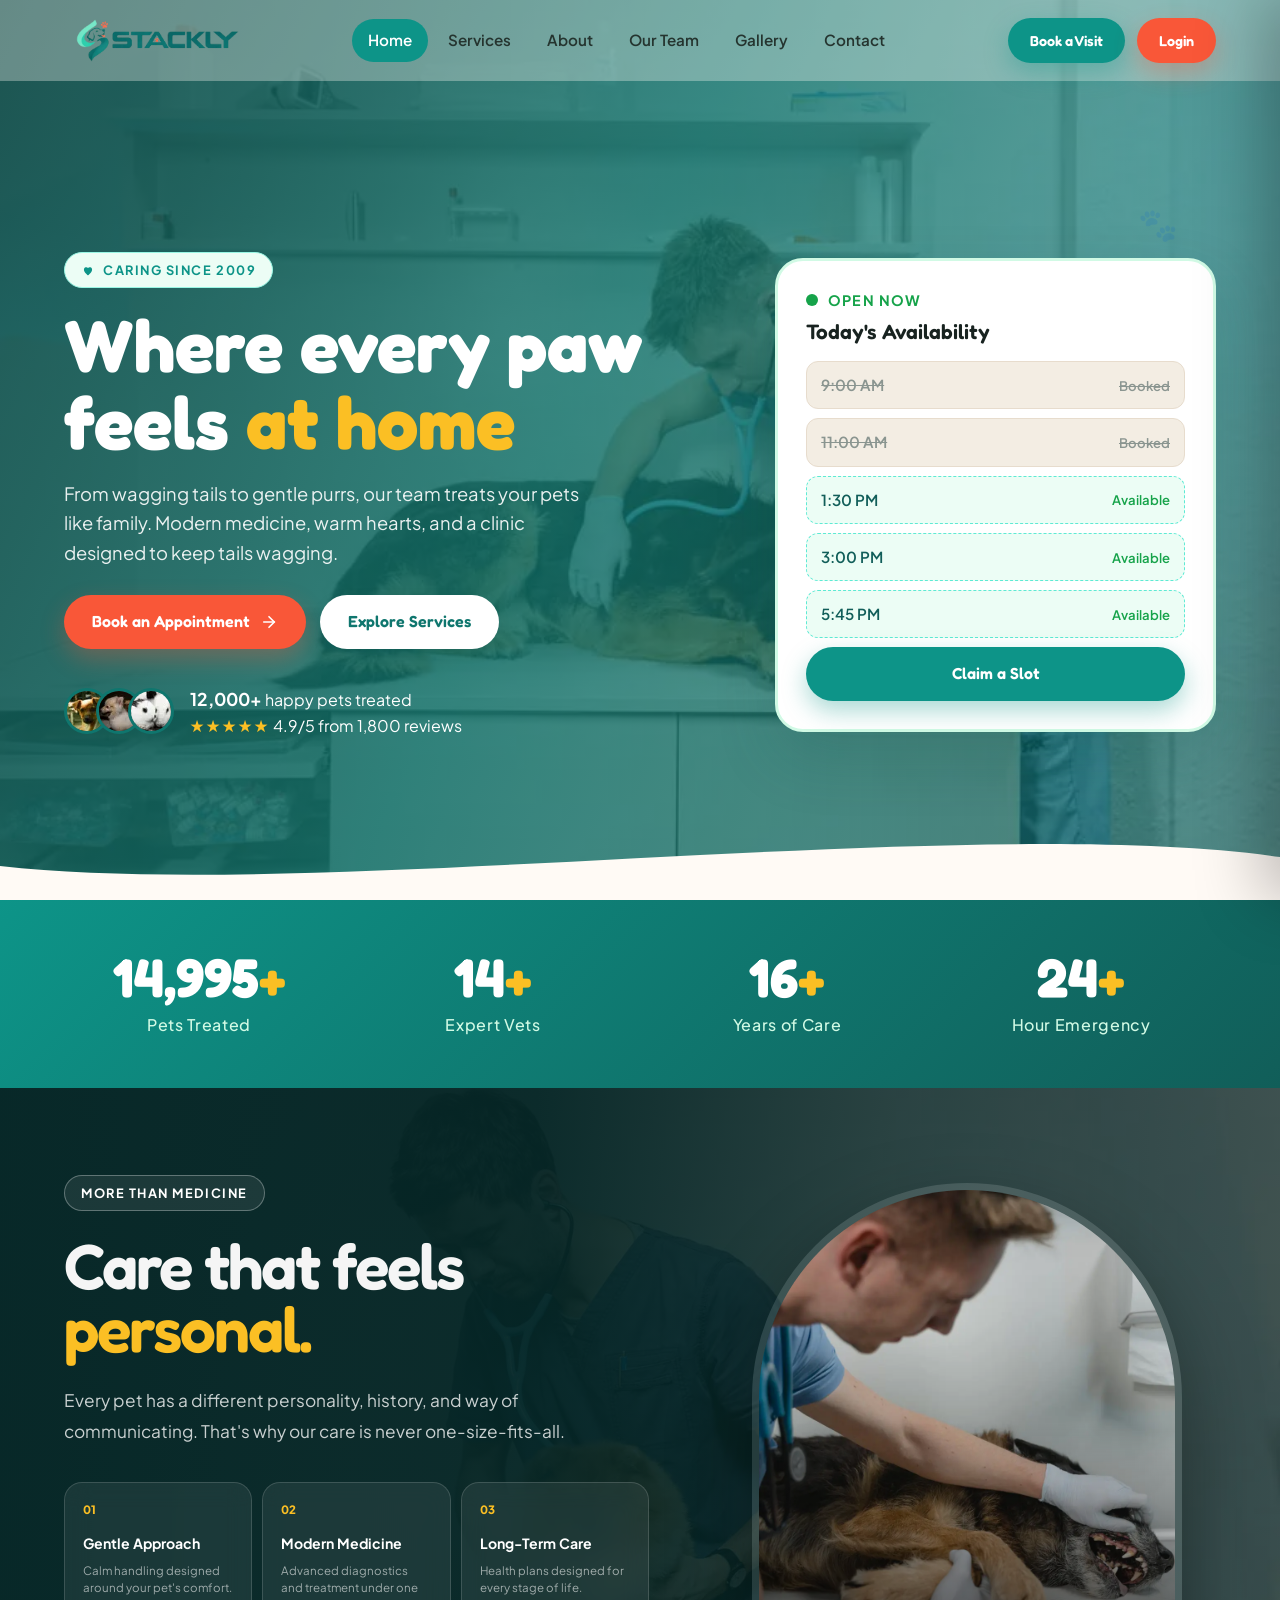
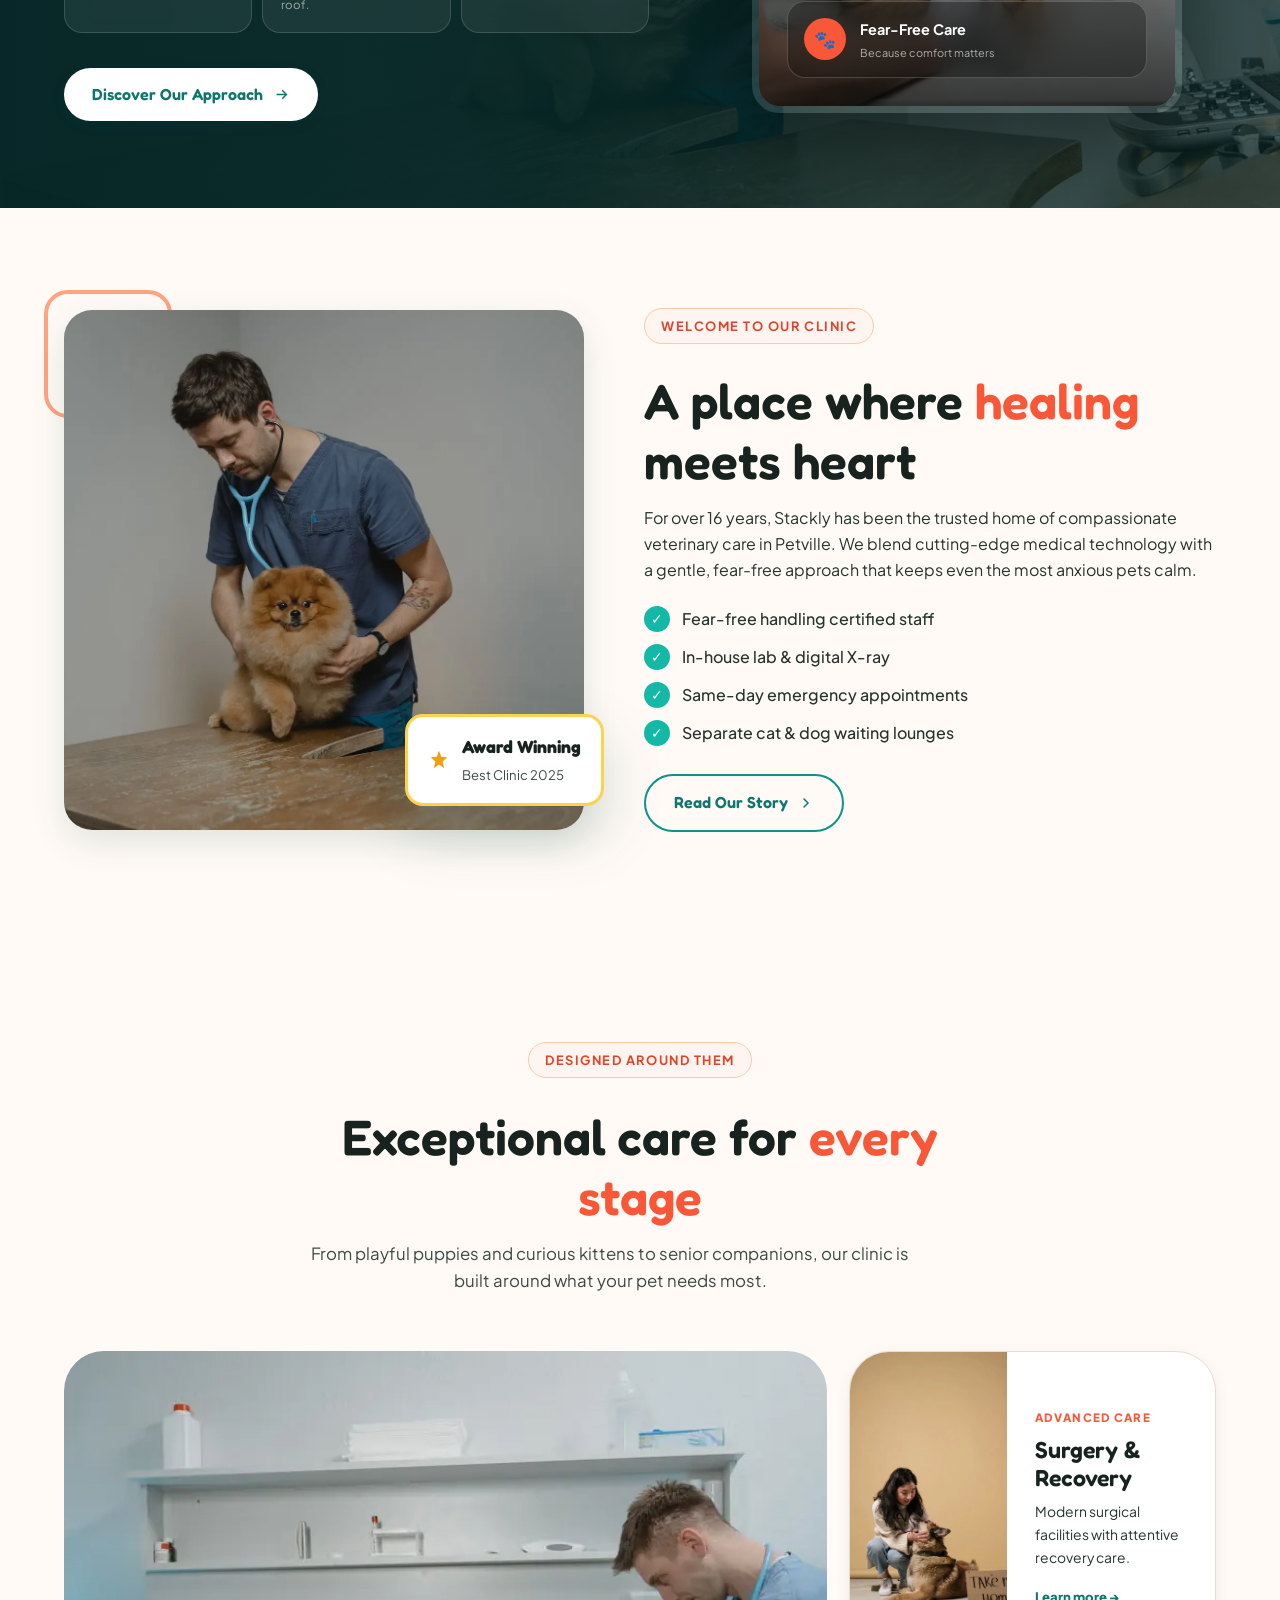
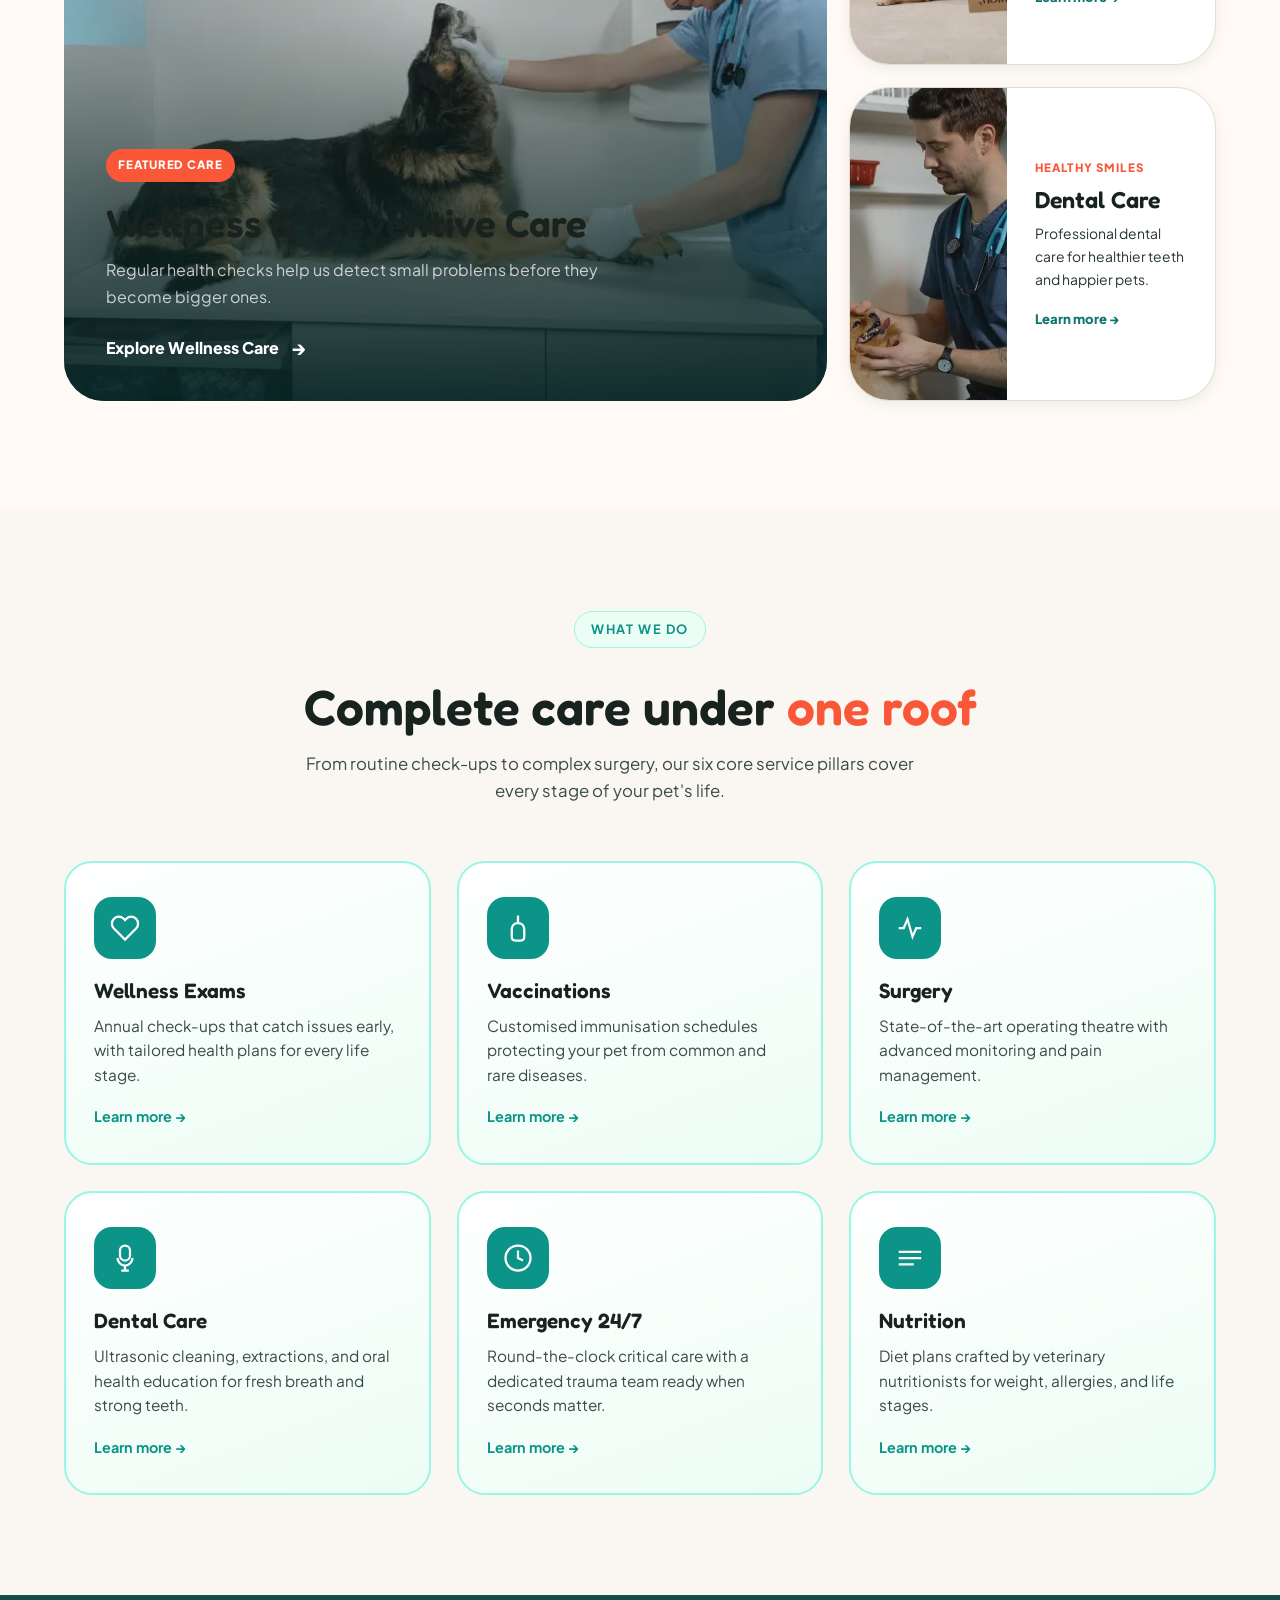
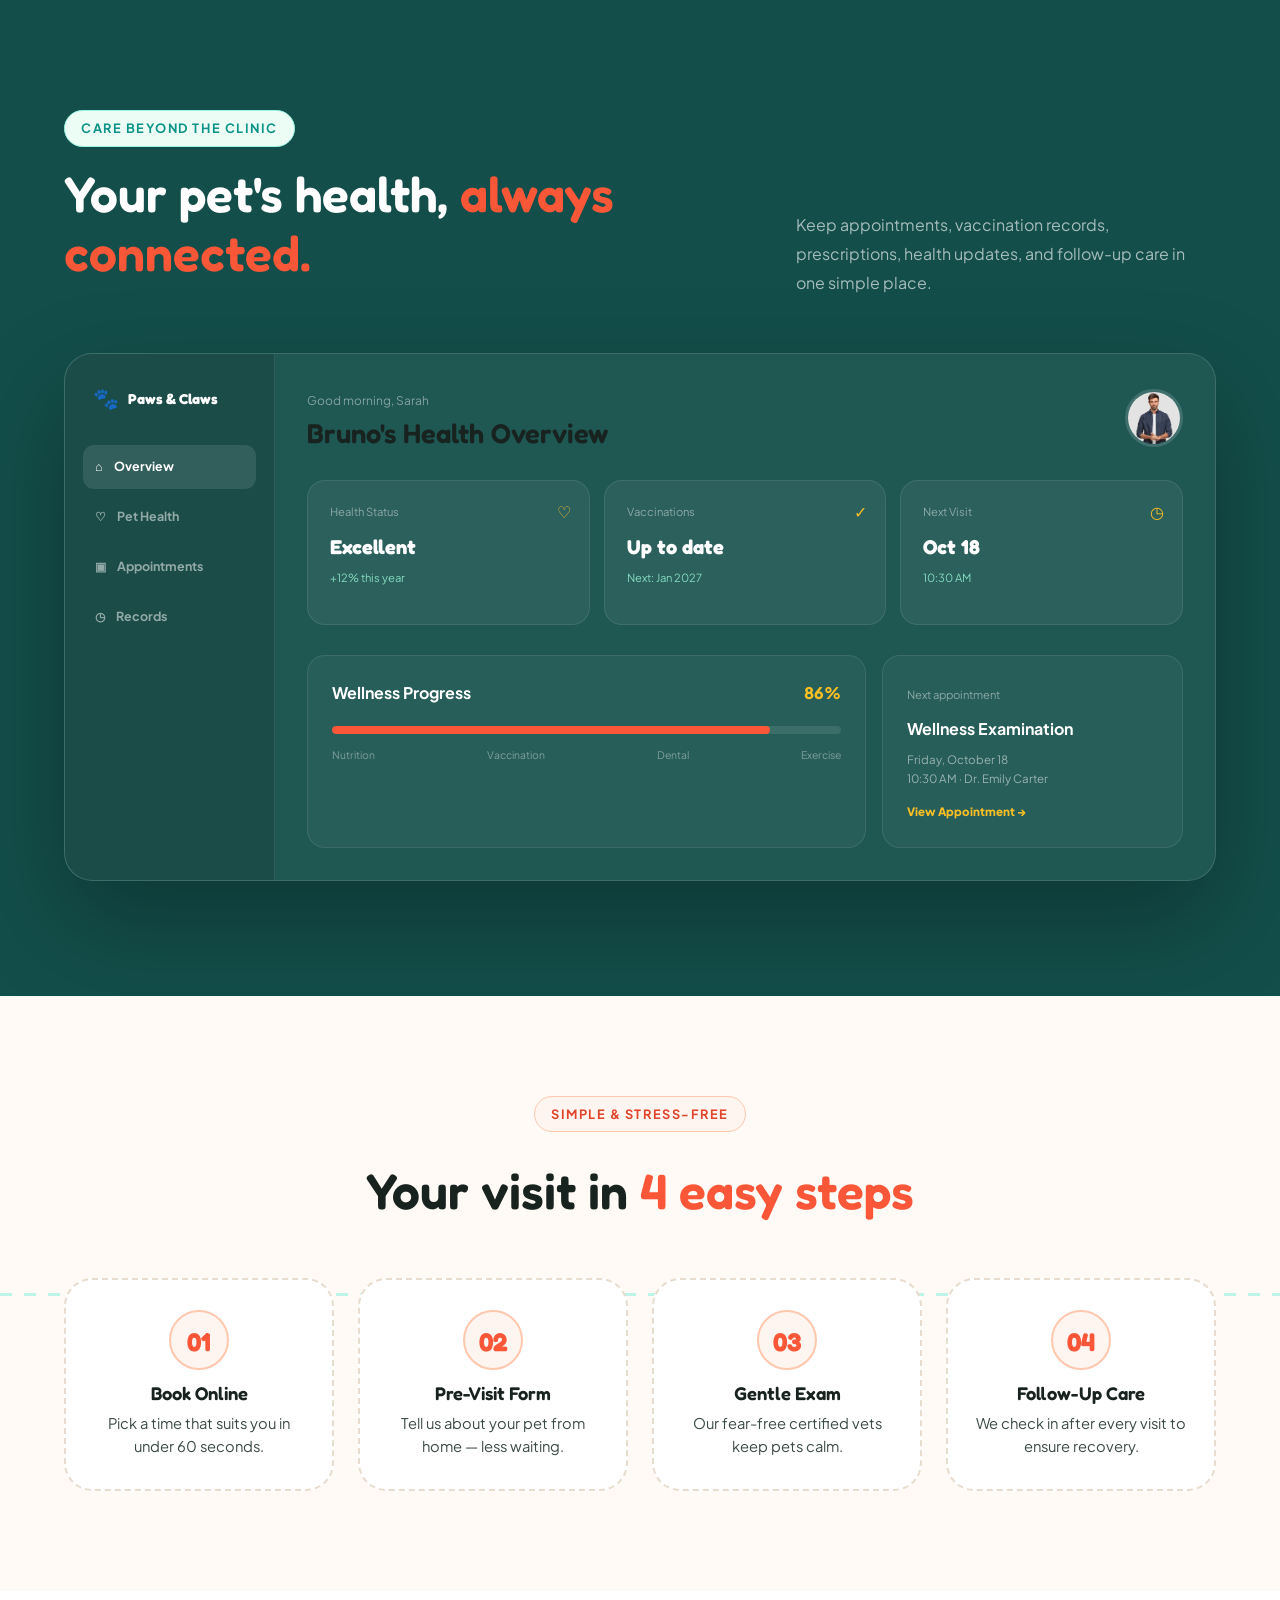
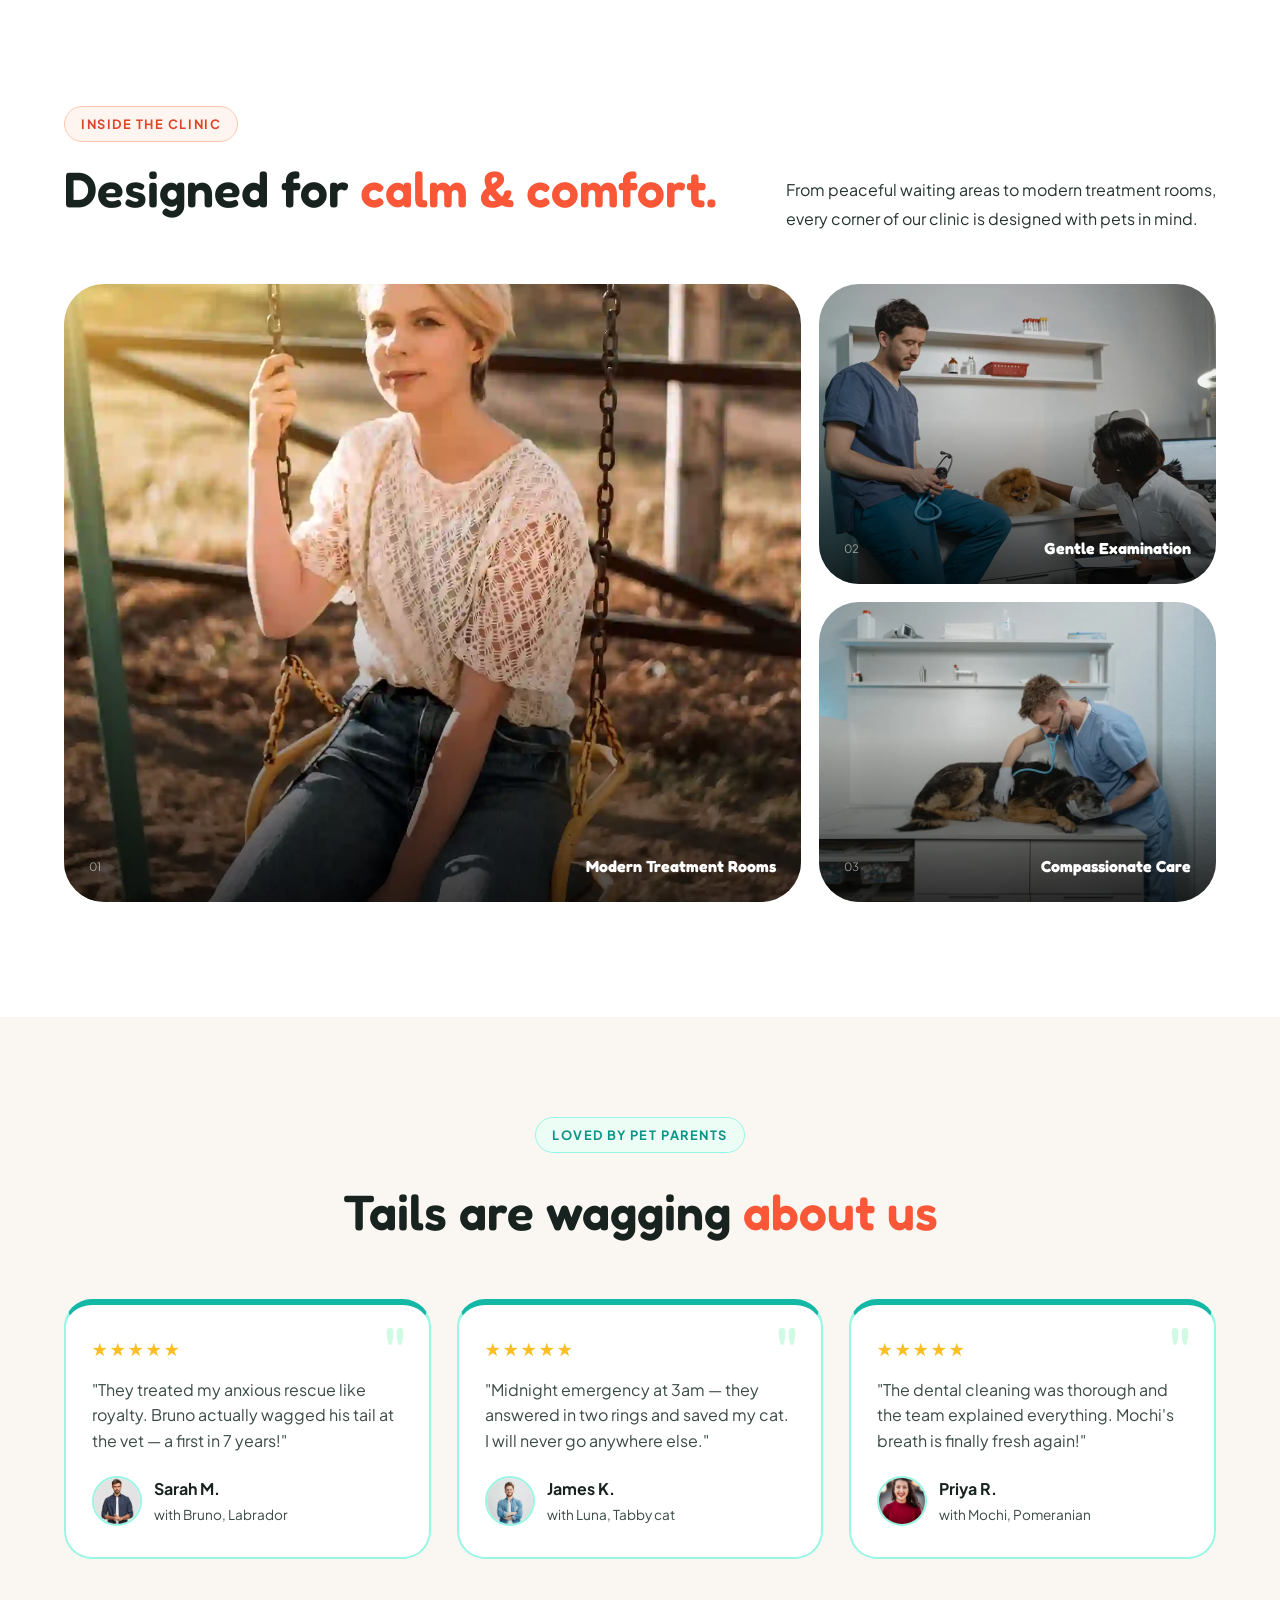
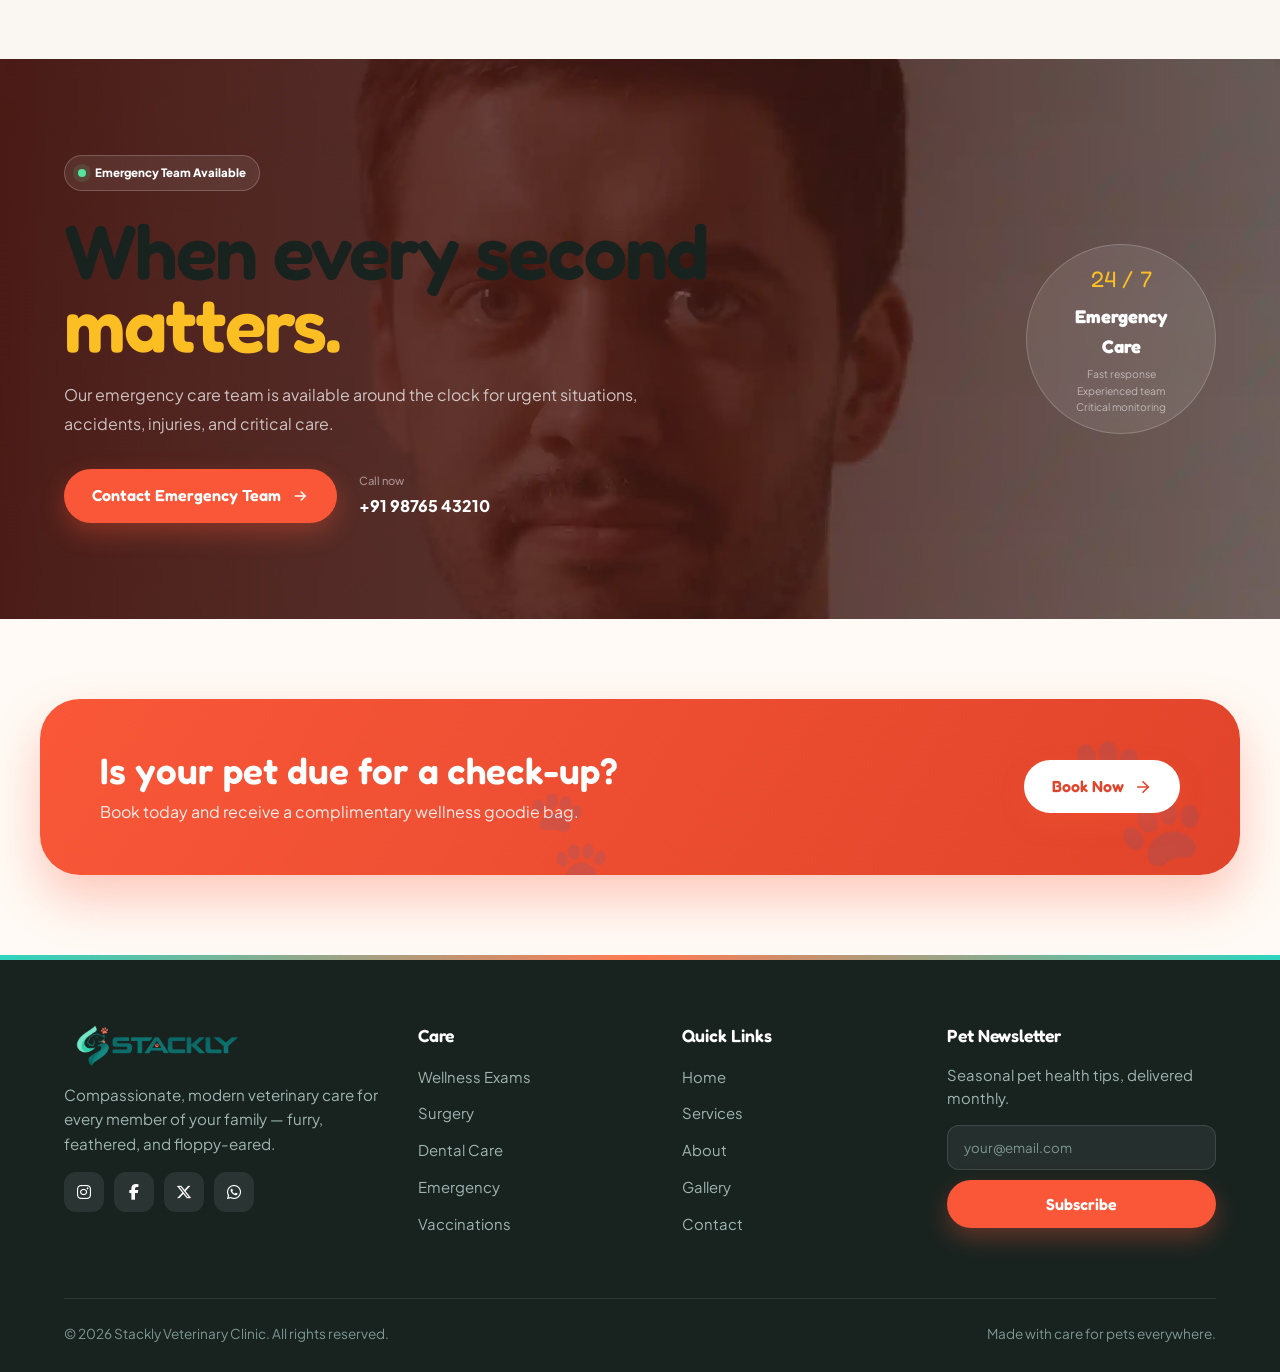
<file: index.html>
<!DOCTYPE html>
<html lang="en">
<head>
<meta charset="UTF-8">
<meta name="viewport" content="width=device-width, initial-scale=1.0">
<title>Stackly Veterinary Clinic — Compassionate Care for Every Pet</title>
<link
  rel="stylesheet"
  href="https://cdnjs.cloudflare.com/ajax/libs/font-awesome/6.5.2/css/all.min.css"
/>
<link rel="stylesheet" href="css/theme.css">
<link rel="stylesheet" href="css/home.css">
</head>
<body>

<!-- ============ HERO ============ -->
<section class="hero" id="home">
  <div class="hero-bg">
    <img src="images/doctor1.webp" alt="Veterinarian examining a dog">
    <div class="hero-overlay"></div>
  </div>
  <div class="container hero-content">
    <div class="hero-text reveal">
      <span class="eyebrow"><svg width="14" height="14" viewBox="0 0 24 24" fill="currentColor"><path d="M12 21s-7-4.5-7-10a4 4 0 0 1 7-2.5A4 4 0 0 1 19 11c0 5.5-7 10-7 10z"/></svg> Caring since 2009</span>
      <h1>Where every paw<br>feels <span class="hl">at home</span></h1>
      <p>From wagging tails to gentle purrs, our team treats your pets like family. Modern medicine, warm hearts, and a clinic designed to keep tails wagging.</p>
      <div class="hero-btns">
        <a href="error.html" class="btn btn-coral">Book an Appointment
          <svg width="18" height="18" viewBox="0 0 24 24" fill="none" stroke="currentColor" stroke-width="2.2" stroke-linecap="round"><line x1="5" y1="12" x2="19" y2="12"/><polyline points="12 5 19 12 12 19"/></svg>
        </a>
        <a href="error.html" class="btn btn-light">Explore Services</a>
      </div>
      <div class="hero-trust">
        <div class="avatars">
          <img src="images/pet1.webp" alt="">
          <img src="images/pet2.webp" alt="">
          <img src="images/pet3.webp" alt="">
        </div>
        <div><strong>12,000+</strong> happy pets treated<br><span class="stars">★★★★★</span> 4.9/5 from 1,800 reviews</div>
      </div>
    </div>
    <div class="hero-card reveal delay-2">
      <div class="hero-card-top">
        <div class="hc-pulse"></div>
        <span>Open Now</span>
      </div>
      <h3>Today's Availability</h3>
      <div class="hc-slot booked"><span>9:00 AM</span><em>Booked</em></div>
      <div class="hc-slot booked"><span>11:00 AM</span><em>Booked</em></div>
      <div class="hc-slot open"><span>1:30 PM</span><em>Available</em></div>
      <div class="hc-slot open"><span>3:00 PM</span><em>Available</em></div>
      <div class="hc-slot open"><span>5:45 PM</span><em>Available</em></div>
      <a href="error.html" class="btn btn-primary btn-block">Claim a Slot</a>
    </div>
  </div>
  <div class="hero-wave"><svg viewBox="0 0 1440 100" preserveAspectRatio="none"><path d="M0,60 C360,100 1080,0 1440,50 L1440,100 L0,100 Z" fill="var(--cream)"/></svg></div>
</section>

<!-- ============ STATS BAND ============ -->
<section class="stats-band">
  <div class="container stats-grid">
    <div class="stat reveal"><div class="stat-num" data-count="15000">0</div><div class="stat-label">Pets Treated</div></div>
    <div class="stat reveal delay-1"><div class="stat-num" data-count="14">0</div><div class="stat-label">Expert Vets</div></div>
    <div class="stat reveal delay-2"><div class="stat-num" data-count="16">0</div><div class="stat-label">Years of Care</div></div>
    <div class="stat reveal delay-3"><div class="stat-num" data-count="24">0</div><div class="stat-label">Hour Emergency</div></div>
  </div>
</section>

<!-- ============ CARE THAT FEELS PERSONAL ============ -->
<section class="personal-care">
  <div class="personal-care-bg">
    <img
      src="images/doctor2.webp"
      alt="Veterinarian caring for a pet"
    >
    <div class="personal-care-overlay"></div>
  </div>

  <div class="container personal-care-inner">

    <!-- LEFT CONTENT -->
    <div class="personal-care-content reveal">

      <span class="eyebrow light-eyebrow">
        More than medicine
      </span>

      <h2>
        Care that feels
        <span>personal.</span>
      </h2>

      <p>
        Every pet has a different personality, history, and way of
        communicating. That's why our care is never one-size-fits-all.
      </p>

      <div class="personal-points">

        <div>
          <span>01</span>
          <strong>Gentle Approach</strong>
          <p>Calm handling designed around your pet's comfort.</p>
        </div>

        <div>
          <span>02</span>
          <strong>Modern Medicine</strong>
          <p>Advanced diagnostics and treatment under one roof.</p>
        </div>

        <div>
          <span>03</span>
          <strong>Long-Term Care</strong>
          <p>Health plans designed for every stage of life.</p>
        </div>

      </div>

      <a href="error.html" class="btn btn-light">
        Discover Our Approach

        <svg width="17" height="17" viewBox="0 0 24 24"
          fill="none" stroke="currentColor" stroke-width="2">
          <path d="M5 12h14"></path>
          <path d="m13 6 6 6-6 6"></path>
        </svg>
      </a>

    </div>


    <!-- RIGHT IMAGE -->
    <div class="personal-care-visual reveal delay-2">

      <div class="personal-image-frame">

        <img
          src="images/doctor3.webp"
          alt="Veterinarian gently examining a dog"
        >

        <div class="personal-image-overlay"></div>

        <div class="personal-image-content">
          <span>🐾</span>
          <div>
            <strong>Fear-Free Care</strong>
            <small>Because comfort matters</small>
          </div>
        </div>

      </div>

      <!-- FLOATING CARD -->
      <!-- <div class="personal-floating-card">
        <div class="floating-icon">✓</div>
        <div>
          <strong>12,000+</strong>
          <span>Happy pets cared for</span>
        </div>
      </div> -->

    </div>

  </div>
</section>

<!-- ============ WELCOME / INTRO ============ -->
<section class="welcome">
  <div class="container welcome-grid">
    <div class="welcome-img reveal left">
      <img src="images/doctor2.webp" alt="Vet checking a Pomeranian">
      <div class="welcome-badge">
        <svg width="22" height="22" viewBox="0 0 24 24" fill="currentColor"><path d="M12 2l2.5 6.5L21 9l-5 4.5L17.5 21 12 17l-5.5 4L8 13.5 3 9l6.5-.5z"/></svg>
        <div><strong>Award Winning</strong><span>Best Clinic 2025</span></div>
      </div>
    </div>
    <div class="welcome-text reveal right">
      <span class="eyebrow coral">Welcome to our clinic</span>
      <h2 class="section-title">A place where <span class="hl">healing</span><br>meets heart</h2>
      <p>For over 16 years, Stackly has been the trusted home of compassionate veterinary care in Petville. We blend cutting-edge medical technology with a gentle, fear-free approach that keeps even the most anxious pets calm.</p>
      <ul class="welcome-list">
        <li><span class="tick">✓</span> Fear-free handling certified staff</li>
        <li><span class="tick">✓</span> In-house lab &amp; digital X-ray</li>
        <li><span class="tick">✓</span> Same-day emergency appointments</li>
        <li><span class="tick">✓</span> Separate cat &amp; dog waiting lounges</li>
      </ul>
      <a href="error.html" class="btn btn-ghost">Read Our Story
        <svg width="16" height="16" viewBox="0 0 24 24" fill="none" stroke="currentColor" stroke-width="2.2" stroke-linecap="round"><polyline points="9 18 15 12 9 6"/></svg>
      </a>
    </div>
  </div>
</section>

<!-- ============ FEATURED PET CARE ============ -->
<section class="featured-care">
  <div class="container">

    <div class="section-head reveal">
      <span class="eyebrow coral">Designed around them</span>

      <h2 class="section-title">
        Exceptional care for
        <span class="hl">every stage</span>
      </h2>

      <p class="section-sub">
        From playful puppies and curious kittens to senior companions,
        our clinic is built around what your pet needs most.
      </p>
    </div>

    <div class="featured-care-grid">

      <!-- LARGE FEATURE -->
      <article class="care-feature reveal">

        <img
          src="images/doctor6.webp"
          alt="Veterinarian examining a dog"
        >

        <div class="care-feature-overlay"></div>

        <div class="care-feature-content">
          <span class="care-tag">Featured Care</span>

          <h3>Wellness & Preventive Care</h3>

          <p>
            Regular health checks help us detect small problems
            before they become bigger ones.
          </p>

          <a href="error.html">
            Explore Wellness Care
            <span>→</span>
          </a>
        </div>
      </article>

      <!-- SMALL CARD -->
      <article class="care-small reveal delay-1">
        <div class="care-small-img">
          <img
            src="images/pet4.webp"
            alt="Pet surgery care"
          >
        </div>

        <div class="care-small-content">
          <span>Advanced Care</span>
          <h3>Surgery & Recovery</h3>
          <p>
            Modern surgical facilities with attentive recovery care.
          </p>

          <a href="error.html">Learn more →</a>
        </div>
      </article>

      <!-- SMALL CARD -->
      <article class="care-small reveal delay-2">
        <div class="care-small-img">
          <img
            src="images/doctor4.webp"
            alt="Pet dental care"
          >
        </div>

        <div class="care-small-content">
          <span>Healthy Smiles</span>
          <h3>Dental Care</h3>
          <p>
            Professional dental care for healthier teeth and happier pets.
          </p>

          <a href="error.html">Learn more →</a>
        </div>
      </article>

    </div>
  </div>
</section>

<!-- ============ SERVICES PREVIEW (cards) ============ -->
<section class="home-services">
  <div class="container">
    <div class="section-head reveal">
      <span class="eyebrow">What we do</span>
      <h2 class="section-title">Complete care under <span class="hl">one roof</span></h2>
      <p class="section-sub">From routine check-ups to complex surgery, our six core service pillars cover every stage of your pet's life.</p>
    </div>
    <div class="svc-grid">
      <article class="svc-card reveal">
        <div class="svc-icon"><svg viewBox="0 0 24 24" fill="none" stroke="currentColor" stroke-width="1.8"><path d="M20.84 4.61a5.5 5.5 0 0 0-7.78 0L12 5.67l-1.06-1.06a5.5 5.5 0 0 0-7.78 7.78L12 21.23l8.84-8.84a5.5 5.5 0 0 0 0-7.78z"/></svg></div>
        <h3>Wellness Exams</h3>
        <p>Annual check-ups that catch issues early, with tailored health plans for every life stage.</p>
        <a href="error.html">Learn more →</a>
      </article>
      <article class="svc-card reveal delay-1">
        <div class="svc-icon"><svg viewBox="0 0 24 24" fill="none" stroke="currentColor" stroke-width="1.8"><path d="M12 2v6m0 0c-3 0-5 2-5 5v6c0 2 1 3 3 3h4c2 0 3-1 3-3v-6c0-3-2-5-5-5z"/></svg></div>
        <h3>Vaccinations</h3>
        <p>Customised immunisation schedules protecting your pet from common and rare diseases.</p>
        <a href="error.html">Learn more →</a>
      </article>
      <article class="svc-card reveal delay-2">
        <div class="svc-icon"><svg viewBox="0 0 24 24" fill="none" stroke="currentColor" stroke-width="1.8"><path d="M3 12h4l3-7 4 14 3-7h4"/></svg></div>
        <h3>Surgery</h3>
        <p>State-of-the-art operating theatre with advanced monitoring and pain management.</p>
        <a href="error.html">Learn more →</a>
      </article>
      <article class="svc-card reveal delay-3">
        <div class="svc-icon"><svg viewBox="0 0 24 24" fill="none" stroke="currentColor" stroke-width="1.8"><path d="M12 2a4 4 0 0 0-4 4v4a4 4 0 0 0 8 0V6a4 4 0 0 0-4-4zM6 12a6 6 0 0 0 12 0M12 18v4M9 22h6"/></svg></div>
        <h3>Dental Care</h3>
        <p>Ultrasonic cleaning, extractions, and oral health education for fresh breath and strong teeth.</p>
        <a href="error.html">Learn more →</a>
      </article>
      <article class="svc-card reveal delay-4">
        <div class="svc-icon"><svg viewBox="0 0 24 24" fill="none" stroke="currentColor" stroke-width="1.8"><circle cx="12" cy="12" r="10"/><path d="M12 6v6l4 2"/></svg></div>
        <h3>Emergency 24/7</h3>
        <p>Round-the-clock critical care with a dedicated trauma team ready when seconds matter.</p>
        <a href="error.html">Learn more →</a>
      </article>
      <article class="svc-card reveal">
        <div class="svc-icon"><svg viewBox="0 0 24 24" fill="none" stroke="currentColor" stroke-width="1.8"><path d="M3 7h18M3 12h18M3 17h12"/></svg></div>
        <h3>Nutrition</h3>
        <p>Diet plans crafted by veterinary nutritionists for weight, allergies, and life stages.</p>
        <a href="error.html">Learn more →</a>
      </article>
    </div>
  </div>
</section>

<!-- ============ CARE TEAM ============ -->
<!-- <section class="care-team">
  <div class="care-team-bg">
    <img
      src="https://images.pexels.com/photos/5452293/pexels-photo-5452293.jpeg?auto=compress&cs=tinysrgb&w=1600"
      alt="Veterinary team"
    >
    <div class="care-team-overlay"></div>
  </div>

  <div class="container care-team-inner">

    <div class="team-panel reveal">

      <span class="eyebrow coral">
        The people behind the paws
      </span>

      <h2>
        Meet the team
        <span>who cares.</span>
      </h2>

      <p>
        Our veterinarians, nurses, and care specialists bring together
        experience, empathy, and a genuine love for animals.
      </p>

      <div class="team-mini-grid">

        <div class="team-mini">
          <div class="team-mini-icon">14+</div>
          <div>
            <strong>Expert Vets</strong>
            <span>Experienced professionals</span>
          </div>
        </div>

        <div class="team-mini">
          <div class="team-mini-icon">16</div>
          <div>
            <strong>Years Experience</strong>
            <span>Trusted veterinary care</span>
          </div>
        </div>

        <div class="team-mini">
          <div class="team-mini-icon">24/7</div>
          <div>
            <strong>Emergency Care</strong>
            <span>Here when you need us</span>
          </div>
        </div>

        <div class="team-mini">
          <div class="team-mini-icon">4.9</div>
          <div>
            <strong>Pet Parent Rating</strong>
            <span>Loved by families</span>
          </div>
        </div>

      </div>

      <a href="about.html" class="btn btn-primary">
        Meet Our Team
        <svg width="17" height="17" viewBox="0 0 24 24"
          fill="none" stroke="currentColor" stroke-width="2">
          <path d="M5 12h14"></path>
          <path d="m13 6 6 6-6 6"></path>
        </svg>
      </a>

    </div>

  </div>
</section> -->

<!-- ============ PET HEALTH DASHBOARD ============ -->
<section class="health-dashboard">

  <div class="container">

    <div class="health-dashboard-head reveal">

      <div>
        <span class="eyebrow">Care beyond the clinic</span>

        <h2 class="section-title">
          Your pet's health,
          <span class="hl">always connected.</span>
        </h2>
      </div>

      <p>
        Keep appointments, vaccination records, prescriptions,
        health updates, and follow-up care in one simple place.
      </p>

    </div>

    <div class="dashboard-window reveal">

      <!-- SIDEBAR -->
      <aside class="dashboard-sidebar">

        <div class="dash-logo">
          <span>🐾</span>
          <strong>Paws & Claws</strong>
        </div>

        <nav>
          <a class="active" href="#">
            <span>⌂</span>
            Overview
          </a>

          <a href="#">
            <span>♡</span>
            Pet Health
          </a>

          <a href="#">
            <span>▣</span>
            Appointments
          </a>

          <a href="#">
            <span>◷</span>
            Records
          </a>
        </nav>

      </aside>

      <!-- DASHBOARD MAIN -->
      <div class="dashboard-main">

        <div class="dashboard-top">

          <div>
            <span>Good morning, Sarah</span>
            <h3>Bruno's Health Overview</h3>
          </div>

          <div class="pet-avatar">
            <img
              src="images/team1.webp"
              alt="Bruno"
            >
          </div>

        </div>

        <div class="dashboard-cards">

          <div class="health-card">
            <span class="health-icon">♡</span>
            <small>Health Status</small>
            <strong>Excellent</strong>
            <em>+12% this year</em>
          </div>

          <div class="health-card">
            <span class="health-icon">✓</span>
            <small>Vaccinations</small>
            <strong>Up to date</strong>
            <em>Next: Jan 2027</em>
          </div>

          <div class="health-card">
            <span class="health-icon">◷</span>
            <small>Next Visit</small>
            <strong>Oct 18</strong>
            <em>10:30 AM</em>
          </div>

        </div>

        <div class="dashboard-bottom">

          <div class="health-progress">

            <div class="health-progress-head">
              <strong>Wellness Progress</strong>
              <span>86%</span>
            </div>

            <div class="progress-track">
              <span></span>
            </div>

            <div class="progress-labels">
              <span>Nutrition</span>
              <span>Vaccination</span>
              <span>Dental</span>
              <span>Exercise</span>
            </div>

          </div>

          <div class="next-appointment">

            <span>Next appointment</span>

            <strong>Wellness Examination</strong>

            <p>
              Friday, October 18<br>
              10:30 AM · Dr. Emily Carter
            </p>

            <a href="error.html">
              View Appointment →
            </a>

          </div>

        </div>

      </div>

    </div>
  </div>
</section>

<!-- ============ HOW IT WORKS ============ -->
<section class="howitworks">
  <div class="container">
    <div class="section-head reveal">
      <span class="eyebrow coral">Simple &amp; stress-free</span>
      <h2 class="section-title">Your visit in <span class="hl">4 easy steps</span></h2>
    </div>
    <div class="steps-track">
      <div class="step reveal"><span class="step-num">01</span><h4>Book Online</h4><p>Pick a time that suits you in under 60 seconds.</p></div>
      <div class="step reveal delay-1"><span class="step-num">02</span><h4>Pre-Visit Form</h4><p>Tell us about your pet from home — less waiting.</p></div>
      <div class="step reveal delay-2"><span class="step-num">03</span><h4>Gentle Exam</h4><p>Our fear-free certified vets keep pets calm.</p></div>
      <div class="step reveal delay-3"><span class="step-num">04</span><h4>Follow-Up Care</h4><p>We check in after every visit to ensure recovery.</p></div>
    </div>
  </div>
</section>

<!-- ============ INSIDE PAWS & CLAWS ============ -->
<section class="clinic-gallery">

  <div class="container">

    <div class="gallery-head reveal">

      <div>
        <span class="eyebrow coral">Inside the clinic</span>

        <h2 class="section-title">
          Designed for
          <span class="hl">calm & comfort.</span>
        </h2>
      </div>

      <p>
        From peaceful waiting areas to modern treatment rooms,
        every corner of our clinic is designed with pets in mind.
      </p>

    </div>

    <div class="gallery-grid">

      <div class="gallery-item gallery-large reveal">
        <img
          src="images/person1.webp"
          alt="Veterinary clinic"
        >

        <div class="gallery-caption">
          <span>01</span>
          <strong>Modern Treatment Rooms</strong>
        </div>
      </div>

      <div class="gallery-item reveal delay-1">
        <img
          src="images/person2.webp"
          alt="Veterinarian with dog"
        >

        <div class="gallery-caption">
          <span>02</span>
          <strong>Gentle Examination</strong>
        </div>
      </div>

      <div class="gallery-item reveal delay-2">
        <img
          src="images/doctor1.webp"
          alt="Veterinary care"
        >

        <div class="gallery-caption">
          <span>03</span>
          <strong>Compassionate Care</strong>
        </div>
      </div>

    </div>

  </div>
</section>

<!-- ============ TESTIMONIALS ============ -->
<section class="home-testi">
  <div class="container">
    <div class="section-head reveal">
      <span class="eyebrow">Loved by pet parents</span>
      <h2 class="section-title">Tails are wagging <span class="hl">about us</span></h2>
    </div>
    <div class="testi-grid">
      <article class="testi-card reveal">
        <div class="testi-stars">★★★★★</div>
        <p>"They treated my anxious rescue like royalty. Bruno actually wagged his tail at the vet — a first in 7 years!"</p>
        <div class="testi-by"><img src="images/team1.webp" alt=""><div><strong>Sarah M.</strong><span>with Bruno, Labrador</span></div></div>
      </article>
      <article class="testi-card reveal delay-1">
        <div class="testi-stars">★★★★★</div>
        <p>"Midnight emergency at 3am — they answered in two rings and saved my cat. I will never go anywhere else."</p>
        <div class="testi-by"><img src="images/team2.webp" alt=""><div><strong>James K.</strong><span>with Luna, Tabby cat</span></div></div>
      </article>
      <article class="testi-card reveal delay-2">
        <div class="testi-stars">★★★★★</div>
        <p>"The dental cleaning was thorough and the team explained everything. Mochi's breath is finally fresh again!"</p>
        <div class="testi-by"><img src="images/person4.webp" alt=""><div><strong>Priya R.</strong><span>with Mochi, Pomeranian</span></div></div>
      </article>
    </div>
  </div>
</section>

<!-- ============ EMERGENCY BANNER ============ -->
<section class="emergency-section">

  <div class="emergency-bg">
    <img
      src="images/doctor5.webp"
      alt="Emergency veterinary care"
     
    >
    <div class="emergency-overlay"></div>
  </div>

  <div class="container emergency-inner reveal">

    <div class="emergency-content">

      <div class="emergency-status">
        <span></span>
        Emergency Team Available
      </div>

      <h2>
        When every second
        <span>matters.</span>
      </h2>

      <p>
        Our emergency care team is available around the clock
        for urgent situations, accidents, injuries, and critical care.
      </p>

      <div class="emergency-actions">

        <a href="error.html" class="btn btn-coral">
          Contact Emergency Team
          <svg width="18" height="18" viewBox="0 0 24 24"
            fill="none" stroke="currentColor" stroke-width="2">
            <path d="M5 12h14"></path>
            <path d="m13 6 6 6-6 6"></path>
          </svg>
        </a>

        <a href="tel:+919876543210" class="emergency-phone">
          <span>Call now</span>
          +91 98765 43210
        </a>

      </div>

    </div>

    <div class="emergency-card">

      <span>24 / 7</span>

      <strong>Emergency<br>Care</strong>

      <p>
        Fast response<br>
        Experienced team<br>
        Critical monitoring
      </p>

    </div>

  </div>
</section>

<!-- ============ CTA BANNER ============ -->
<section class="cta-banner">
  <div class="container cta-inner reveal">
    <div class="cta-text">
      <h2>Is your pet due for a check-up?</h2>
      <p>Book today and receive a complimentary wellness goodie bag.</p>
    </div>
    <a href="error.html" class="btn btn-coral">Book Now
      <svg width="18" height="18" viewBox="0 0 24 24" fill="none" stroke="currentColor" stroke-width="2.2" stroke-linecap="round"><line x1="5" y1="12" x2="19" y2="12"/><polyline points="12 5 19 12 12 19"/></svg>
    </a>
  </div>
</section>

<script src="js/shared.js"></script>
<script src="js/home.js"></script>
</body>
</html>
</file>
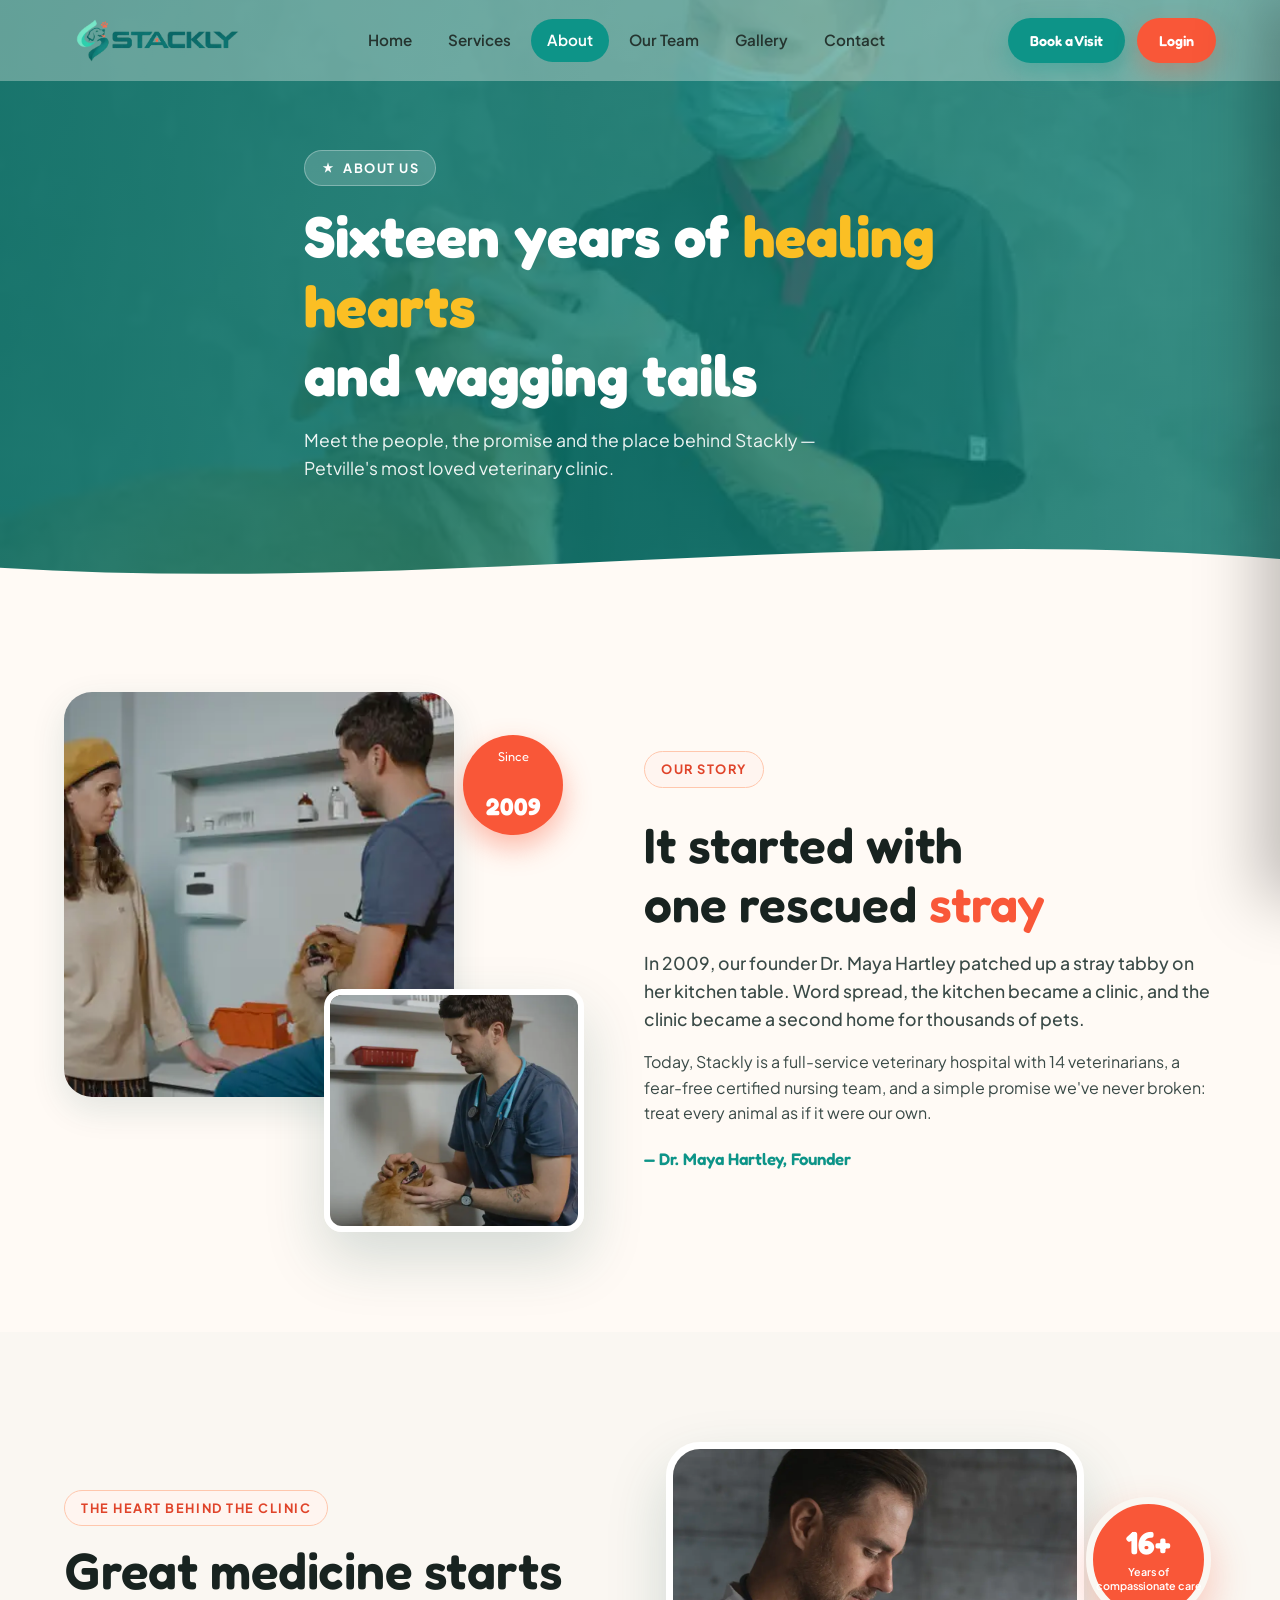
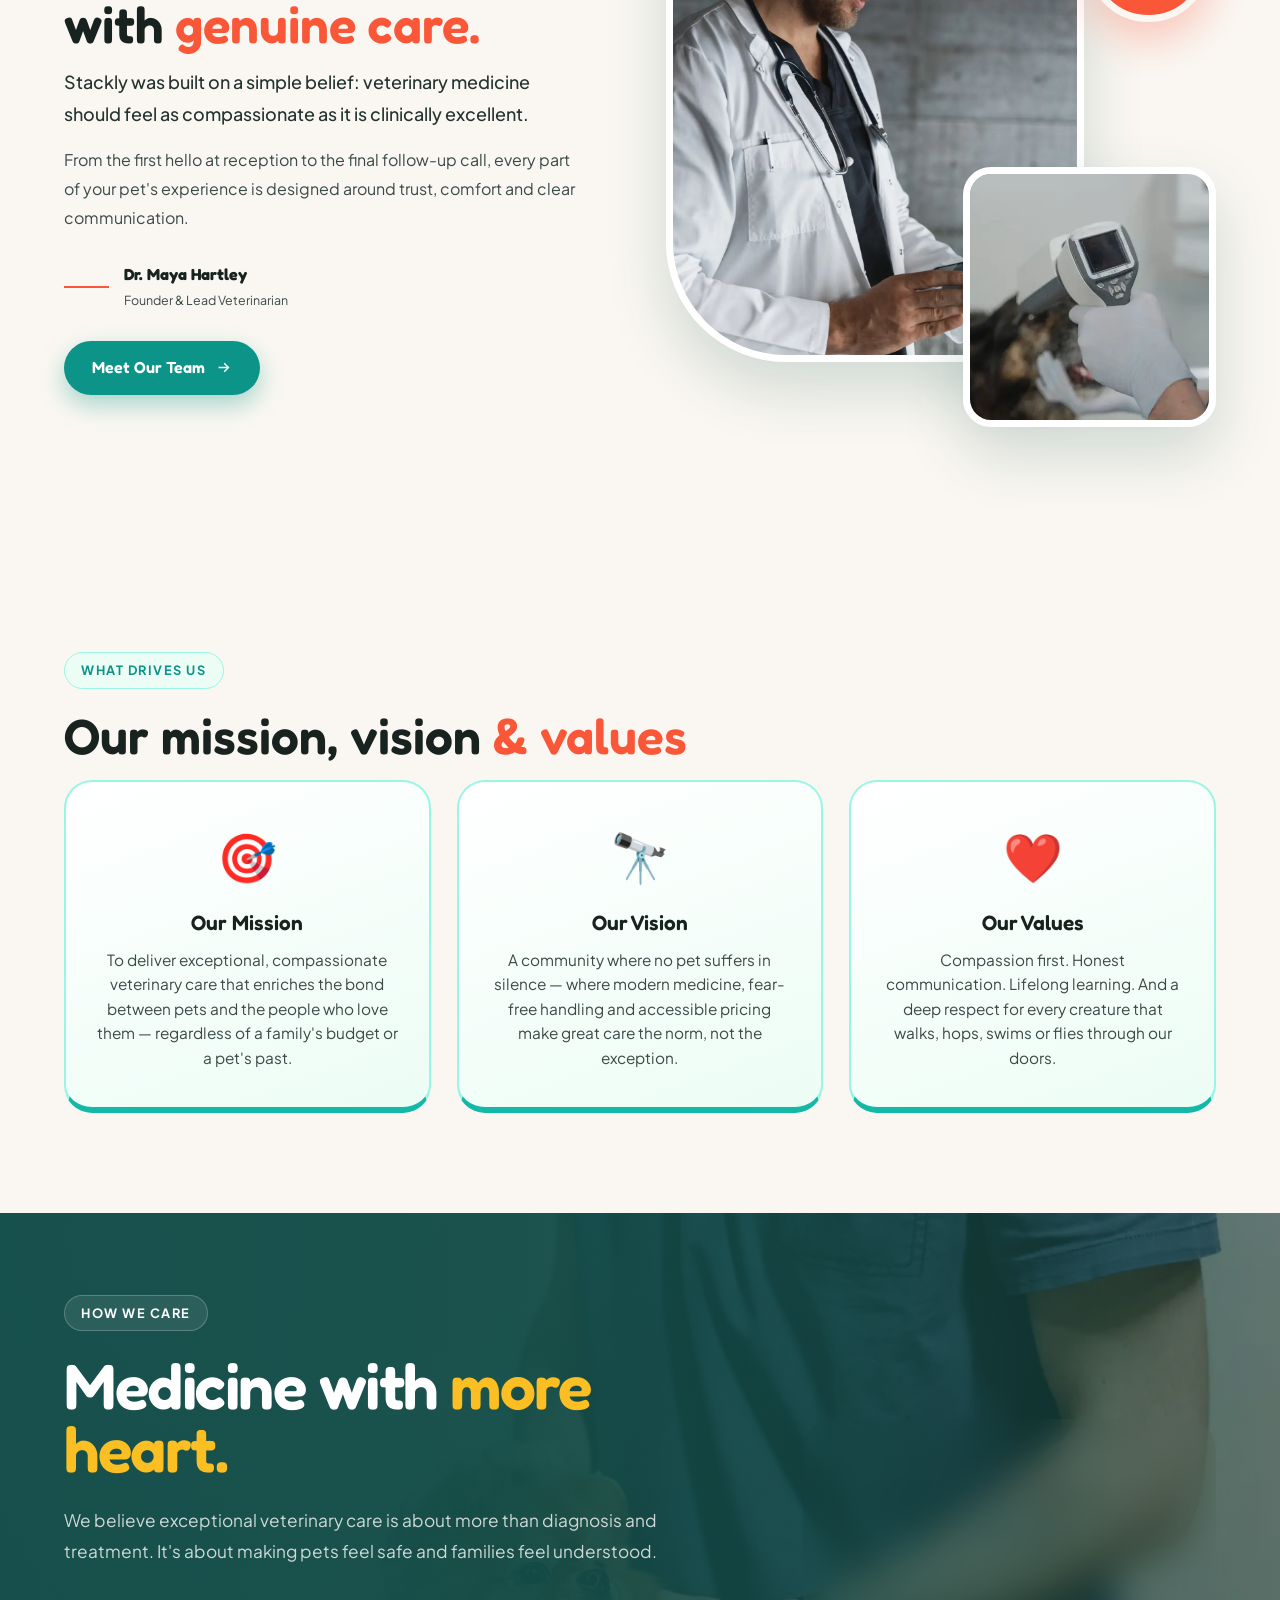
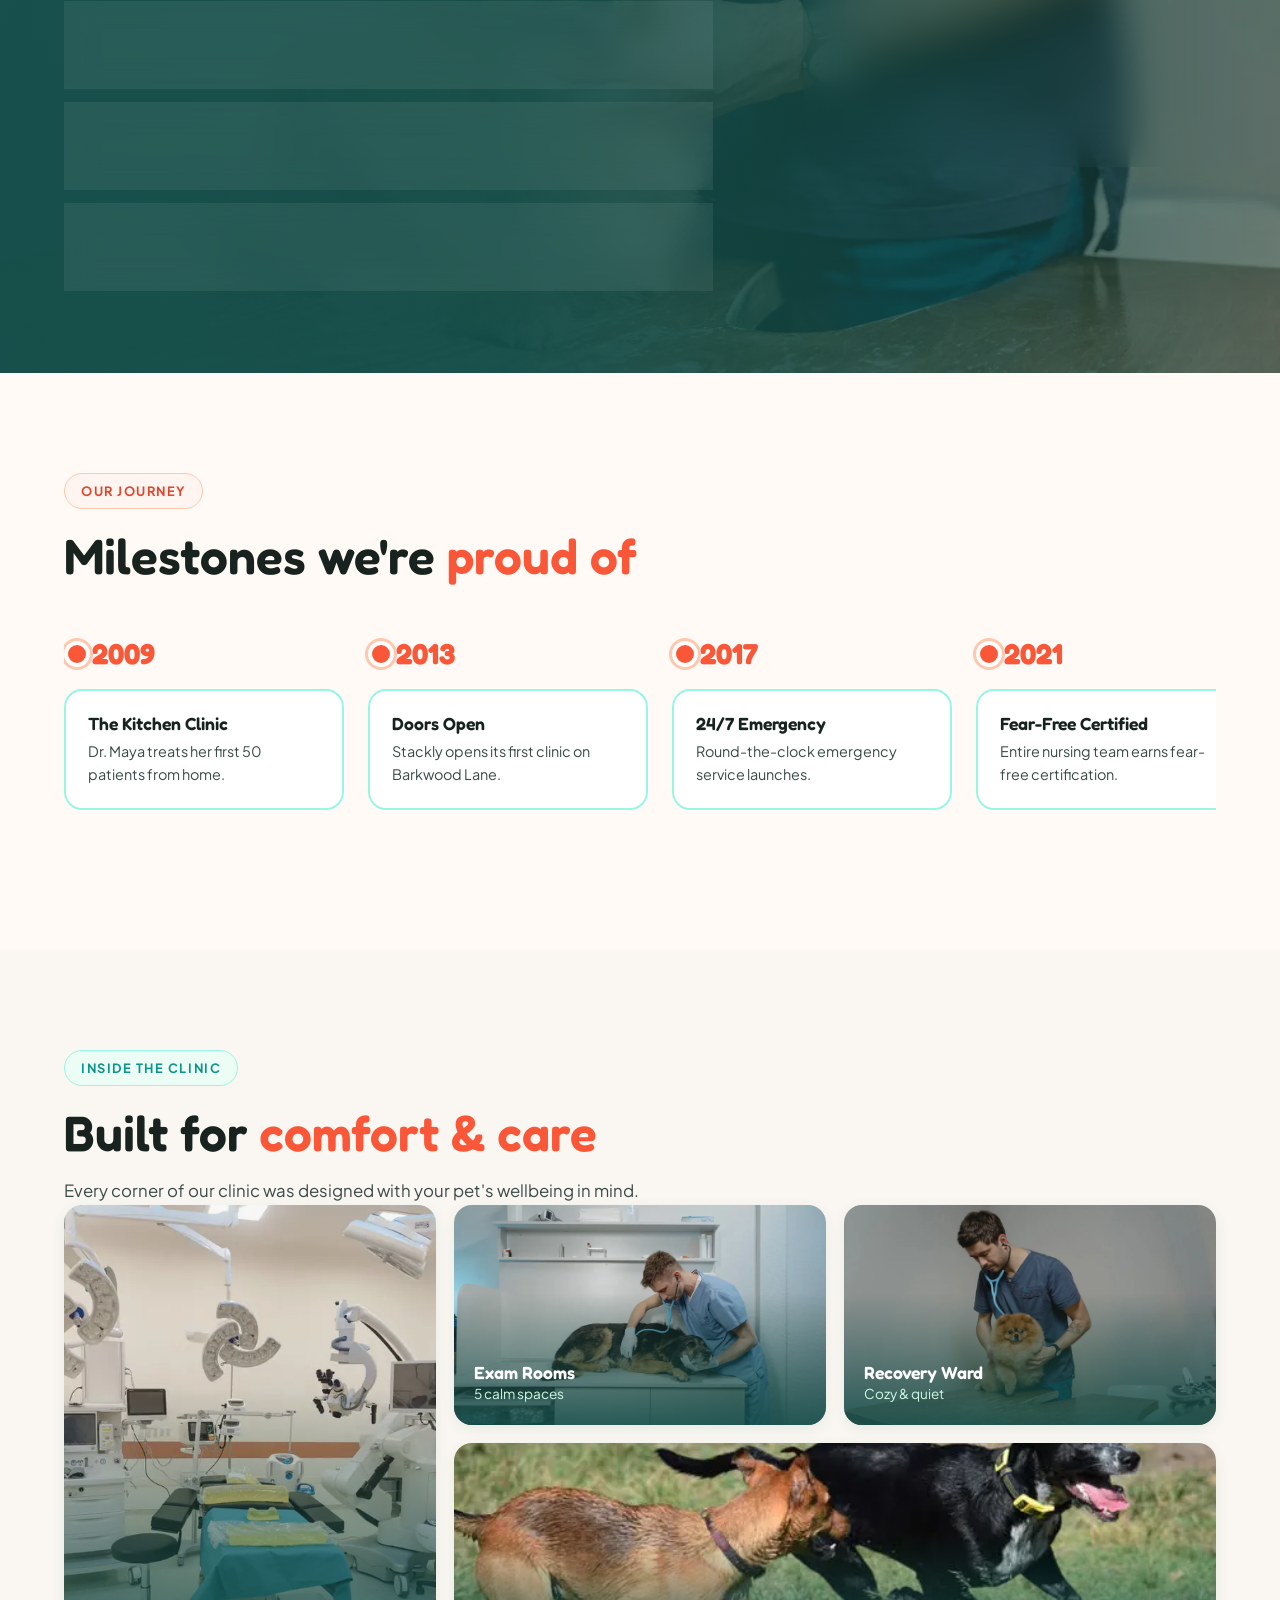
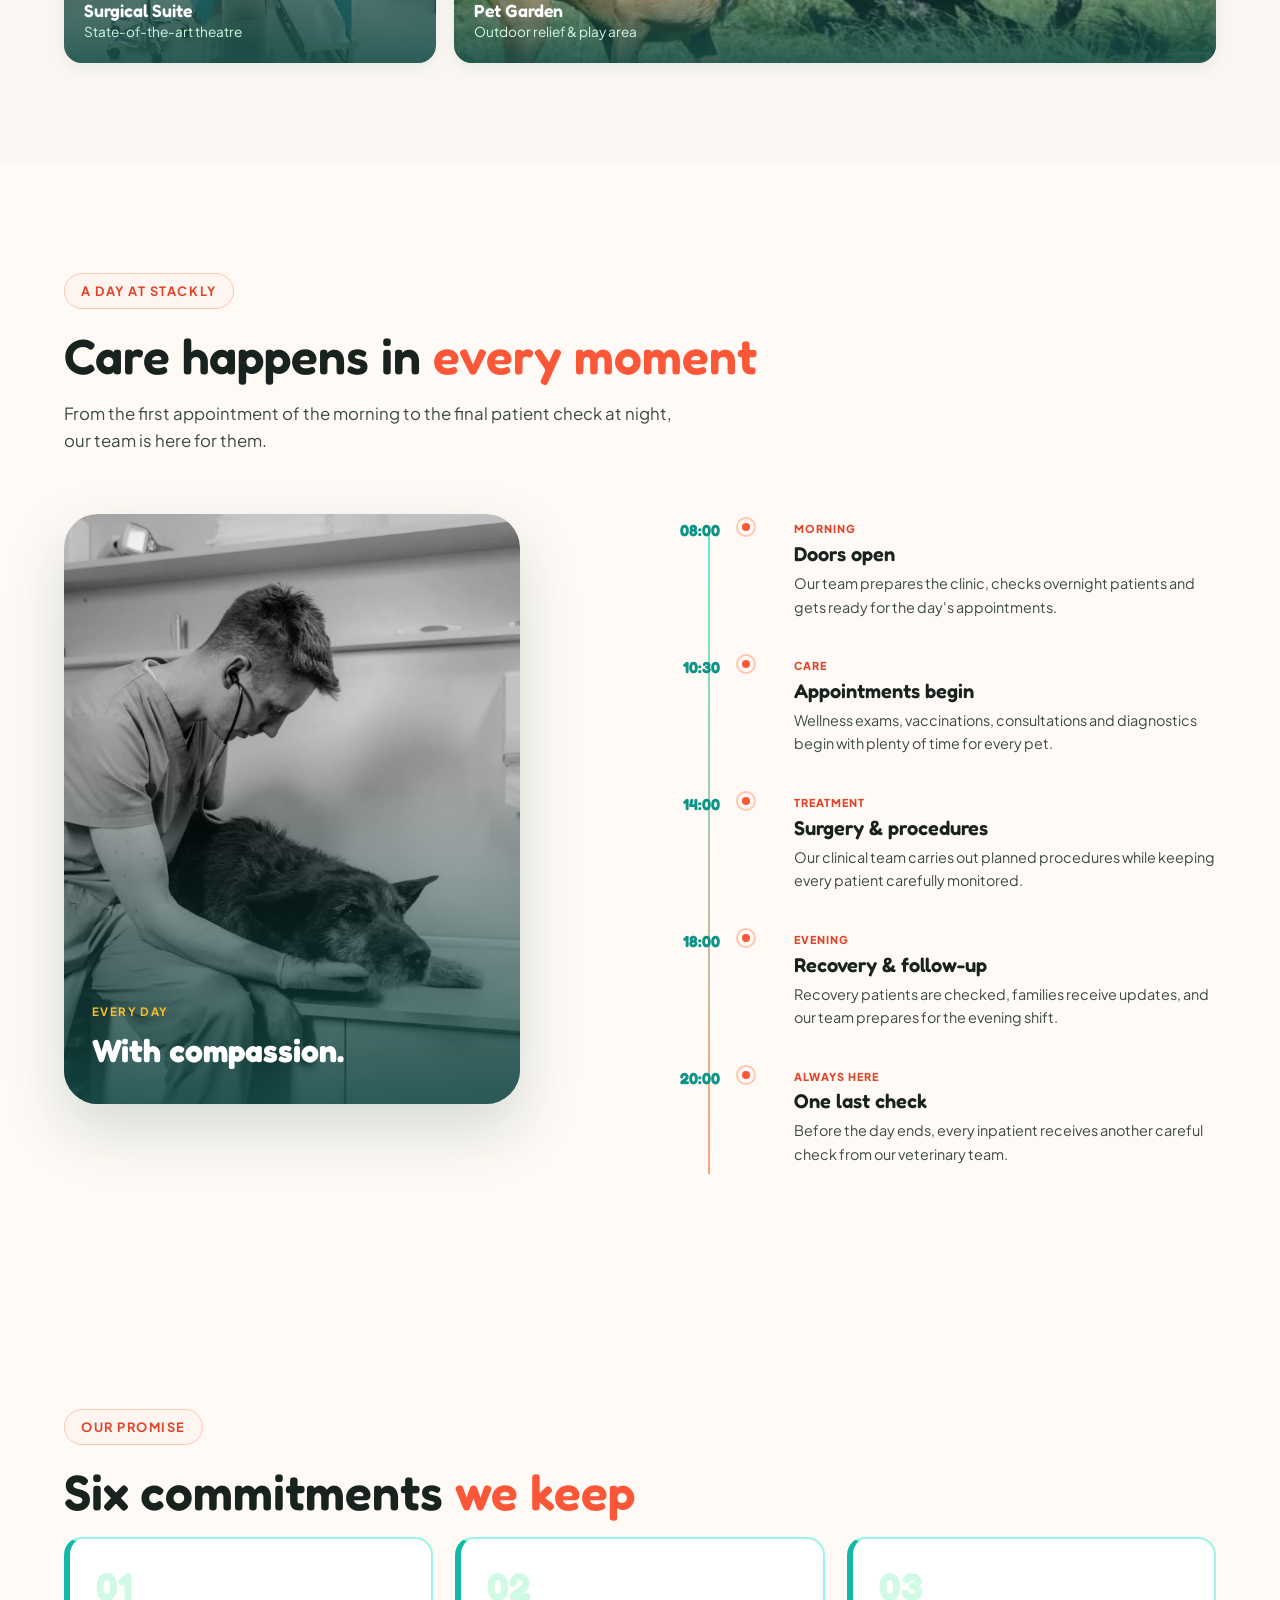
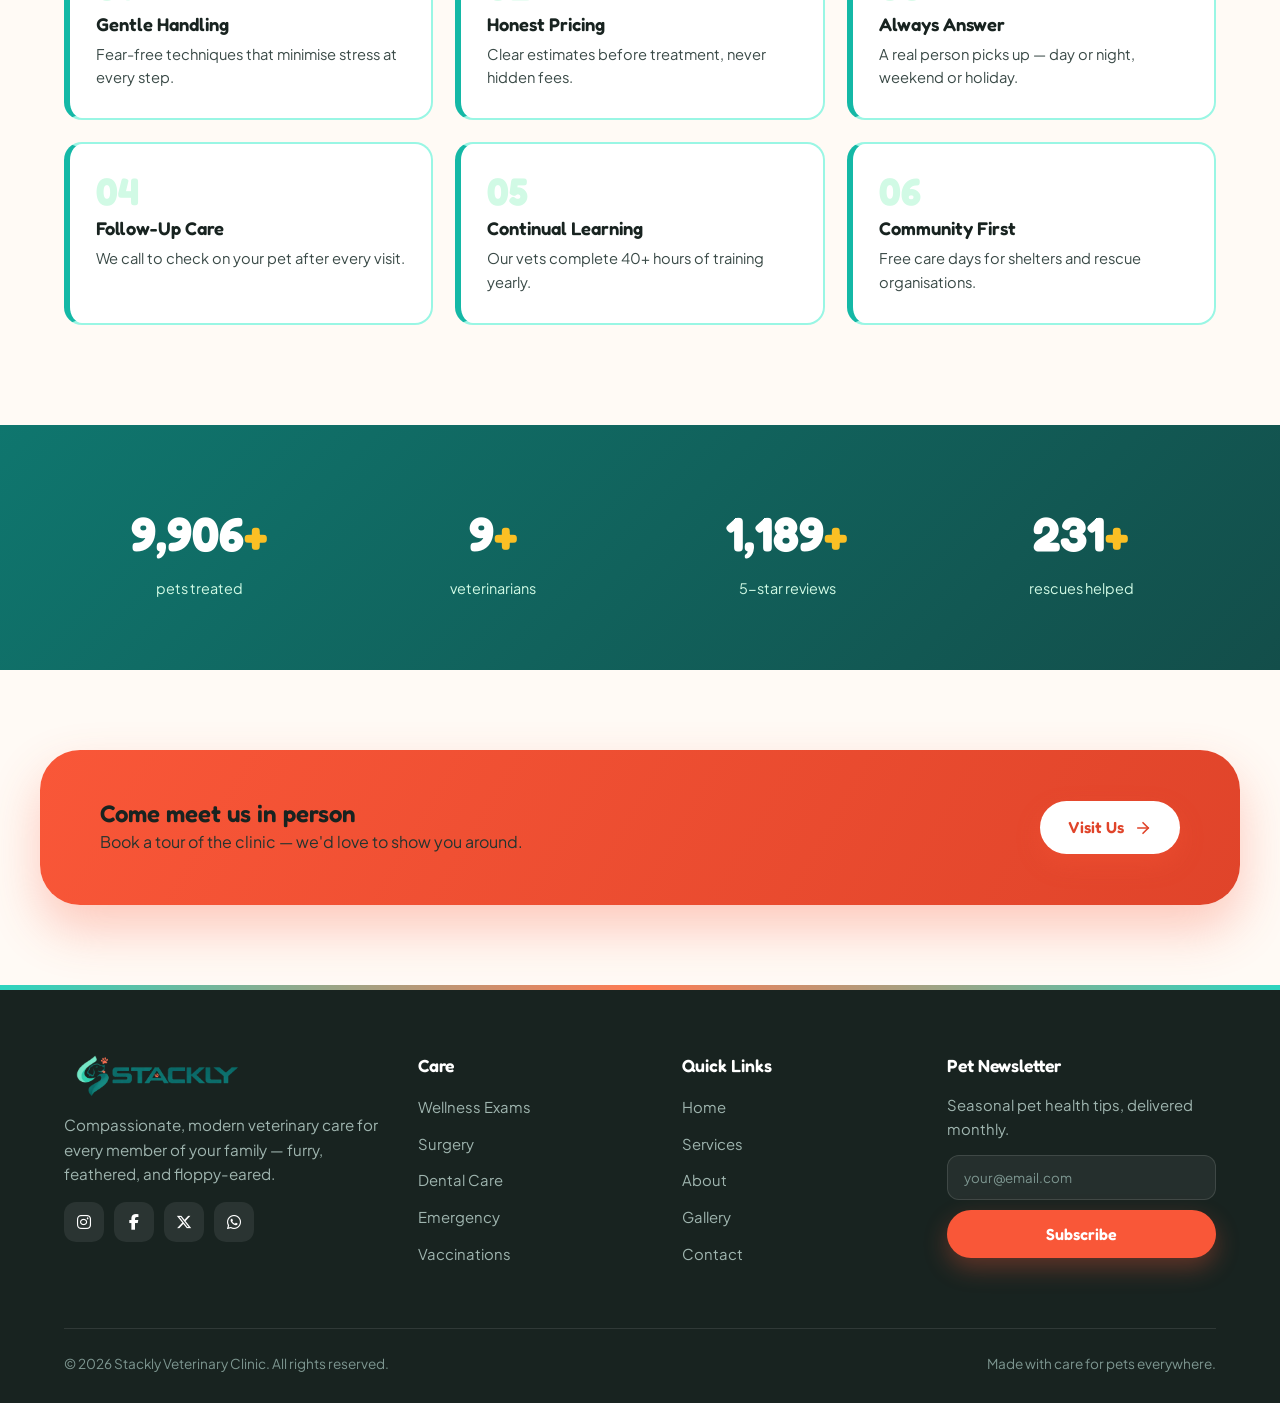
<file: about.html>
<!DOCTYPE html>
<html lang="en">
<head>
<meta charset="UTF-8">
<meta name="viewport" content="width=device-width, initial-scale=1.0">
<title>About Us — Stackly Veterinary Clinic</title>
<link
  rel="stylesheet"
  href="https://cdnjs.cloudflare.com/ajax/libs/font-awesome/6.5.2/css/all.min.css"
/>
<link rel="stylesheet" href="css/theme.css">
<link rel="stylesheet" href="css/about.css">
</head>
<body>

<!-- ============ PAGE HERO ============ -->
<section class="page-hero">
  <div class="ph-bg"><img src="images/doctor7.webp" alt="Vet team"></div>
  <div class="ph-overlay"></div>
  <div class="container ph-content reveal">
    <span class="eyebrow"><svg width="14" height="14" viewBox="0 0 24 24" fill="currentColor"><path d="M12 2l2 7h7l-5.5 4 2 7L12 16l-5.5 4 2-7L3 9h7z"/></svg> About Us</span>
    <h1>Sixteen years of <span class="hl">healing hearts</span><br>and wagging tails</h1>
    <p>Meet the people, the promise and the place behind Stackly — Petville's most loved veterinary clinic.</p>
  </div>
  <div class="ph-wave"><svg viewBox="0 0 1440 80" preserveAspectRatio="none"><path d="M0,50 C480,80 960,0 1440,40 L1440,80 L0,80 Z" fill="var(--cream)"/></svg></div>
</section>

<!-- ============ OUR STORY (asymmetric) ============ -->
<section class="story">
  <div class="container story-grid">
    <div class="story-images reveal left">
      <img class="si-main" src="images/doctor13.webp" alt="Vet with pet owner">
      <img class="si-sub" src="images/doctor4.webp" alt="Pomeranian">
      <div class="si-badge">Since<br><strong>2009</strong></div>
    </div>
    <div class="story-text reveal right">
      <span class="eyebrow coral">Our Story</span>
      <h2 class="section-title">It started with<br>one rescued <span class="hl">stray</span></h2>
      <p class="story-lead">In 2009, our founder Dr. Maya Hartley patched up a stray tabby on her kitchen table. Word spread, the kitchen became a clinic, and the clinic became a second home for thousands of pets.</p>
      <p>Today, Stackly is a full-service veterinary hospital with 14 veterinarians, a fear-free certified nursing team, and a simple promise we've never broken: treat every animal as if it were our own.</p>
      <div class="story-sign">— Dr. Maya Hartley, Founder</div>
    </div>
  </div>
</section>

<!-- ============ THE HEART BEHIND THE CLINIC ============ -->
<section class="heart-clinic">
  <div class="container heart-grid">

    

    <div class="heart-content reveal right">
      <span class="eyebrow coral">The heart behind the clinic</span>

      <h2 class="section-title">
        Great medicine starts with
        <span class="hl">genuine care.</span>
      </h2>

      <p class="heart-lead">
        Stackly was built on a simple belief:
        veterinary medicine should feel as compassionate as it is
        clinically excellent.
      </p>

      <p>
        From the first hello at reception to the final follow-up call,
        every part of your pet's experience is designed around trust,
        comfort and clear communication.
      </p>

      <div class="heart-signature">
        <div class="signature-line"></div>
        <div>
          <strong>Dr. Maya Hartley</strong>
          <span>Founder &amp; Lead Veterinarian</span>
        </div>
      </div>

      <a href="team.html" class="btn btn-primary">
        Meet Our Team
        <svg width="17" height="17" viewBox="0 0 24 24"
          fill="none" stroke="currentColor" stroke-width="2">
          <path d="M5 12h14"></path>
          <path d="m13 6 6 6-6 6"></path>
        </svg>
      </a>
    </div>

    <div class="heart-visual reveal left">
      <div class="heart-main-image">
        <img
          src="images/doctor14.webp"
          alt="Veterinarian caring for a dog"
        >
      </div>

      <div class="heart-small-image">
        <img
          src="images/equipment.webp"
          alt="Veterinary care"
        >
      </div>

      <div class="heart-experience">
        <strong>16+</strong>
        <span>Years of<br>compassionate care</span>
      </div>
    </div>

  </div>
</section>

<!-- ============ MISSION / VISION / VALUES (teal cards) ============ -->
<section class="mvv">
  <div class="container">
    <div class="section-head reveal">
      <span class="eyebrow">What drives us</span>
      <h2 class="section-title">Our mission, vision <span class="hl">&amp; values</span></h2>
    </div>
    <div class="mvv-grid">
      <article class="mvv-card reveal">
        <div class="mvv-ic">🎯</div>
        <h3>Our Mission</h3>
        <p>To deliver exceptional, compassionate veterinary care that enriches the bond between pets and the people who love them — regardless of a family's budget or a pet's past.</p>
      </article>
      <article class="mvv-card reveal delay-1">
        <div class="mvv-ic">🔭</div>
        <h3>Our Vision</h3>
        <p>A community where no pet suffers in silence — where modern medicine, fear-free handling and accessible pricing make great care the norm, not the exception.</p>
      </article>
      <article class="mvv-card reveal delay-2">
        <div class="mvv-ic">❤️</div>
        <h3>Our Values</h3>
        <p>Compassion first. Honest communication. Lifelong learning. And a deep respect for every creature that walks, hops, swims or flies through our doors.</p>
      </article>
    </div>
  </div>
</section>

<!-- ============ CARE PHILOSOPHY ============ -->
<section class="care-philosophy">

  <div class="care-philosophy-bg">
    <img
      src="images/pet14.webp"
      alt="Veterinarian caring for a pet"
    >
    <div class="care-philosophy-overlay"></div>
  </div>

  <div class="container care-philosophy-inner">

    <div class="care-philosophy-content reveal">

      <span class="eyebrow philosophy-eyebrow">
        How we care
      </span>

      <h2>
        Medicine with
        <span>more heart.</span>
      </h2>

      <p class="philosophy-intro">
        We believe exceptional veterinary care is about more than
        diagnosis and treatment. It's about making pets feel safe
        and families feel understood.
      </p>

      <div class="philosophy-list">

        <div class="philosophy-item">
          <span class="philosophy-number">01</span>
          <div>
            <strong>Listen First</strong>
            <p>
              We take time to understand your pet's behaviour,
              history and everyday life.
            </p>
          </div>
        </div>

        <div class="philosophy-item">
          <span class="philosophy-number">02</span>
          <div>
            <strong>Explain Clearly</strong>
            <p>
              No confusing medical language. We make every
              diagnosis and treatment easy to understand.
            </p>
          </div>
        </div>

        <div class="philosophy-item">
          <span class="philosophy-number">03</span>
          <div>
            <strong>Treat Gently</strong>
            <p>
              Every examination and procedure begins with
              patience, calm handling and respect.
            </p>
          </div>
        </div>

      </div>

    </div>

    <div class="philosophy-quote reveal delay-2">
      <span class="quote-mark">“</span>
      <p>
        Every pet deserves to feel safe,
        every family deserves to feel heard.
      </p>
      <span class="quote-label">The Stackly promise</span>
    </div>

  </div>
</section>

<!-- ============ JOURNEY TIMELINE ============ -->
<section class="journey">
  <div class="container">
    <div class="section-head reveal">
      <span class="eyebrow coral">Our journey</span>
      <h2 class="section-title">Milestones we're <span class="hl">proud of</span></h2>
    </div>
    <div class="journey-track reveal">
      <div class="j-item"><span class="j-year">2009</span><div class="j-card"><h4>The Kitchen Clinic</h4><p>Dr. Maya treats her first 50 patients from home.</p></div></div>
      <div class="j-item"><span class="j-year">2013</span><div class="j-card"><h4>Doors Open</h4><p>Stackly opens its first clinic on Barkwood Lane.</p></div></div>
      <div class="j-item"><span class="j-year">2017</span><div class="j-card"><h4>24/7 Emergency</h4><p>Round-the-clock emergency service launches.</p></div></div>
      <div class="j-item"><span class="j-year">2021</span><div class="j-card"><h4>Fear-Free Certified</h4><p>Entire nursing team earns fear-free certification.</p></div></div>
      <div class="j-item"><span class="j-year">2025</span><div class="j-card"><h4>15,000 Pets</h4><p>We celebrate 15,000 pets treated and counting.</p></div></div>
    </div>
  </div>
</section>

<!-- ============ FACILITIES SHOWCASE ============ -->
<section class="facilities">
  <div class="container">
    <div class="section-head reveal">
      <span class="eyebrow">Inside the clinic</span>
      <h2 class="section-title">Built for <span class="hl">comfort &amp; care</span></h2>
      <p class="section-sub">Every corner of our clinic was designed with your pet's wellbeing in mind.</p>
    </div>
    <div class="fac-grid">
      <div class="fac-item fac-large reveal"><img src="images/technology2.webp" alt="Operating room"><div class="fac-cap"><h4>Surgical Suite</h4><p>State-of-the-art theatre</p></div></div>
      <div class="fac-item reveal delay-1"><img src="images/doctor1.webp" alt="Exam room"><div class="fac-cap"><h4>Exam Rooms</h4><p>5 calm spaces</p></div></div>
      <div class="fac-item reveal delay-2"><img src="images/doctor2.webp" alt="Recovery"><div class="fac-cap"><h4>Recovery Ward</h4><p>Cozy &amp; quiet</p></div></div>
      <div class="fac-item fac-wide reveal delay-3"><img src="images/pet15.webp" alt="Garden"><div class="fac-cap"><h4>Pet Garden</h4><p>Outdoor relief &amp; play area</p></div></div>
    </div>
  </div>
</section>

<!-- ============ A DAY AT PAWS & CLAWS ============ -->
<section class="clinic-day">
  <div class="container">

    <div class="section-head reveal">
      <span class="eyebrow coral">A day at Stackly</span>
      <h2 class="section-title">
        Care happens in
        <span class="hl">every moment</span>
      </h2>
      <p class="section-sub">
        From the first appointment of the morning to the final
        patient check at night, our team is here for them.
      </p>
    </div>

    <div class="clinic-day-grid">

      <div class="day-image reveal left">
        <img
          src="images/doctor15.webp"
          alt="Veterinarian examining a pet"
        >

        <div class="day-image-label">
          <span>Every day</span>
          <strong>With compassion.</strong>
        </div>
      </div>

      <div class="day-timeline">

        <div class="day-item reveal">
          <div class="day-time">08:00</div>
          <div class="day-dot"></div>
          <div class="day-info">
            <span>Morning</span>
            <h3>Doors open</h3>
            <p>
              Our team prepares the clinic, checks overnight patients
              and gets ready for the day's appointments.
            </p>
          </div>
        </div>

        <div class="day-item reveal delay-1">
          <div class="day-time">10:30</div>
          <div class="day-dot"></div>
          <div class="day-info">
            <span>Care</span>
            <h3>Appointments begin</h3>
            <p>
              Wellness exams, vaccinations, consultations and
              diagnostics begin with plenty of time for every pet.
            </p>
          </div>
        </div>

        <div class="day-item reveal delay-2">
          <div class="day-time">14:00</div>
          <div class="day-dot"></div>
          <div class="day-info">
            <span>Treatment</span>
            <h3>Surgery &amp; procedures</h3>
            <p>
              Our clinical team carries out planned procedures while
              keeping every patient carefully monitored.
            </p>
          </div>
        </div>

        <div class="day-item reveal delay-3">
          <div class="day-time">18:00</div>
          <div class="day-dot"></div>
          <div class="day-info">
            <span>Evening</span>
            <h3>Recovery &amp; follow-up</h3>
            <p>
              Recovery patients are checked, families receive updates,
              and our team prepares for the evening shift.
            </p>
          </div>
        </div>

        <div class="day-item reveal delay-4">
          <div class="day-time">20:00</div>
          <div class="day-dot"></div>
          <div class="day-info">
            <span>Always here</span>
            <h3>One last check</h3>
            <p>
              Before the day ends, every inpatient receives another
              careful check from our veterinary team.
            </p>
          </div>
        </div>

      </div>

    </div>
  </div>
</section>

<!-- ============ COMMITMENTS (teal cards) ============ -->
<section class="commitments">
  <div class="container">
    <div class="section-head reveal">
      <span class="eyebrow coral">Our promise</span>
      <h2 class="section-title">Six commitments <span class="hl">we keep</span></h2>
    </div>
    <div class="commit-grid">
      <article class="commit-card reveal"><span class="cc-num">01</span><h4>Gentle Handling</h4><p>Fear-free techniques that minimise stress at every step.</p></article>
      <article class="commit-card reveal delay-1"><span class="cc-num">02</span><h4>Honest Pricing</h4><p>Clear estimates before treatment, never hidden fees.</p></article>
      <article class="commit-card reveal delay-2"><span class="cc-num">03</span><h4>Always Answer</h4><p>A real person picks up — day or night, weekend or holiday.</p></article>
      <article class="commit-card reveal delay-3"><span class="cc-num">04</span><h4>Follow-Up Care</h4><p>We call to check on your pet after every visit.</p></article>
      <article class="commit-card reveal"><span class="cc-num">05</span><h4>Continual Learning</h4><p>Our vets complete 40+ hours of training yearly.</p></article>
      <article class="commit-card reveal delay-1"><span class="cc-num">06</span><h4>Community First</h4><p>Free care days for shelters and rescue organisations.</p></article>
    </div>
  </div>
</section>

<!-- ============ STATS BAND ============ -->
<section class="about-stats">
  <div class="container stats-row">
    <div class="as reveal"><div class="as-num" data-count="15000">0</div><span>pets treated</span></div>
    <div class="as reveal delay-1"><div class="as-num" data-count="14">0</div><span>veterinarians</span></div>
    <div class="as reveal delay-2"><div class="as-num" data-count="1800">0</div><span>5-star reviews</span></div>
    <div class="as reveal delay-3"><div class="as-num" data-count="350">0</div><span>rescues helped</span></div>
  </div>
</section>

<!-- ============ CTA ============ -->
<section class="cta-banner">
  <div class="container cta-inner reveal">
    <div class="cta-text"><h2>Come meet us in person</h2><p>Book a tour of the clinic — we'd love to show you around.</p></div>
    <a href="error.html" class="btn btn-coral">Visit Us
      <svg width="18" height="18" viewBox="0 0 24 24" fill="none" stroke="currentColor" stroke-width="2.2" stroke-linecap="round"><line x1="5" y1="12" x2="19" y2="12"/><polyline points="12 5 19 12 12 19"/></svg>
    </a>
  </div>
</section>

<script src="js/shared.js"></script>
<script src="js/about.js"></script>
</body>
</html>
</file>
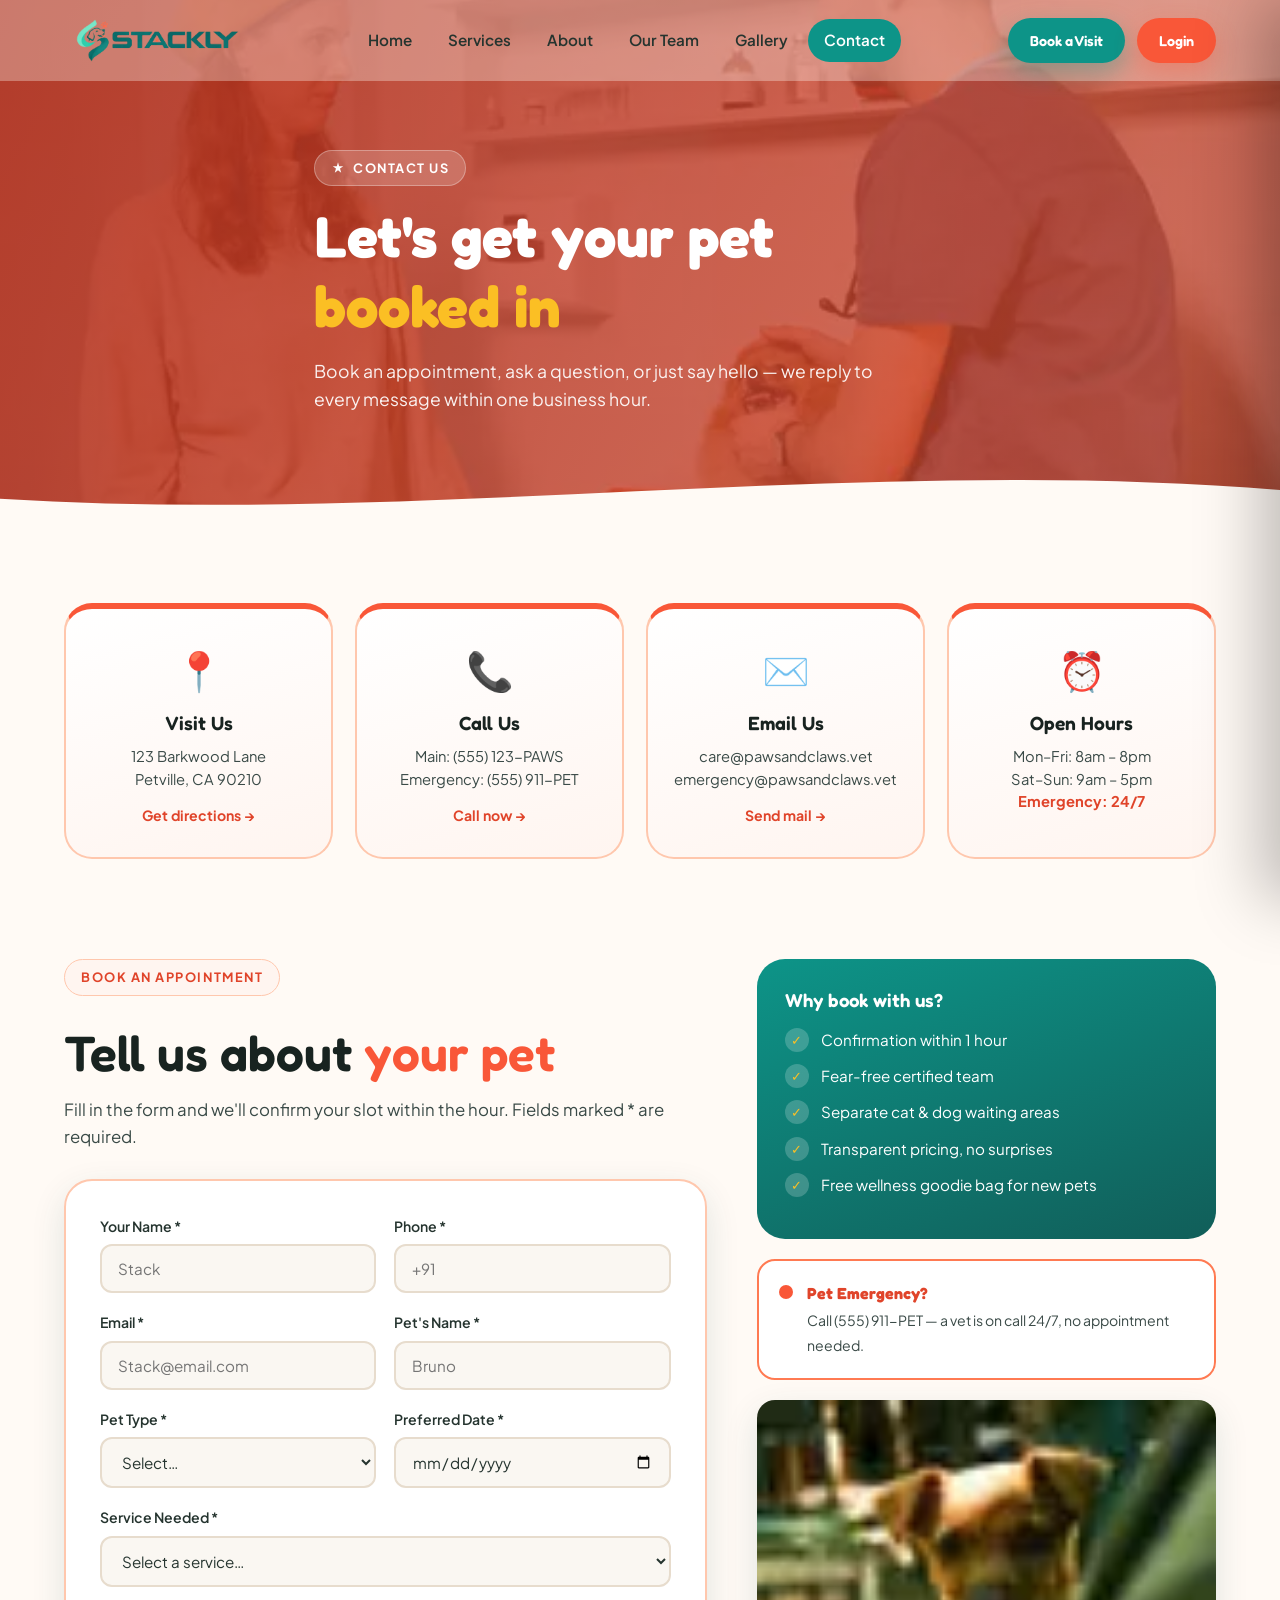
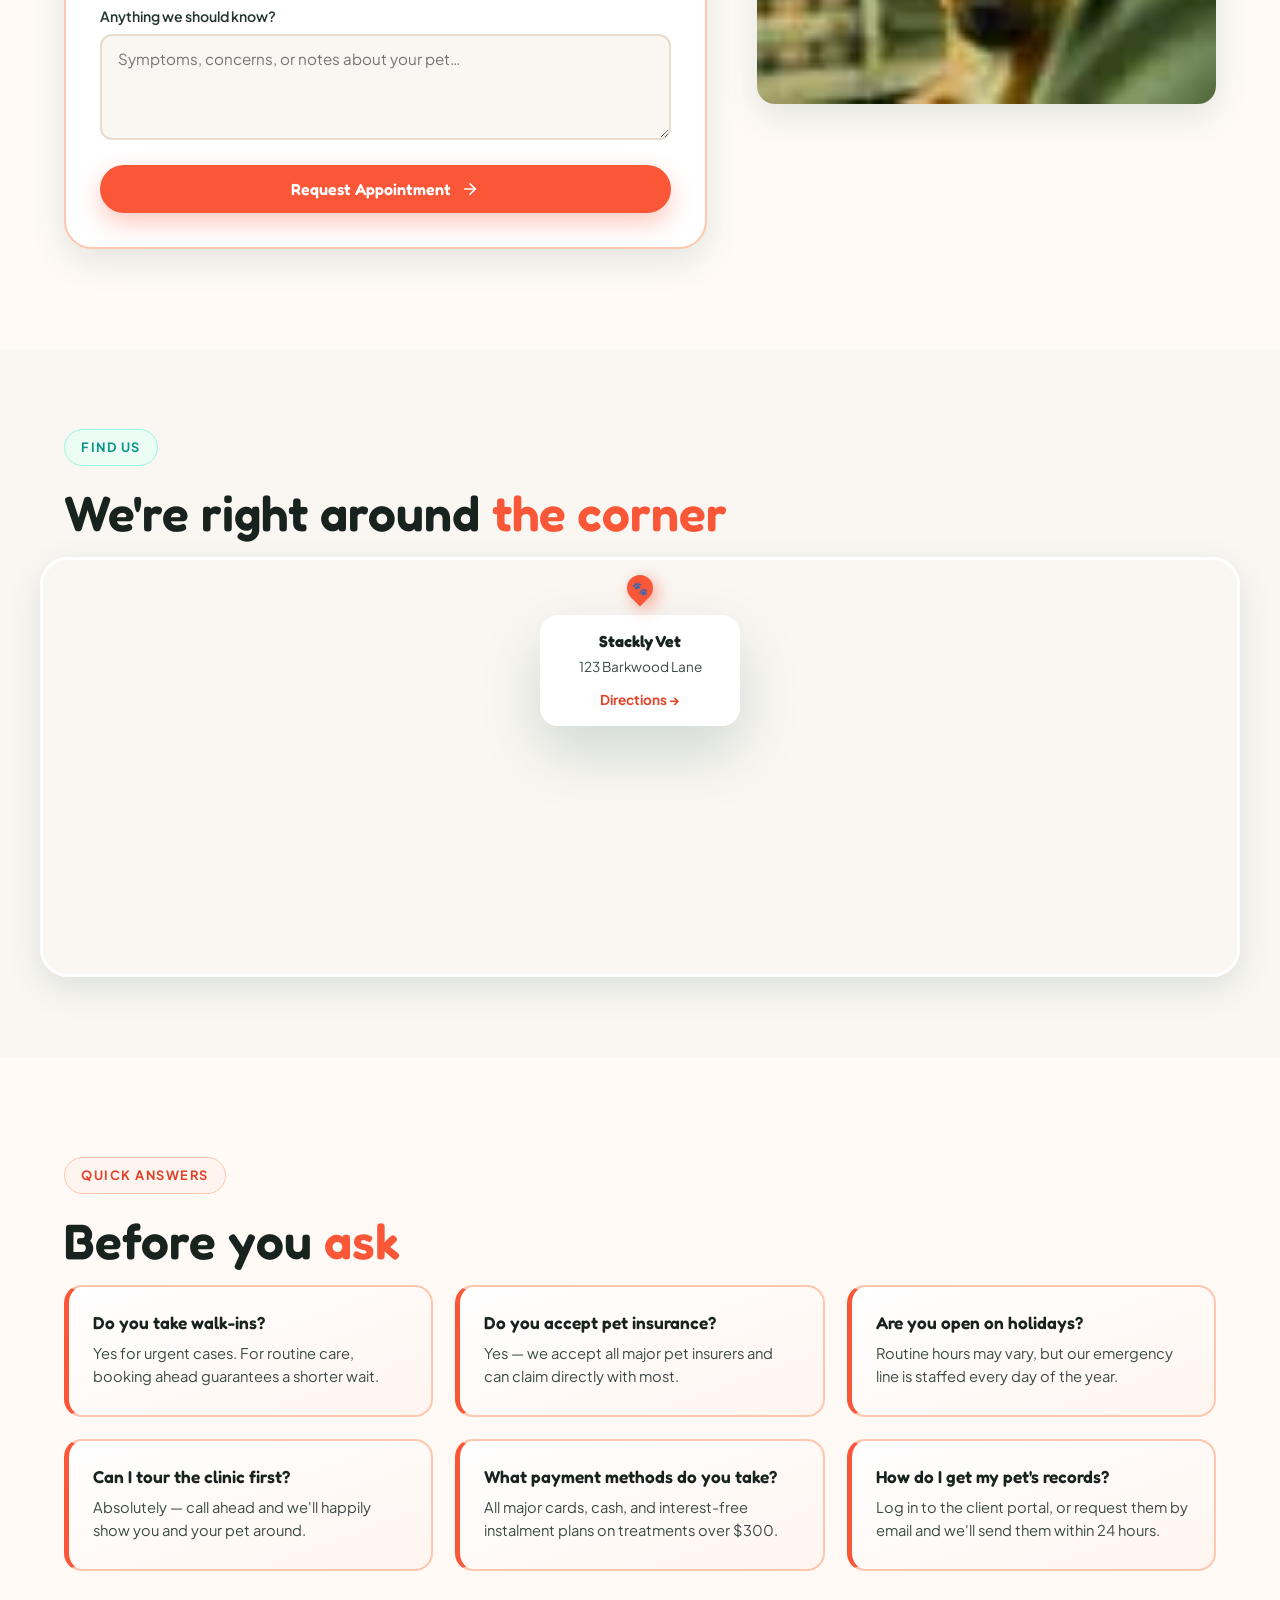
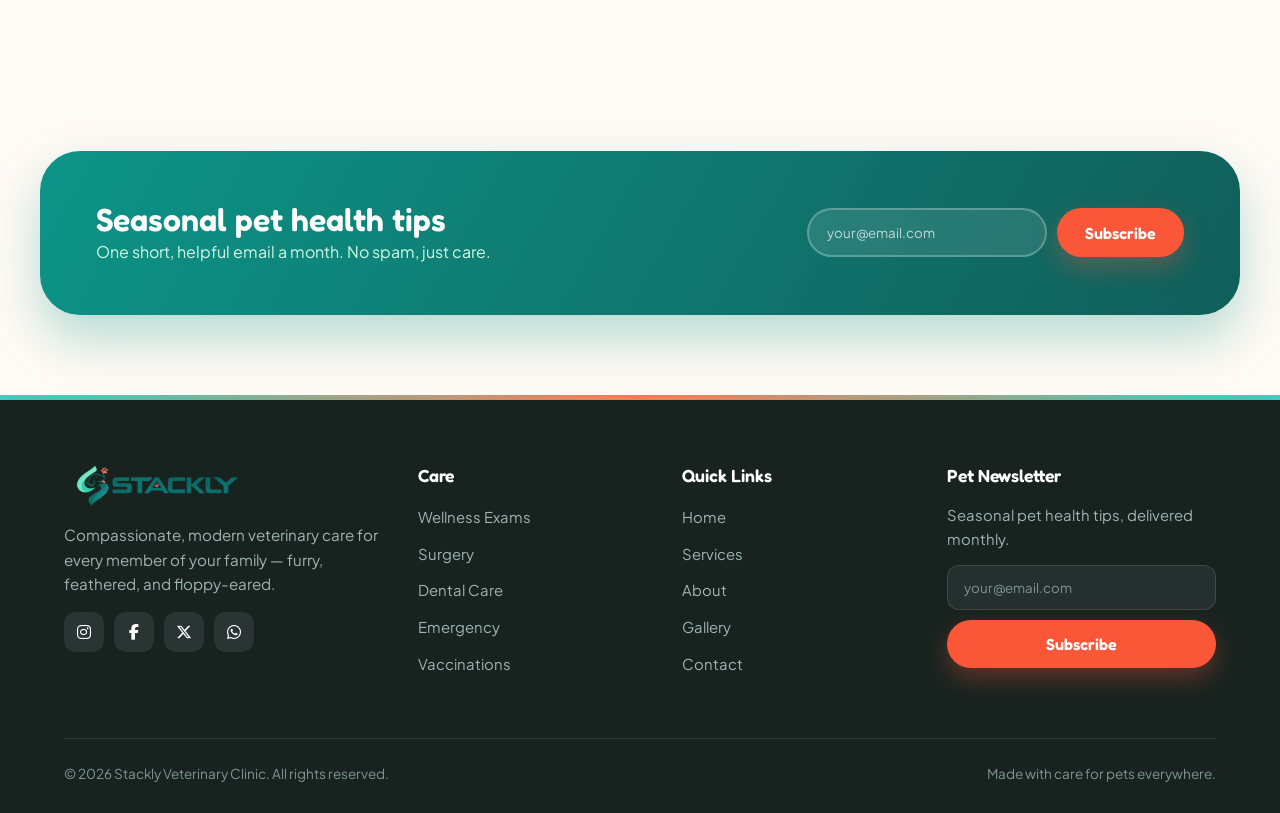
<file: contact.html>
<!DOCTYPE html>
<html lang="en">
<head>
<meta charset="UTF-8">
<meta name="viewport" content="width=device-width, initial-scale=1.0">
<title>Contact — Stackly Veterinary Clinic</title>
<link
  rel="stylesheet"
  href="https://cdnjs.cloudflare.com/ajax/libs/font-awesome/6.5.2/css/all.min.css"
/>
<link rel="stylesheet" href="css/theme.css">
<link rel="stylesheet" href="css/contact.css">
</head>
<body>

<!-- ============ PAGE HERO ============ -->
<section class="page-hero">
  <div class="ph-bg"><img src="images/doctor13.webp" alt="Vet with owner"></div>
  <div class="ph-overlay"></div>
  <div class="container ph-content reveal">
    <span class="eyebrow"><svg width="14" height="14" viewBox="0 0 24 24" fill="currentColor"><path d="M12 2l2 7h7l-5.5 4 2 7L12 16l-5.5 4 2-7L3 9h7z"/></svg> Contact Us</span>
    <h1>Let's get your pet<br><span class="hl">booked in</span></h1>
    <p>Book an appointment, ask a question, or just say hello — we reply to every message within one business hour.</p>
  </div>
  <div class="ph-wave"><svg viewBox="0 0 1440 80" preserveAspectRatio="none"><path d="M0,50 C480,80 960,0 1440,40 L1440,80 L0,80 Z" fill="var(--cream)"/></svg></div>
</section>

<!-- ============ QUICK INFO CARDS (coral) ============ -->
<section class="quick-info">
  <div class="container qi-grid">
    <article class="qi-card reveal">
      <div class="qi-ic">📍</div>
      <h3>Visit Us</h3>
      <p>123 Barkwood Lane<br>Petville, CA 90210</p>
      <a href="#">Get directions →</a>
    </article>
    <article class="qi-card reveal delay-1">
      <div class="qi-ic">📞</div>
      <h3>Call Us</h3>
      <p>Main: (555) 123-PAWS<br>Emergency: (555) 911-PET</p>
      <a href="tel:5551237297">Call now →</a>
    </article>
    <article class="qi-card reveal delay-2">
      <div class="qi-ic">✉️</div>
      <h3>Email Us</h3>
      <p>care@pawsandclaws.vet<br>emergency@pawsandclaws.vet</p>
      <a href="mailto:care@pawsandclaws.vet">Send mail →</a>
    </article>
    <article class="qi-card reveal delay-3">
      <div class="qi-ic">⏰</div>
      <h3>Open Hours</h3>
      <p>Mon–Fri: 8am – 8pm<br>Sat–Sun: 9am – 5pm<br><em style="color:var(--coral-600);font-style:normal;font-weight:700;">Emergency: 24/7</em></p>
    </article>
  </div>
</section>

<!-- ============ BOOKING FORM + INFO ============ -->
<section class="booking">
  <div class="container booking-grid">
    <div class="booking-form-wrap reveal left">
      <span class="eyebrow coral">Book an appointment</span>
      <h2 class="section-title">Tell us about <span class="hl">your pet</span></h2>
      <p class="section-sub">Fill in the form and we'll confirm your slot within the hour. Fields marked * are required.</p>
      <form class="booking-form" id="bookingForm">
        <div class="form-row">
          <div class="field"><label>Your Name *</label><input type="text" name="owner" required placeholder="Stack" oninput="this.value=this.value.replace(/[^a-zA-Z\s]/g,'')"></div>
          <div class="field"><label>Phone *</label><input type="tel" name="phone" required placeholder="+91 " oninput="this.value=this.value.replace(/[^0-9]/g,'')"></div>
        </div>
        <div class="form-row">
          <div class="field"><label>Email *</label><input type="email" name="email" required placeholder="Stack@email.com"></div>
          <div class="field"><label>Pet's Name *</label><input type="text" name="pet" required placeholder="Bruno"></div>
        </div>
        <div class="form-row">
          <div class="field"><label>Pet Type *</label>
            <select name="type" required>
              <option value="">Select…</option><option>Dog</option><option>Cat</option><option>Rabbit</option><option>Bird</option><option>Other</option>
            </select>
          </div>
          <div class="field"><label>Preferred Date *</label><input type="date" name="date" required></div>
        </div>
        <div class="field"><label>Service Needed *</label>
          <select name="service" required>
            <option value="">Select a service…</option>
            <option>Wellness Exam</option><option>Vaccination</option><option>Surgery</option><option>Dental Care</option><option>Emergency</option><option>Nutrition</option><option>Other</option>
          </select>
        </div>
        <div class="field"><label>Anything we should know?</label><textarea name="notes" rows="4" placeholder="Symptoms, concerns, or notes about your pet…"></textarea></div>
        <button type="submit" class="btn btn-coral btn-block" onclick="window.location.href = 'error.html'">Request Appointment
          <svg width="18" height="18" viewBox="0 0 24 24" fill="none" stroke="currentColor" stroke-width="2.2" stroke-linecap="round"><line x1="5" y1="12" x2="19" y2="12"/><polyline points="12 5 19 12 12 19"/></svg>
        </button>
        <div class="form-success" id="formSuccess">✓ Thank you! We've received your request and will call you within the hour to confirm.</div>
      </form>
    </div>
    <div class="booking-side reveal right">
      <div class="bs-card">
        <h3>Why book with us?</h3>
        <ul>
          <li><span>✓</span> Confirmation within 1 hour</li>
          <li><span>✓</span> Fear-free certified team</li>
          <li><span>✓</span> Separate cat &amp; dog waiting areas</li>
          <li><span>✓</span> Transparent pricing, no surprises</li>
          <li><span>✓</span> Free wellness goodie bag for new pets</li>
        </ul>
      </div>
      <div class="bs-emergency">
        <div class="bs-ec-pulse"></div>
        <div><strong>Pet Emergency?</strong><span>Call (555) 911-PET — a vet is on call 24/7, no appointment needed.</span></div>
      </div>
      <img src="images/pet1.webp" alt="Happy puppy" class="bs-img">
    </div>
  </div>
</section>

<!-- ============ MAP SECTION ============ -->
<section class="map-section">
  <div class="container">
    <div class="section-head reveal">
      <span class="eyebrow">Find us</span>
      <h2 class="section-title">We're right around <span class="hl">the corner</span></h2>
    </div>
  </div>
  <div class="map-wrap reveal">
    <iframe src="https://www.openstreetmap.org/export/embed.html?bbox=-118.4912%2C34.0195%2C-118.4412%2C34.0395&layer=mapnik" loading="lazy" title="Clinic location map"></iframe>
    <div class="map-pin">
      <div class="mp-dot"></div>
      <div class="mp-card"><strong>Stackly Vet</strong><span>123 Barkwood Lane</span><a href="contact.html">Directions →</a></div>
    </div>
  </div>
</section>

<!-- ============ FAQ MINI ============ -->
<section class="contact-faq">
  <div class="container">
    <div class="section-head reveal">
      <span class="eyebrow coral">Quick answers</span>
      <h2 class="section-title">Before you <span class="hl">ask</span></h2>
    </div>
    <div class="cf-grid">
      <article class="cf-card reveal"><h4>Do you take walk-ins?</h4><p>Yes for urgent cases. For routine care, booking ahead guarantees a shorter wait.</p></article>
      <article class="cf-card reveal delay-1"><h4>Do you accept pet insurance?</h4><p>Yes — we accept all major pet insurers and can claim directly with most.</p></article>
      <article class="cf-card reveal delay-2"><h4>Are you open on holidays?</h4><p>Routine hours may vary, but our emergency line is staffed every day of the year.</p></article>
      <article class="cf-card reveal delay-3"><h4>Can I tour the clinic first?</h4><p>Absolutely — call ahead and we'll happily show you and your pet around.</p></article>
      <article class="cf-card reveal"><h4>What payment methods do you take?</h4><p>All major cards, cash, and interest-free instalment plans on treatments over $300.</p></article>
      <article class="cf-card reveal delay-1"><h4>How do I get my pet's records?</h4><p>Log in to the client portal, or request them by email and we'll send them within 24 hours.</p></article>
    </div>
  </div>
</section>

<!-- ============ NEWSLETTER ============ -->
<section class="newsletter">
  <div class="container nl-inner reveal">
    <div class="nl-text"><h2>Seasonal pet health tips</h2><p>One short, helpful email a month. No spam, just care.</p></div>
    <form class="nl-form" id="nlForm">
      <input type="email" placeholder="your@email.com" required>
      <button type="submit" class="btn btn-coral">Subscribe</button>
    </form>
    <div class="nl-ok" id="nlOk">✓ You're subscribed! Welcome to the pack.</div>
  </div>
</section>

<script src="js/shared.js"></script>
<script src="js/contact.js"></script>
</body>
</html>
</file>
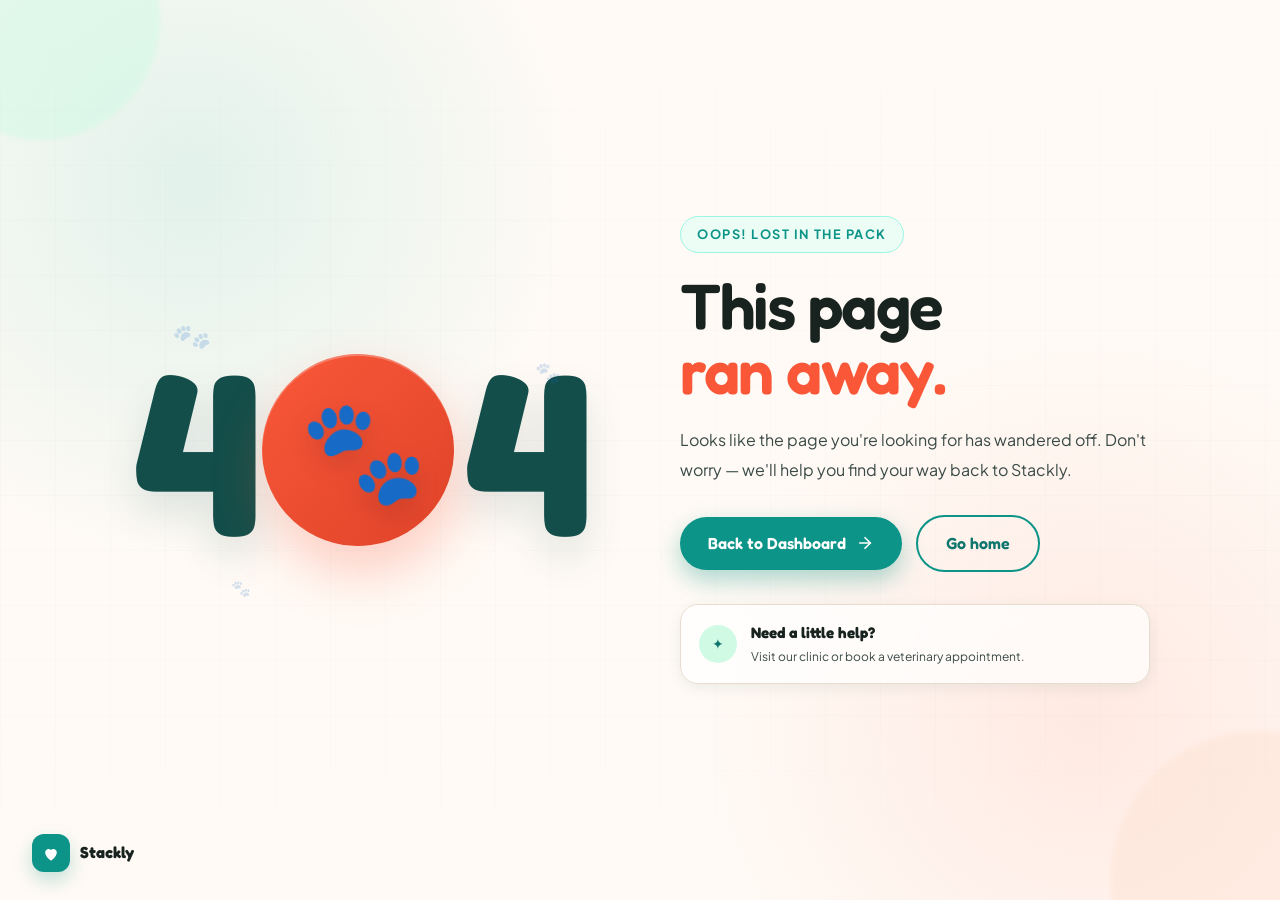
<file: dashboardError.html>
<!DOCTYPE html>
<html lang="en">
<head>
  <meta charset="UTF-8">
  <meta name="viewport" content="width=device-width, initial-scale=1.0">

  <title>Page Not Found — Paws & Claws Veterinary Clinic</title>

  <link rel="stylesheet" href="css/theme.css">
  <link rel="stylesheet" href="css/error.css">
</head>

<body>

  <main class="error-page">

    <!-- Decorative Background -->
    <div class="error-orb orb-one"></div>
    <div class="error-orb orb-two"></div>
    <div class="error-grid"></div>

    <div class="error-container">

      <!-- Illustration -->
      <div class="error-visual">

        <div class="error-number">
          <span>4</span>

          <div class="paw-zero">
            <div class="paw-main">🐾</div>
          </div>

          <span>4</span>
        </div>

        <div class="floating-paw paw-one">🐾</div>
        <div class="floating-paw paw-two">🐾</div>
        <div class="floating-paw paw-three">🐾</div>

      </div>


      <!-- Content -->
      <div class="error-content">

        <span class="eyebrow">Oops! Lost in the pack</span>

        <h1>
          This page
          <span>ran away.</span>
        </h1>

        <p>
          Looks like the page you're looking for has wandered off.
          Don't worry — we'll help you find your way back to
          Stackly.
        </p>

        <div class="error-actions">

          <a onclick="history.back()" class="btn btn-primary">
            Back to Dashboard

            <svg
              width="18"
              height="18"
              viewBox="0 0 24 24"
              fill="none"
              stroke="currentColor"
              stroke-width="2.2"
              stroke-linecap="round"
            >
              <line x1="5" y1="12" x2="19" y2="12"/>
              <polyline points="12 5 19 12 12 19"/>
            </svg>
          </a>

          <a href="index.html" class="btn btn-ghost">
            Go home
          </a>

        </div>

        <div class="error-help">

          <span class="help-icon">✦</span>

          <div>
            <strong>Need a little help?</strong>
            <span>Visit our clinic or book a veterinary appointment.</span>
          </div>

        </div>

      </div>

    </div>


    <!-- Bottom Brand -->
    <a href="index.html" class="error-brand">

      <span class="brand-mark">
        <svg
          viewBox="0 0 24 24"
          fill="currentColor"
        >
          <path d="M12 21s-7-4.5-7-10a4 4 0 0 1 7-2.5A4 4 0 0 1 19 11c0 5.5-7 10-7 10z"/>
        </svg>
      </span>

      <span>
        Stackly
      </span>

    </a>

  </main>

</body>
</html>
</file>
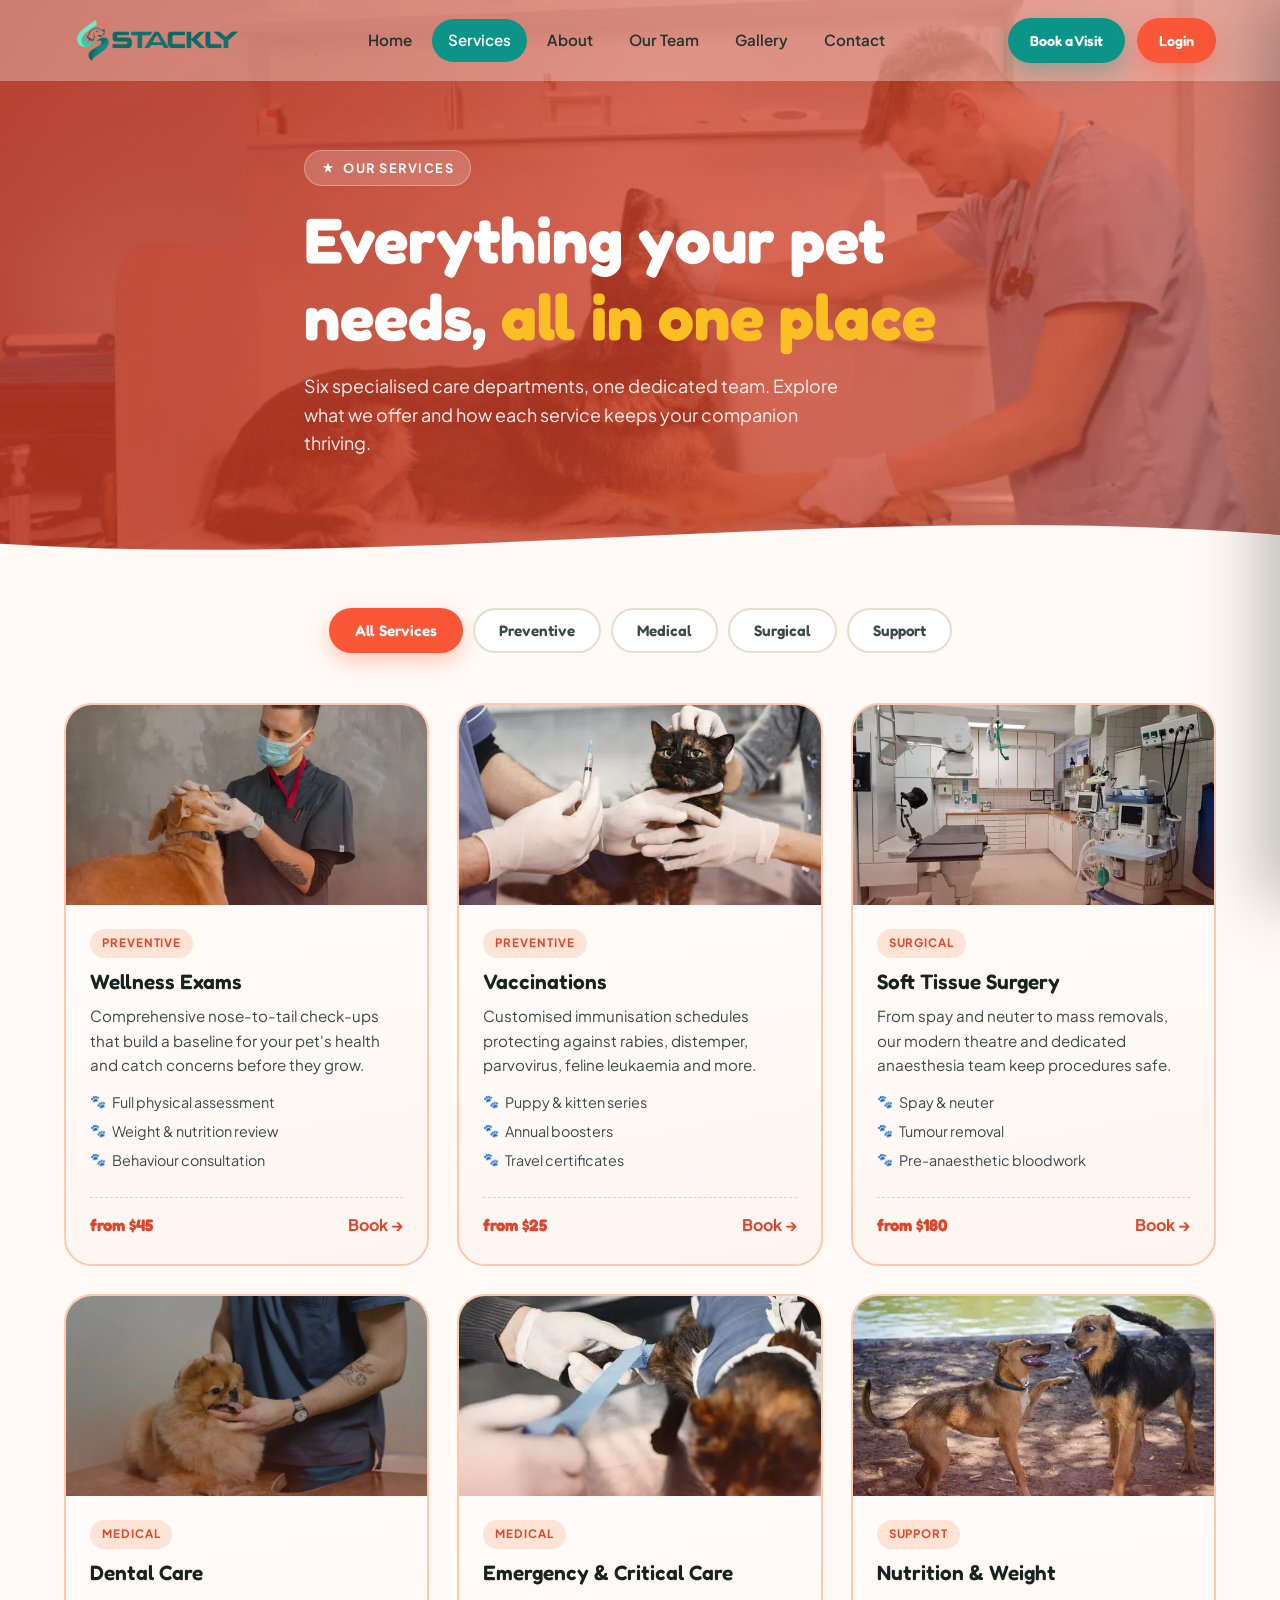
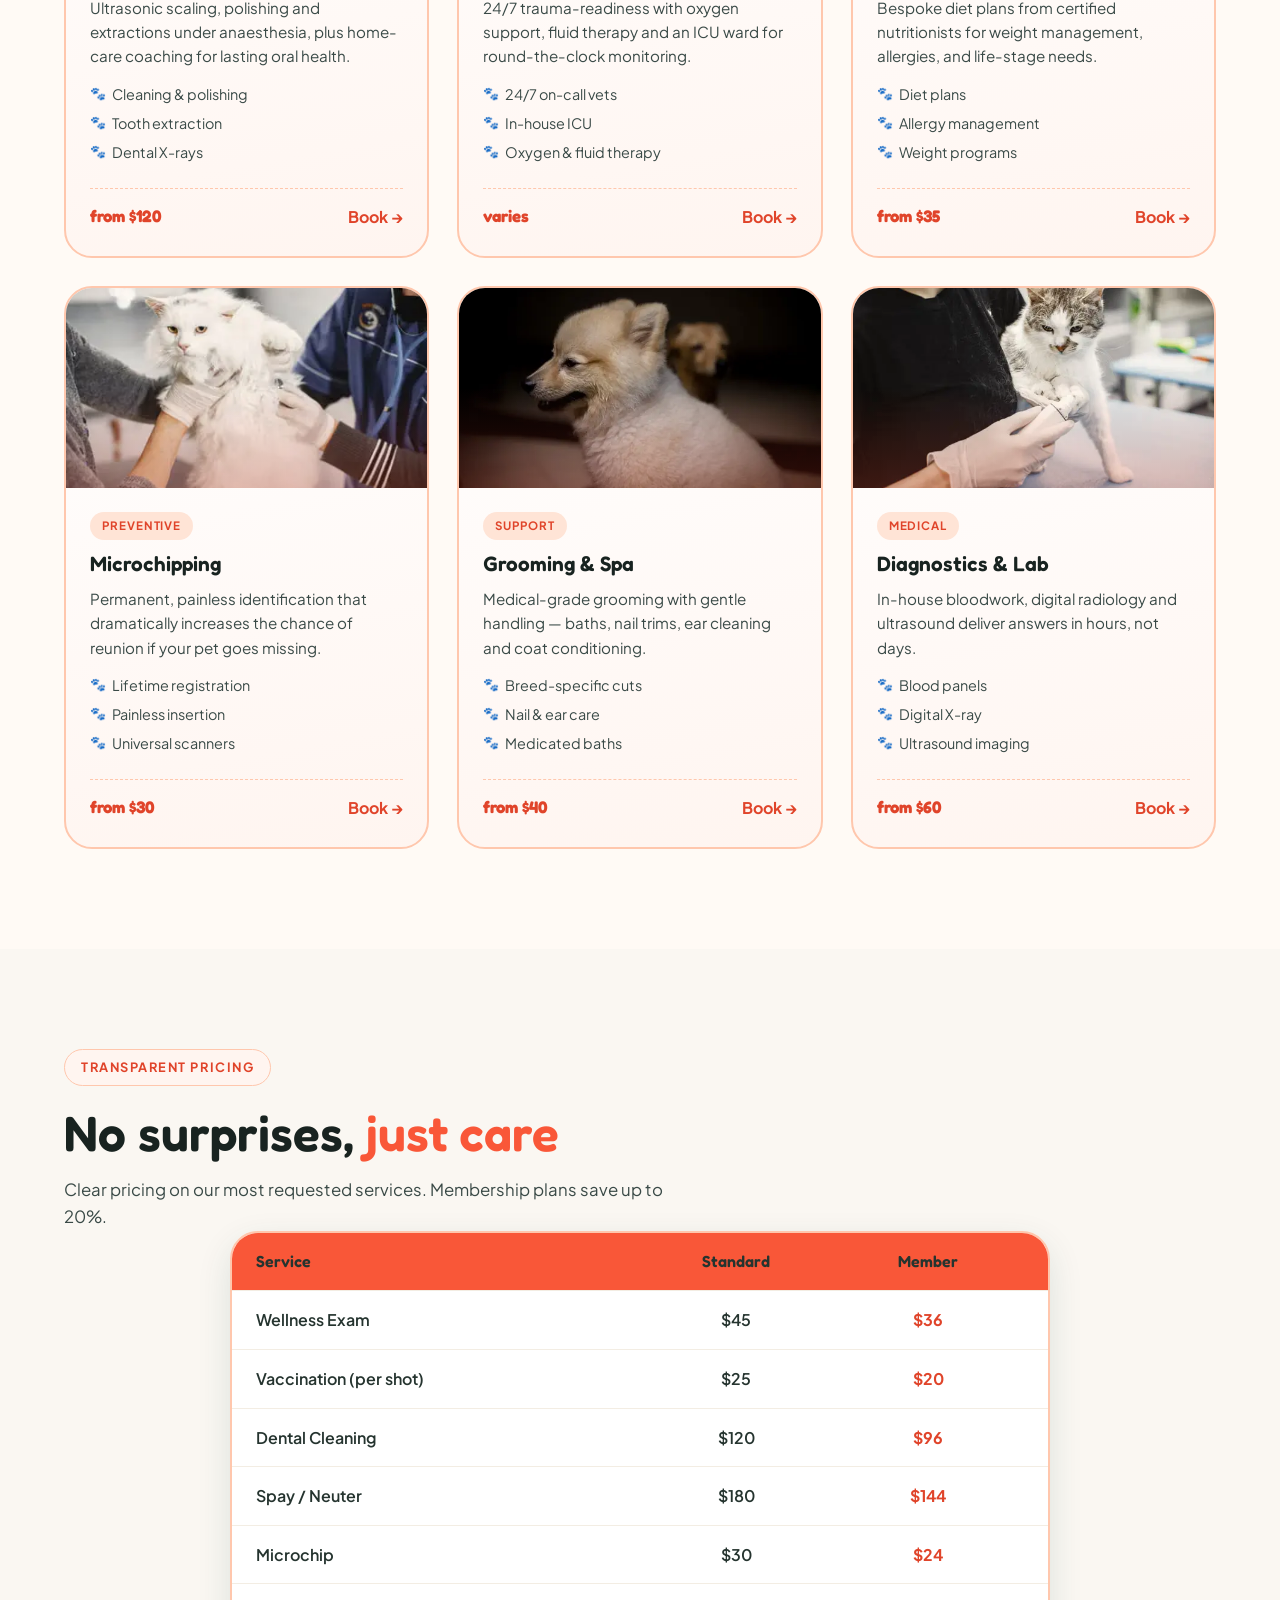
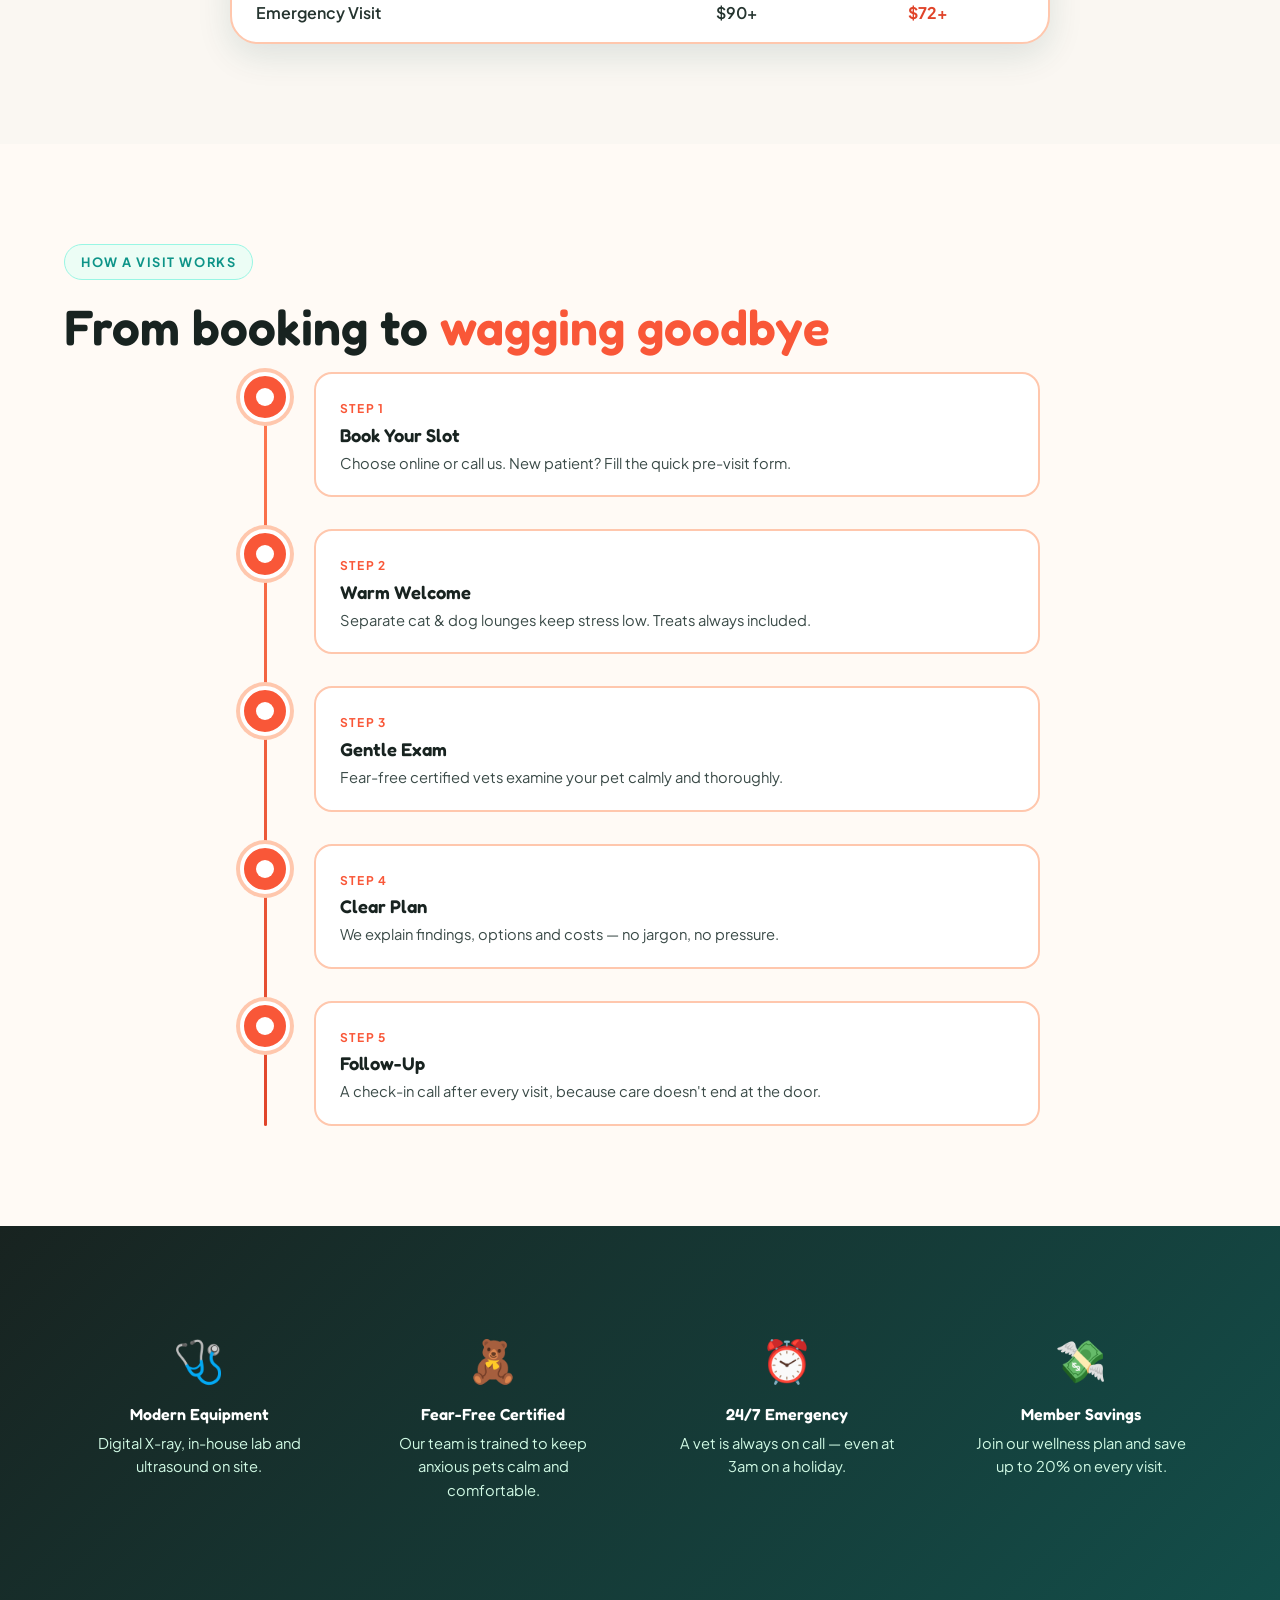
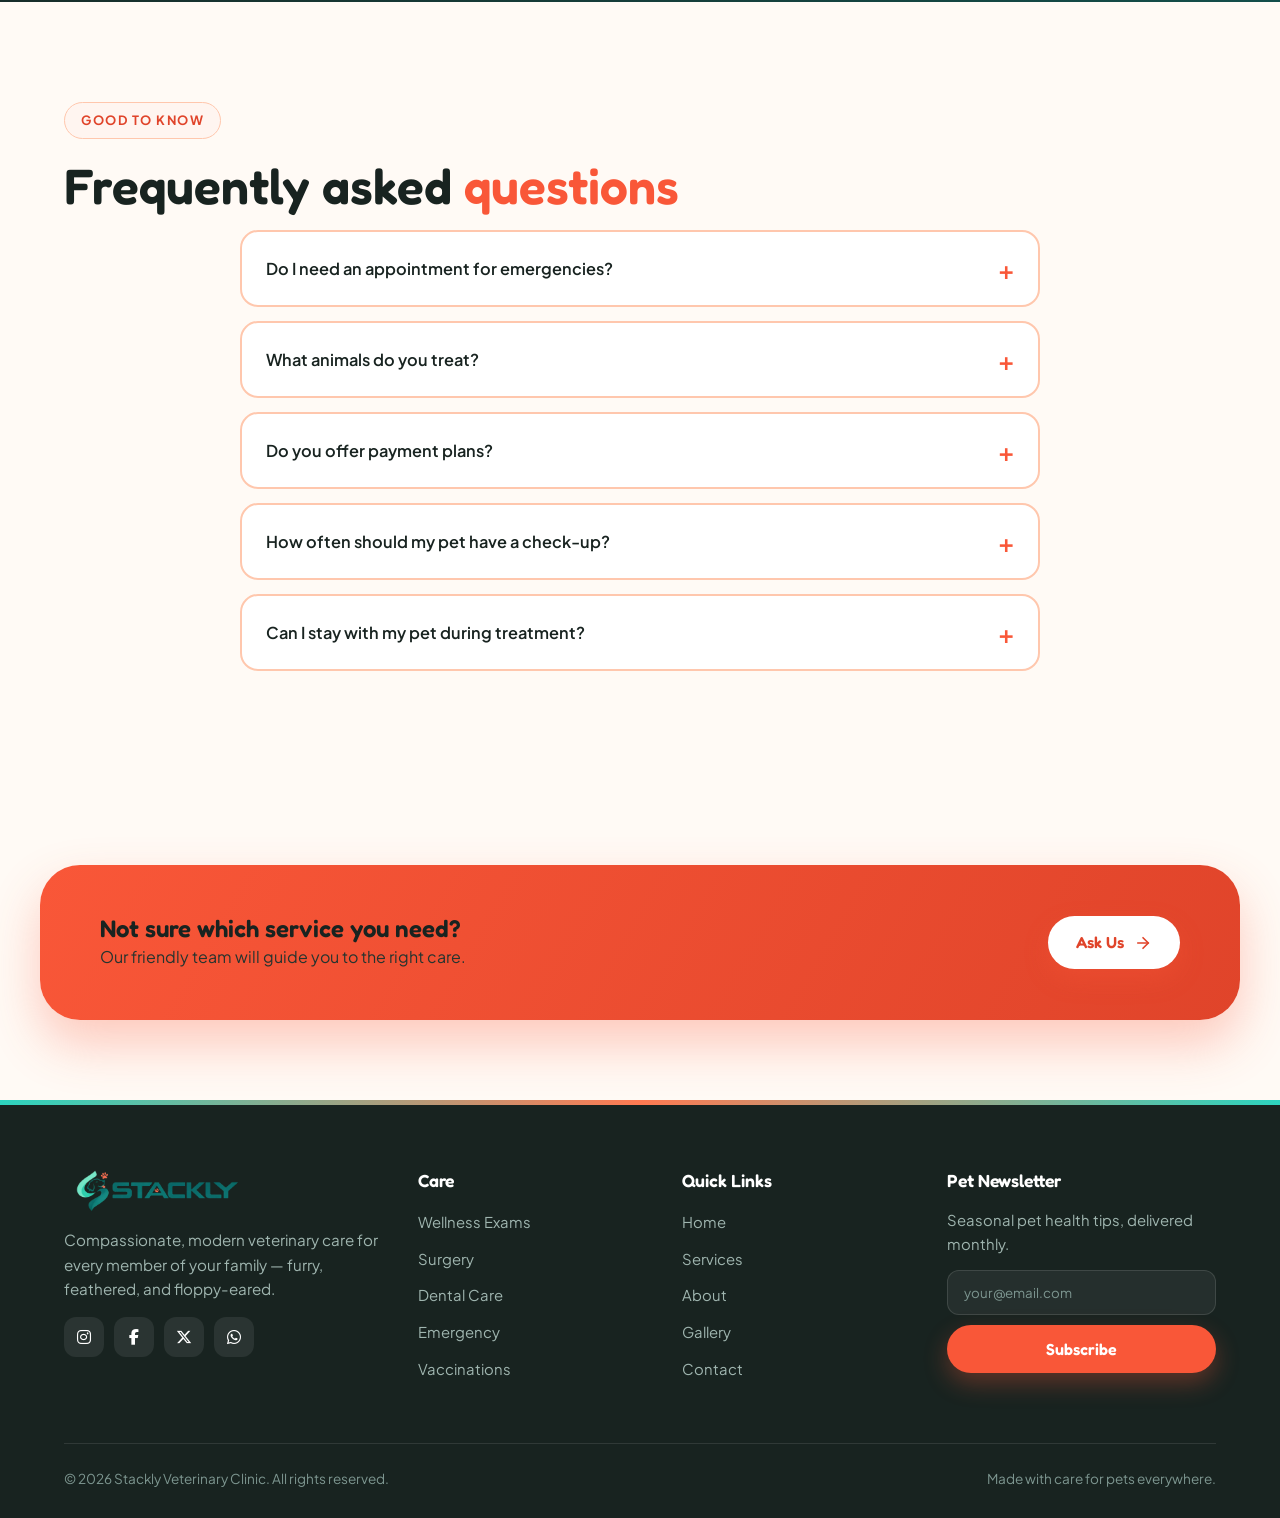
<file: services.html>
<!DOCTYPE html>
<html lang="en">
<head>
<meta charset="UTF-8">
<meta name="viewport" content="width=device-width, initial-scale=1.0">
<title>Services — Stackly Veterinary Clinic</title>
<link
  rel="stylesheet"
  href="https://cdnjs.cloudflare.com/ajax/libs/font-awesome/6.5.2/css/all.min.css"
/>
<link rel="stylesheet" href="css/theme.css">
<link rel="stylesheet" href="css/services.css">
</head>
<body>

<!-- ============ PAGE HERO ============ -->
<section class="page-hero">
  <div class="ph-bg"><img src="images/doctor6.webp" alt="Vet examining German Shepherd"></div>
  <div class="ph-overlay"></div>
  <div class="container ph-content reveal">
    <span class="eyebrow"><svg width="14" height="14" viewBox="0 0 24 24" fill="currentColor"><path d="M12 2l2 7h7l-5.5 4 2 7L12 16l-5.5 4 2-7L3 9h7z"/></svg> Our Services</span>
    <h1>Everything your pet<br>needs, <span class="hl">all in one place</span></h1>
    <p>Six specialised care departments, one dedicated team. Explore what we offer and how each service keeps your companion thriving.</p>
  </div>
  <div class="ph-wave"><svg viewBox="0 0 1440 80" preserveAspectRatio="none"><path d="M0,50 C480,80 960,0 1440,40 L1440,80 L0,80 Z" fill="var(--cream)"/></svg></div>
</section>

<!-- ============ SERVICE FILTER TABS ============ -->
<section class="svc-filter">
  <div class="container">
    <div class="filter-tabs reveal" id="filterTabs">
      <button class="ftab active" data-filter="all">All Services</button>
      <button class="ftab" data-filter="prevent">Preventive</button>
      <button class="ftab" data-filter="medical">Medical</button>
      <button class="ftab" data-filter="surgical">Surgical</button>
      <button class="ftab" data-filter="support">Support</button>
    </div>
  </div>
</section>

<!-- ============ SERVICES GRID (coral cards) ============ -->
<section class="services-list">
  <div class="container svc-cards" id="svcCards">
    <article class="service-card reveal" data-cat="prevent">
      <div class="sc-img"><img src="images/doctor7.webp" alt="Wellness exam"></div>
      <div class="sc-body">
        <span class="sc-tag">Preventive</span>
        <h3>Wellness Exams</h3>
        <p>Comprehensive nose-to-tail check-ups that build a baseline for your pet's health and catch concerns before they grow.</p>
        <ul><li>Full physical assessment</li><li>Weight &amp; nutrition review</li><li>Behaviour consultation</li></ul>
        <div class="sc-foot"><span class="sc-price">from $45</span><a href="error.html" class="sc-link">Book →</a></div>
      </div>
    </article>

    <article class="service-card reveal delay-1" data-cat="prevent">
      <div class="sc-img"><img src="images/doctor8.webp" alt="Vaccination"></div>
      <div class="sc-body">
        <span class="sc-tag">Preventive</span>
        <h3>Vaccinations</h3>
        <p>Customised immunisation schedules protecting against rabies, distemper, parvovirus, feline leukaemia and more.</p>
        <ul><li>Puppy &amp; kitten series</li><li>Annual boosters</li><li>Travel certificates</li></ul>
        <div class="sc-foot"><span class="sc-price">from $25</span><a href="error.html" class="sc-link">Book →</a></div>
      </div>
    </article>

    <article class="service-card reveal delay-2" data-cat="surgical">
      <div class="sc-img"><img src="images/technology.webp" alt="Surgery room"></div>
      <div class="sc-body">
        <span class="sc-tag">Surgical</span>
        <h3>Soft Tissue Surgery</h3>
        <p>From spay and neuter to mass removals, our modern theatre and dedicated anaesthesia team keep procedures safe.</p>
        <ul><li>Spay &amp; neuter</li><li>Tumour removal</li><li>Pre-anaesthetic bloodwork</li></ul>
        <div class="sc-foot"><span class="sc-price">from $180</span><a href="error.html" class="sc-link">Book →</a></div>
      </div>
    </article>

    <article class="service-card reveal" data-cat="medical">
      <div class="sc-img"><img src="images/pet14.webp" alt="Dental care"></div>
      <div class="sc-body">
        <span class="sc-tag">Medical</span>
        <h3>Dental Care</h3>
        <p>Ultrasonic scaling, polishing and extractions under anaesthesia, plus home-care coaching for lasting oral health.</p>
        <ul><li>Cleaning &amp; polishing</li><li>Tooth extraction</li><li>Dental X-rays</li></ul>
        <div class="sc-foot"><span class="sc-price">from $120</span><a href="error.html" class="sc-link">Book →</a></div>
      </div>
    </article>

    <article class="service-card reveal delay-1" data-cat="medical">
      <div class="sc-img"><img src="images/pet9.webp" alt="Emergency"></div>
      <div class="sc-body">
        <span class="sc-tag">Medical</span>
        <h3>Emergency &amp; Critical Care</h3>
        <p>24/7 trauma-readiness with oxygen support, fluid therapy and an ICU ward for round-the-clock monitoring.</p>
        <ul><li>24/7 on-call vets</li><li>In-house ICU</li><li>Oxygen &amp; fluid therapy</li></ul>
        <div class="sc-foot"><span class="sc-price">varies</span><a href="error.html" class="sc-link">Book →</a></div>
      </div>
    </article>

    <article class="service-card reveal delay-2" data-cat="support">
      <div class="sc-img"><img src="images/pet10.webp" alt="Nutrition"></div>
      <div class="sc-body">
        <span class="sc-tag">Support</span>
        <h3>Nutrition &amp; Weight</h3>
        <p>Bespoke diet plans from certified nutritionists for weight management, allergies, and life-stage needs.</p>
        <ul><li>Diet plans</li><li>Allergy management</li><li>Weight programs</li></ul>
        <div class="sc-foot"><span class="sc-price">from $35</span><a href="error.html" class="sc-link">Book →</a></div>
      </div>
    </article>

    <article class="service-card reveal" data-cat="prevent">
      <div class="sc-img"><img src="images/doctor10.webp" alt="Microchipping"></div>
      <div class="sc-body">
        <span class="sc-tag">Preventive</span>
        <h3>Microchipping</h3>
        <p>Permanent, painless identification that dramatically increases the chance of reunion if your pet goes missing.</p>
        <ul><li>Lifetime registration</li><li>Painless insertion</li><li>Universal scanners</li></ul>
        <div class="sc-foot"><span class="sc-price">from $30</span><a href="error.html" class="sc-link">Book →</a></div>
      </div>
    </article>

    <article class="service-card reveal delay-1" data-cat="support">
      <div class="sc-img"><img src="images/pet12.webp" alt="Grooming"></div>
      <div class="sc-body">
        <span class="sc-tag">Support</span>
        <h3>Grooming &amp; Spa</h3>
        <p>Medical-grade grooming with gentle handling — baths, nail trims, ear cleaning and coat conditioning.</p>
        <ul><li>Breed-specific cuts</li><li>Nail &amp; ear care</li><li>Medicated baths</li></ul>
        <div class="sc-foot"><span class="sc-price">from $40</span><a href="error.html" class="sc-link">Book →</a></div>
      </div>
    </article>

    <article class="service-card reveal delay-2" data-cat="medical">
      <div class="sc-img"><img src="images/pet13.webp" alt="Diagnostics"></div>
      <div class="sc-body">
        <span class="sc-tag">Medical</span>
        <h3>Diagnostics &amp; Lab</h3>
        <p>In-house bloodwork, digital radiology and ultrasound deliver answers in hours, not days.</p>
        <ul><li>Blood panels</li><li>Digital X-ray</li><li>Ultrasound imaging</li></ul>
        <div class="sc-foot"><span class="sc-price">from $60</span><a href="error.html" class="sc-link">Book →</a></div>
      </div>
    </article>
  </div>
</section>

<!-- ============ PRICING TABLE ============ -->
<section class="pricing">
  <div class="container">
    <div class="section-head reveal">
      <span class="eyebrow coral">Transparent pricing</span>
      <h2 class="section-title">No surprises, <span class="hl">just care</span></h2>
      <p class="section-sub">Clear pricing on our most requested services. Membership plans save up to 20%.</p>
    </div>
    <div class="price-table reveal">
      <div class="price-row price-head"><span>Service</span><span>Standard</span><span>Member</span></div>
      <div class="price-row"><span>Wellness Exam</span><span>$45</span><span class="mem">$36</span></div>
      <div class="price-row"><span>Vaccination (per shot)</span><span>$25</span><span class="mem">$20</span></div>
      <div class="price-row"><span>Dental Cleaning</span><span>$120</span><span class="mem">$96</span></div>
      <div class="price-row"><span>Spay / Neuter</span><span>$180</span><span class="mem">$144</span></div>
      <div class="price-row"><span>Microchip</span><span>$30</span><span class="mem">$24</span></div>
      <div class="price-row"><span>Emergency Visit</span><span>$90+</span><span class="mem">$72+</span></div>
    </div>
  </div>
</section>

<!-- ============ PROCESS TIMELINE ============ -->
<section class="svc-process">
  <div class="container">
    <div class="section-head reveal">
      <span class="eyebrow">How a visit works</span>
      <h2 class="section-title">From booking to <span class="hl">wagging goodbye</span></h2>
    </div>
    <div class="timeline reveal">
      <div class="tl-item"><div class="tl-dot"></div><div class="tl-card"><span>Step 1</span><h4>Book Your Slot</h4><p>Choose online or call us. New patient? Fill the quick pre-visit form.</p></div></div>
      <div class="tl-item"><div class="tl-dot"></div><div class="tl-card"><span>Step 2</span><h4>Warm Welcome</h4><p>Separate cat &amp; dog lounges keep stress low. Treats always included.</p></div></div>
      <div class="tl-item"><div class="tl-dot"></div><div class="tl-card"><span>Step 3</span><h4>Gentle Exam</h4><p>Fear-free certified vets examine your pet calmly and thoroughly.</p></div></div>
      <div class="tl-item"><div class="tl-dot"></div><div class="tl-card"><span>Step 4</span><h4>Clear Plan</h4><p>We explain findings, options and costs — no jargon, no pressure.</p></div></div>
      <div class="tl-item"><div class="tl-dot"></div><div class="tl-card"><span>Step 5</span><h4>Follow-Up</h4><p>A check-in call after every visit, because care doesn't end at the door.</p></div></div>
    </div>
  </div>
</section>

<!-- ============ FEATURE STRIP ============ -->
<section class="feature-strip">
  <div class="container fs-grid">
    <div class="fs-item reveal"><div class="fs-ic">🩺</div><h4>Modern Equipment</h4><p>Digital X-ray, in-house lab and ultrasound on site.</p></div>
    <div class="fs-item reveal delay-1"><div class="fs-ic">🧸</div><h4>Fear-Free Certified</h4><p>Our team is trained to keep anxious pets calm and comfortable.</p></div>
    <div class="fs-item reveal delay-2"><div class="fs-ic">⏰</div><h4>24/7 Emergency</h4><p>A vet is always on call — even at 3am on a holiday.</p></div>
    <div class="fs-item reveal delay-3"><div class="fs-ic">💸</div><h4>Member Savings</h4><p>Join our wellness plan and save up to 20% on every visit.</p></div>
  </div>
</section>

<!-- ============ FAQ ============ -->
<section class="faq">
  <div class="container">
    <div class="section-head reveal">
      <span class="eyebrow coral">Good to know</span>
      <h2 class="section-title">Frequently asked <span class="hl">questions</span></h2>
    </div>
    <div class="faq-list reveal">
      <div class="faq-item"><button class="faq-q">Do I need an appointment for emergencies? <span class="faq-icon">+</span></button><div class="faq-a"><p>No — emergencies are welcome 24/7 with no appointment. Call ahead if you can so we can prepare, but walk-ins are always seen immediately.</p></div></div>
      <div class="faq-item"><button class="faq-q">What animals do you treat? <span class="faq-icon">+</span></button><div class="faq-a"><p>Dogs, cats, rabbits, birds, and small mammals. We also partner with an exotic specialist for reptiles and unusual pets.</p></div></div>
      <div class="faq-item"><button class="faq-q">Do you offer payment plans? <span class="faq-icon">+</span></button><div class="faq-a"><p>Yes. We accept all major cards, offer interest-free instalment plans on treatments over $300, and accept pet insurance direct claims.</p></div></div>
      <div class="faq-item"><button class="faq-q">How often should my pet have a check-up? <span class="faq-icon">+</span></button><div class="faq-a"><p>Once a year for healthy adult pets, twice a year for seniors (7+), and every 3–4 weeks for puppies and kittens during their first year.</p></div></div>
      <div class="faq-item"><button class="faq-q">Can I stay with my pet during treatment? <span class="faq-icon">+</span></button><div class="faq-a"><p>Absolutely. You're welcome to stay for exams and most procedures. For surgery, we'll update you by phone and reunite you the moment it's safe.</p></div></div>
    </div>
  </div>
</section>

<!-- ============ CTA ============ -->
<section class="cta-banner">
  <div class="container cta-inner reveal">
    <div class="cta-text"><h2>Not sure which service you need?</h2><p>Our friendly team will guide you to the right care.</p></div>
    <a href="error.html" class="btn btn-coral">Ask Us
      <svg width="18" height="18" viewBox="0 0 24 24" fill="none" stroke="currentColor" stroke-width="2.2" stroke-linecap="round"><line x1="5" y1="12" x2="19" y2="12"/><polyline points="12 5 19 12 12 19"/></svg>
    </a>
  </div>
</section>

<script src="js/shared.js"></script>
<script src="js/services.js"></script>
</body>
</html>
</file>
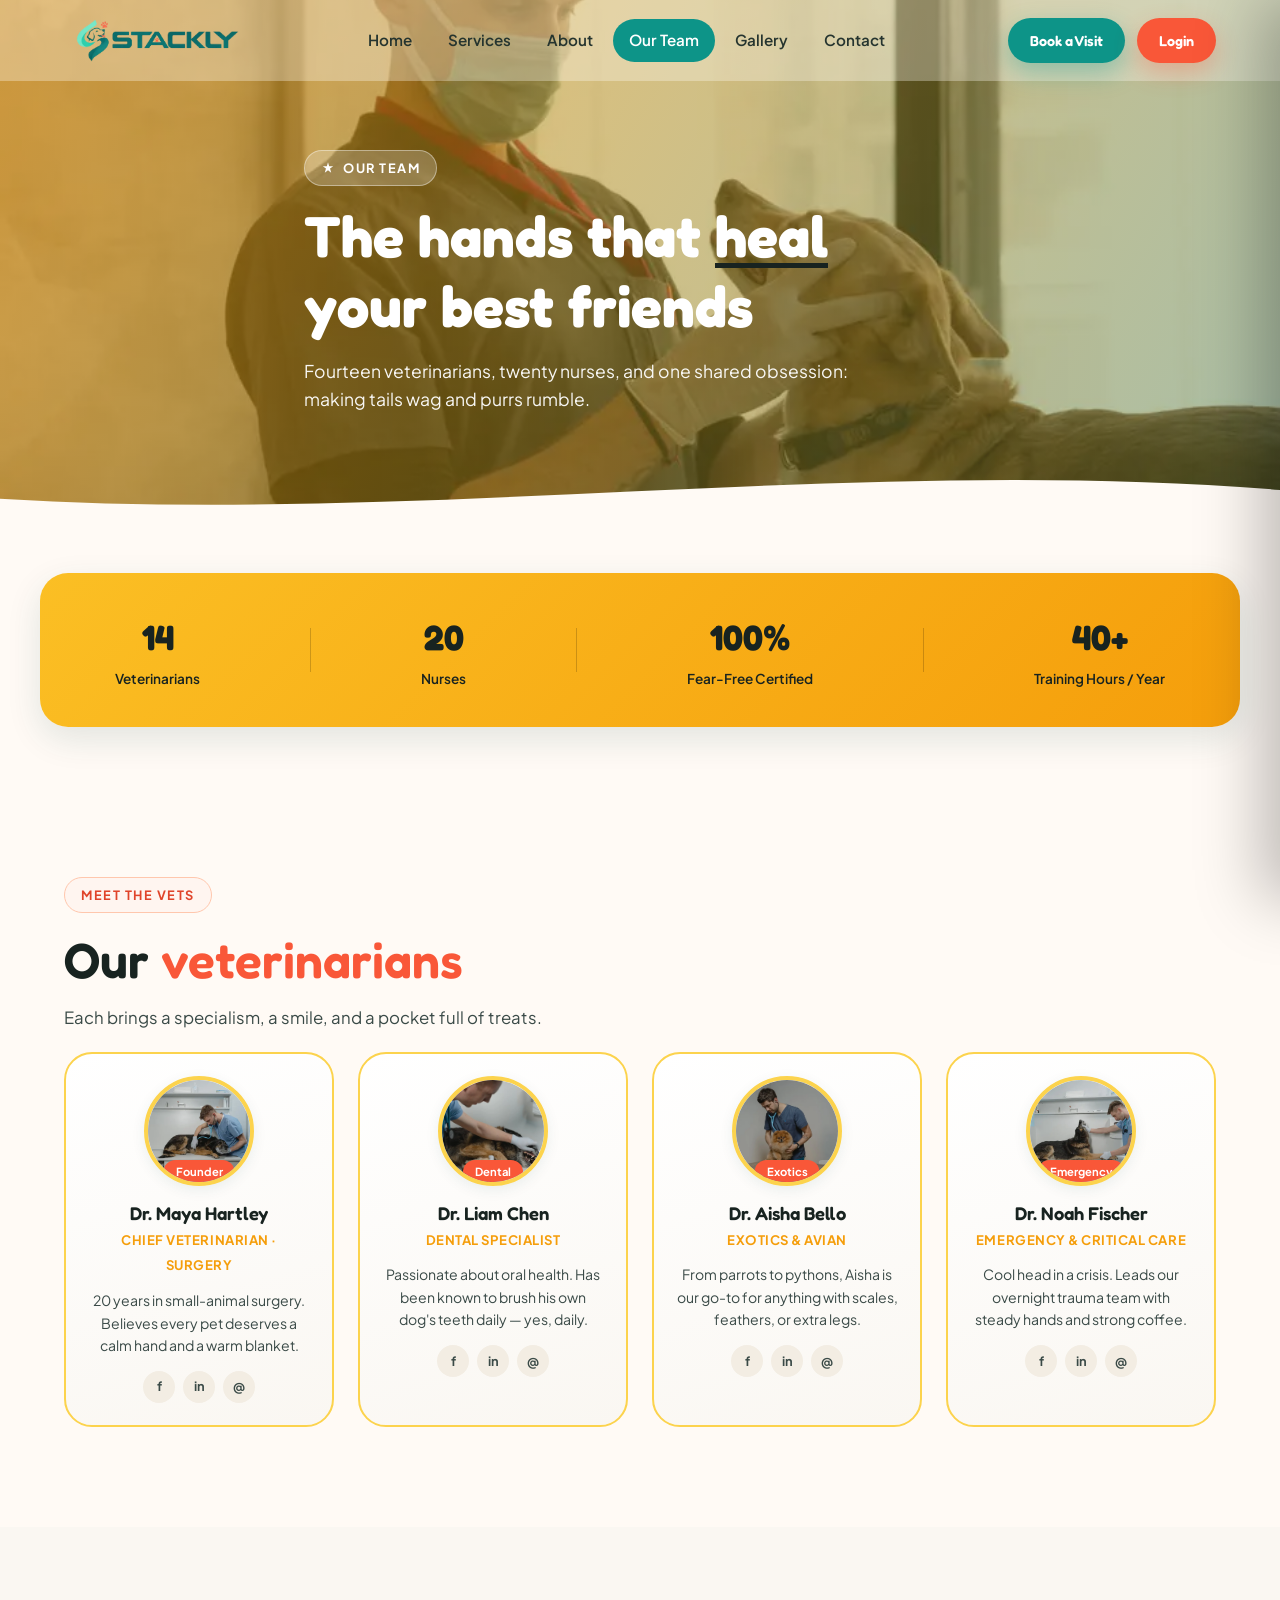
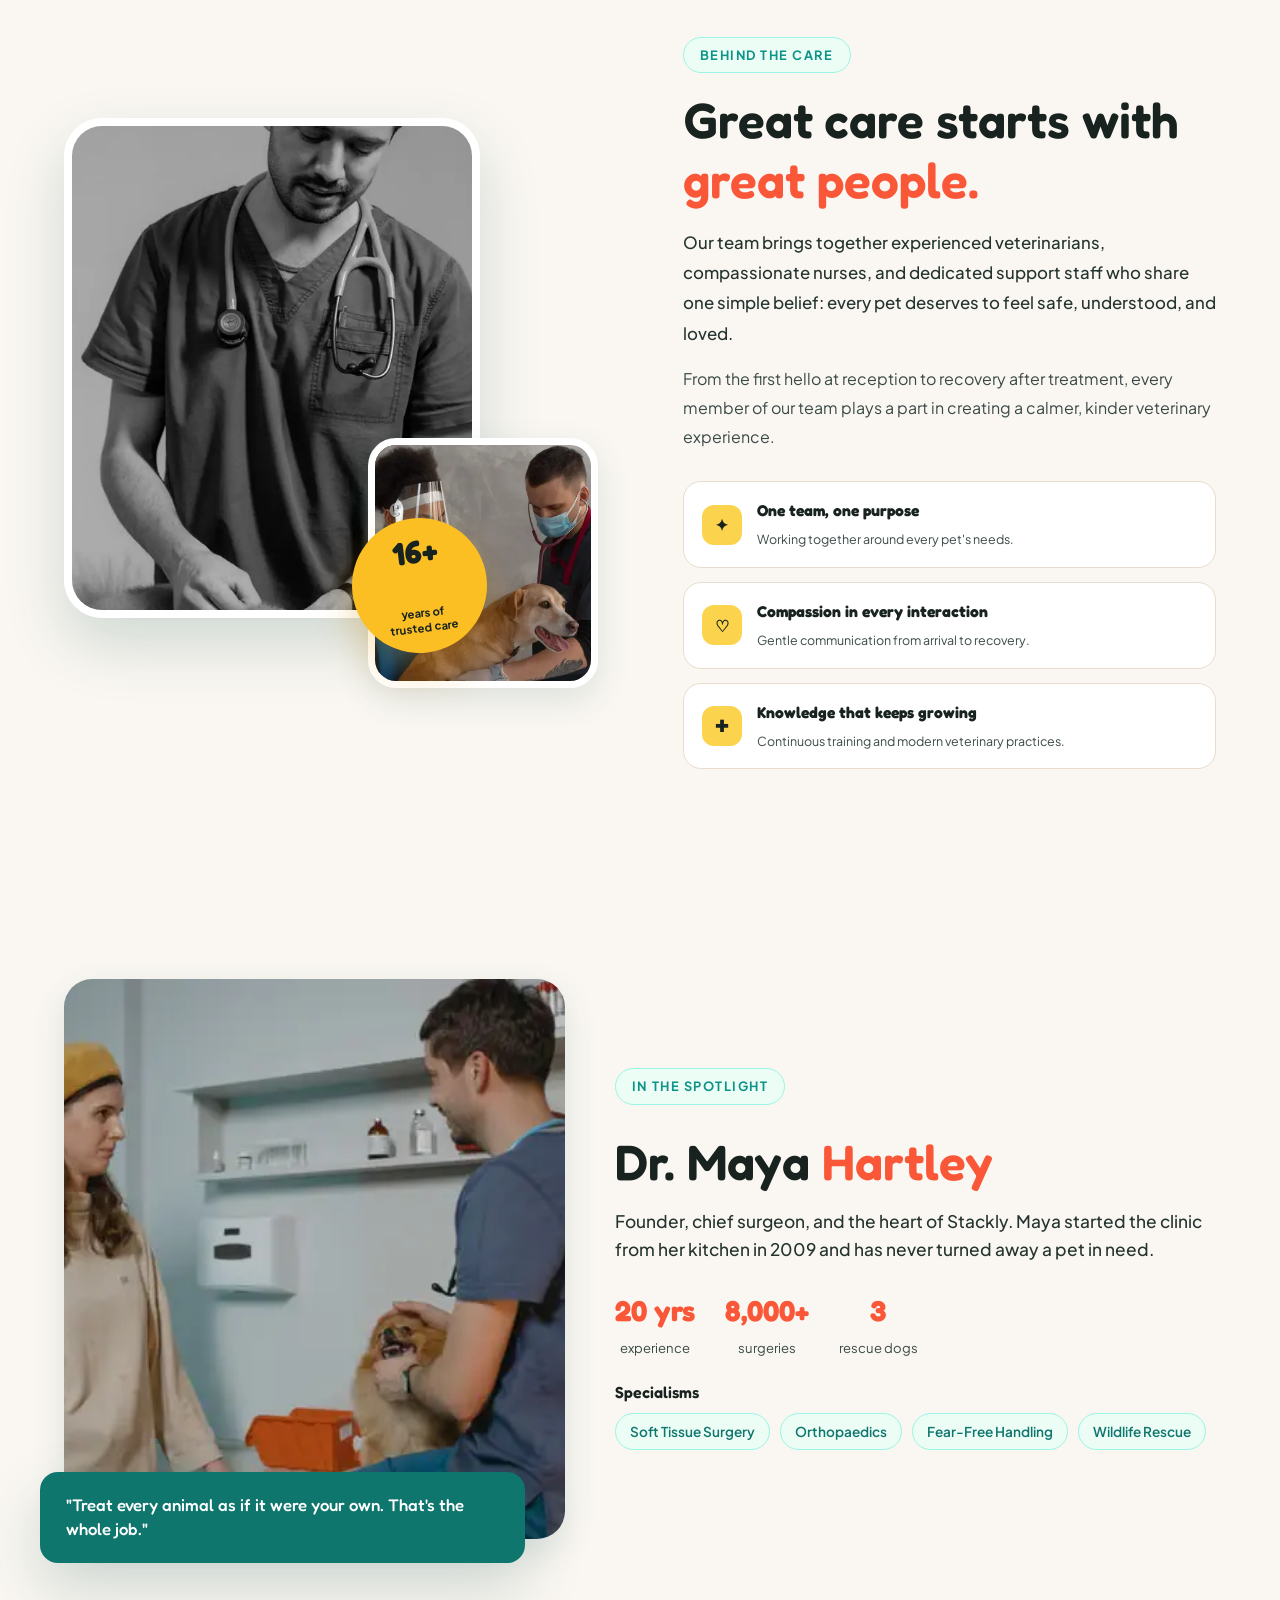
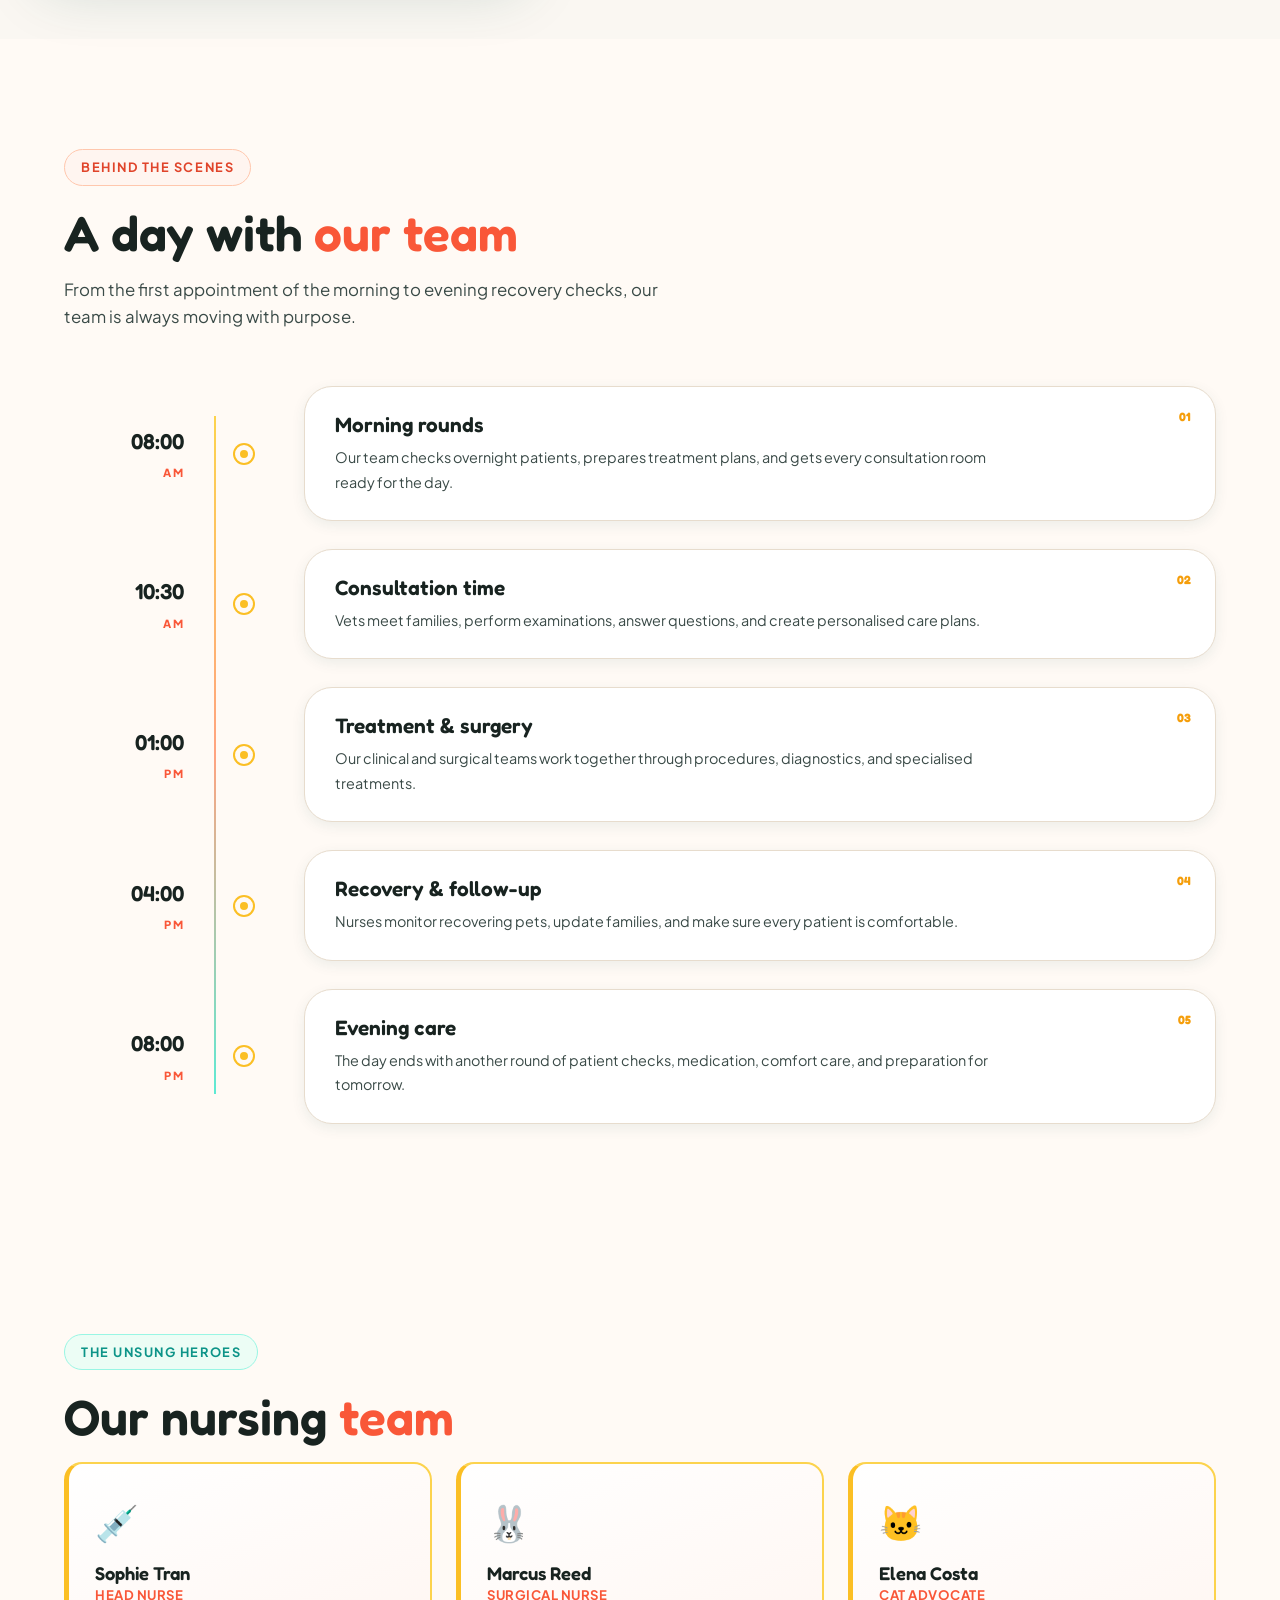
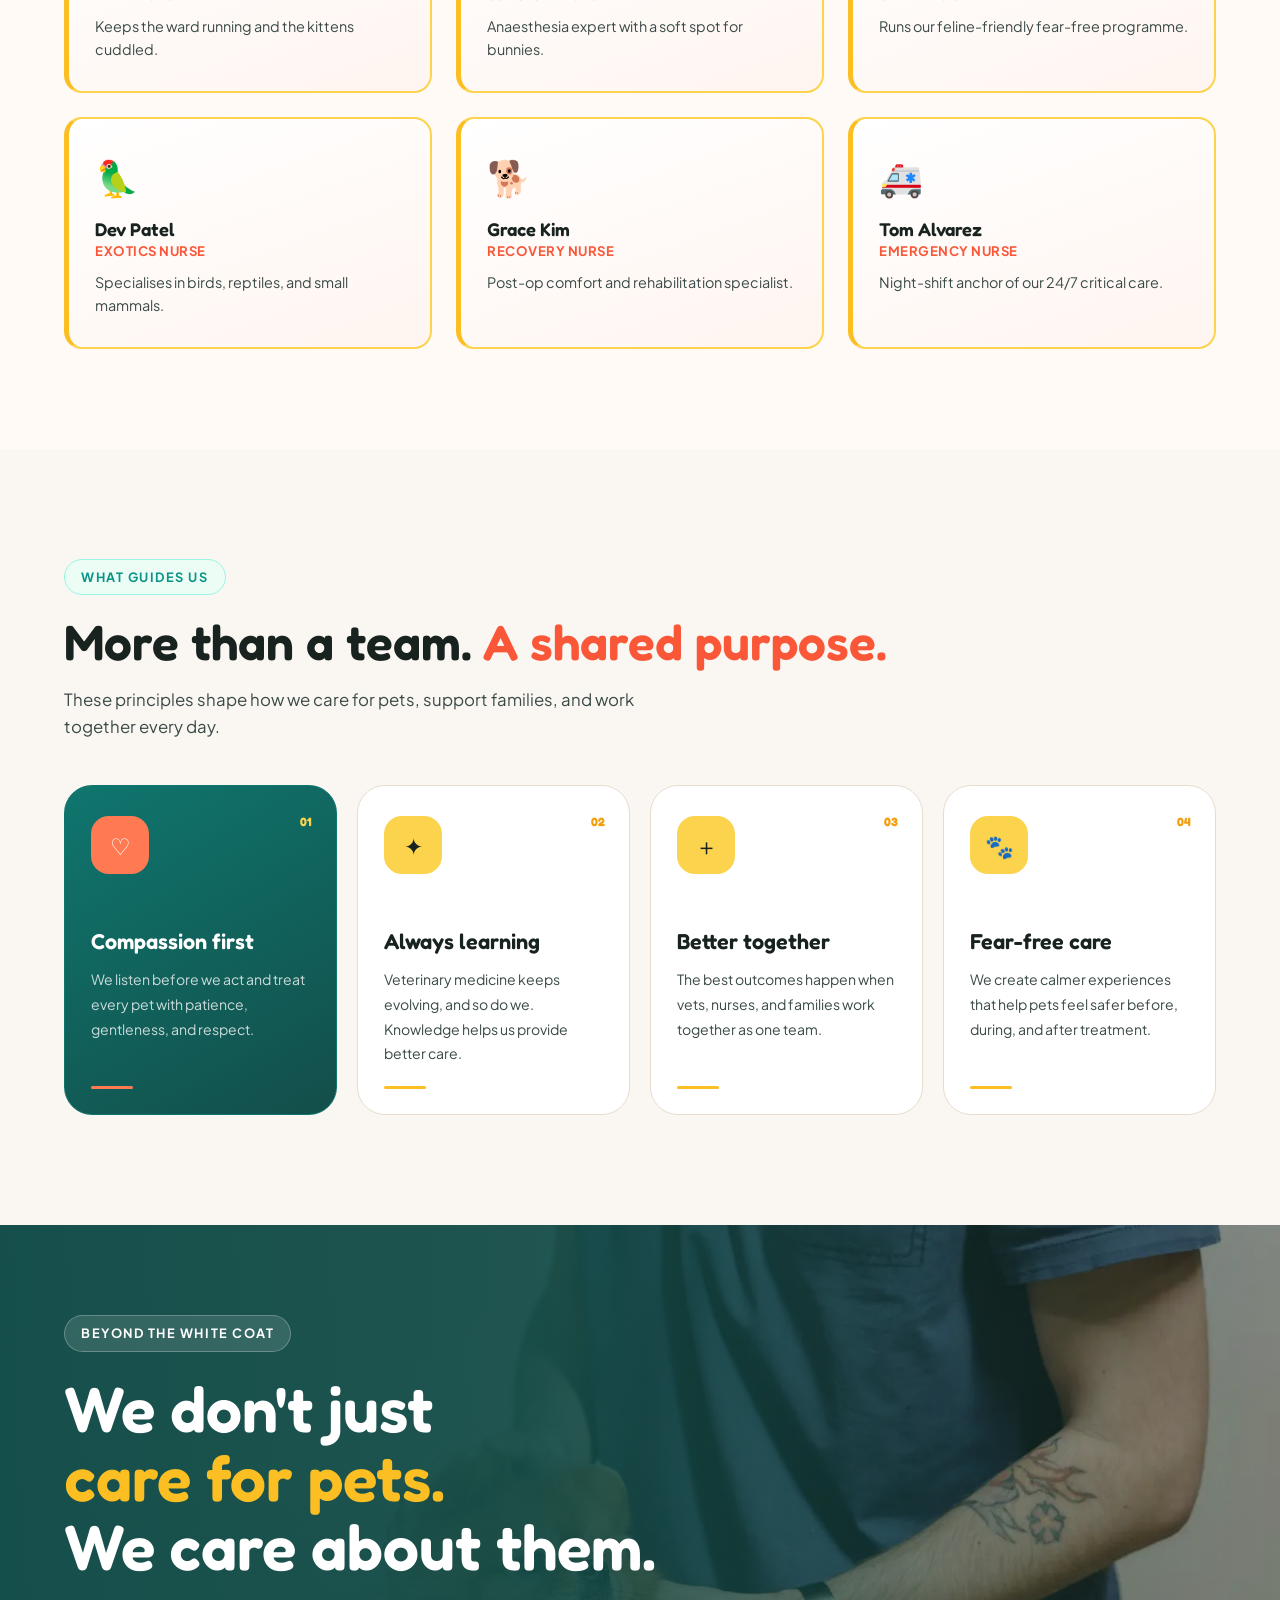
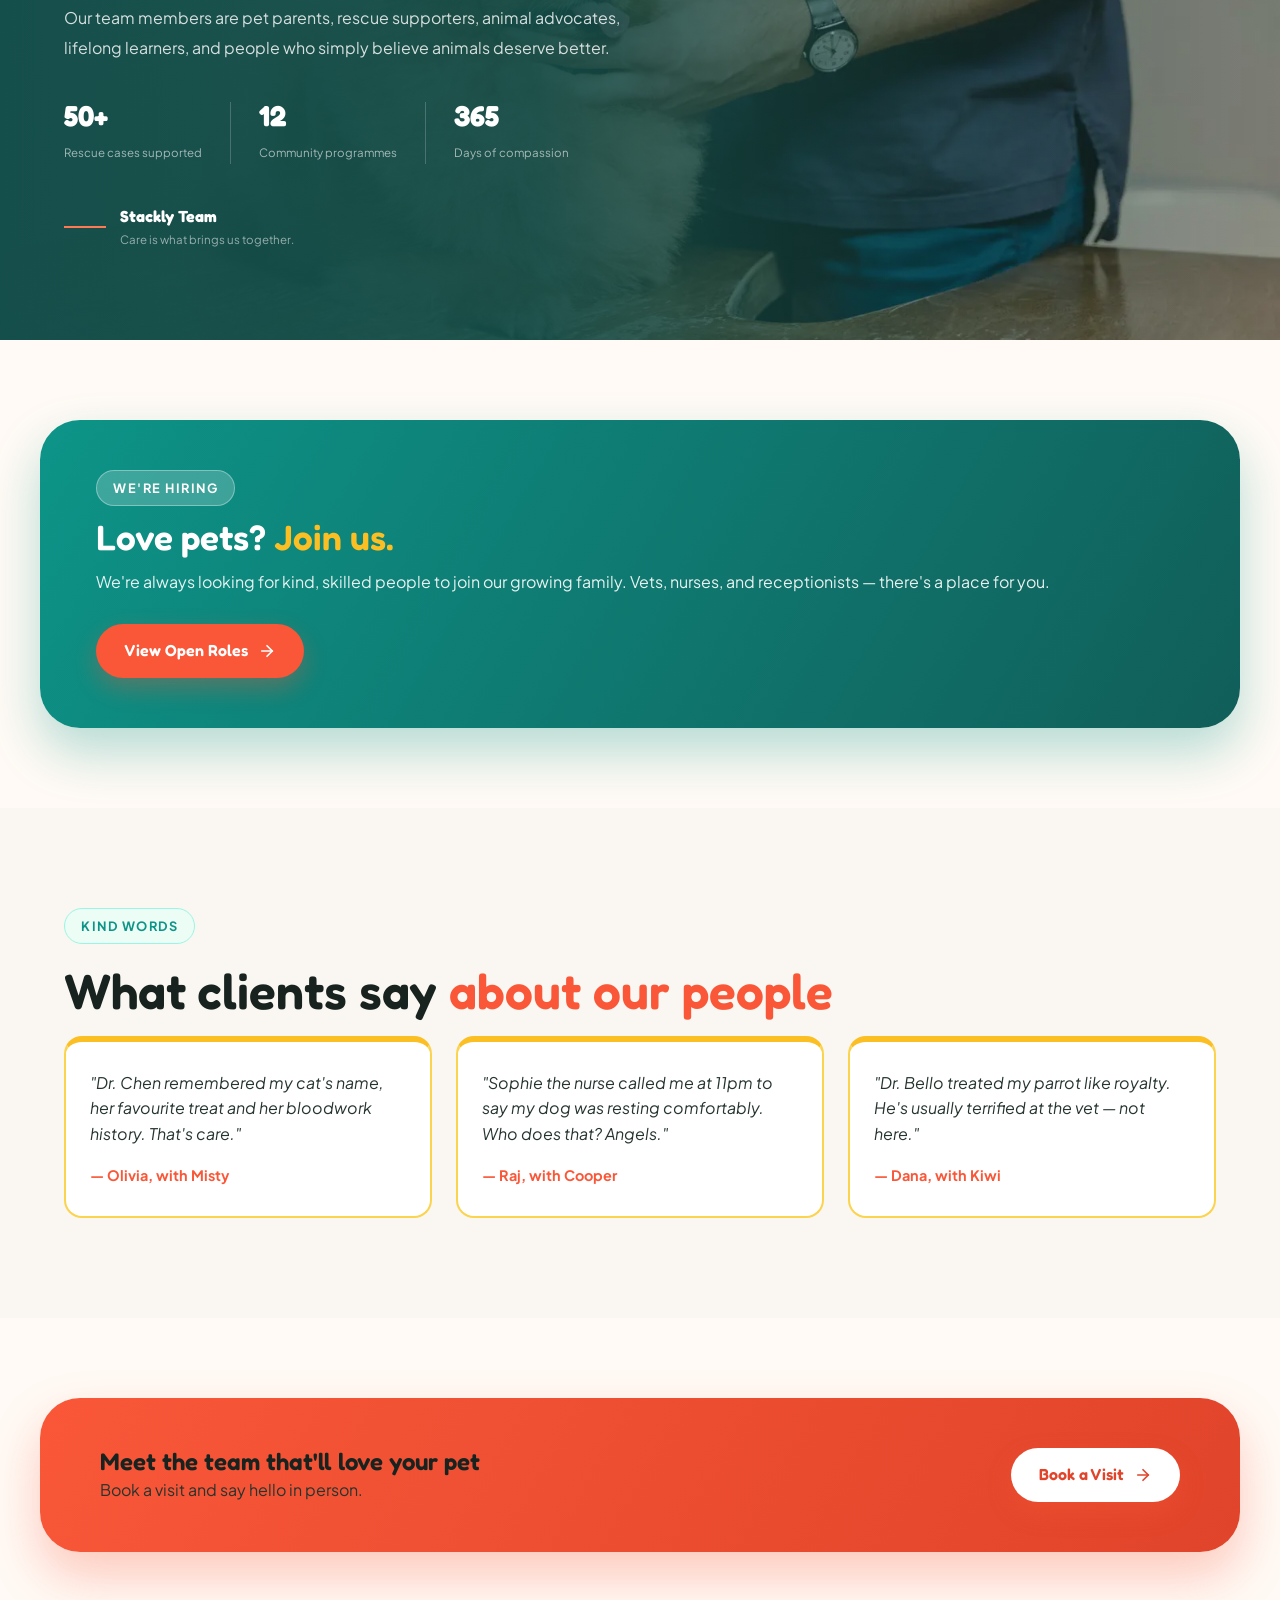
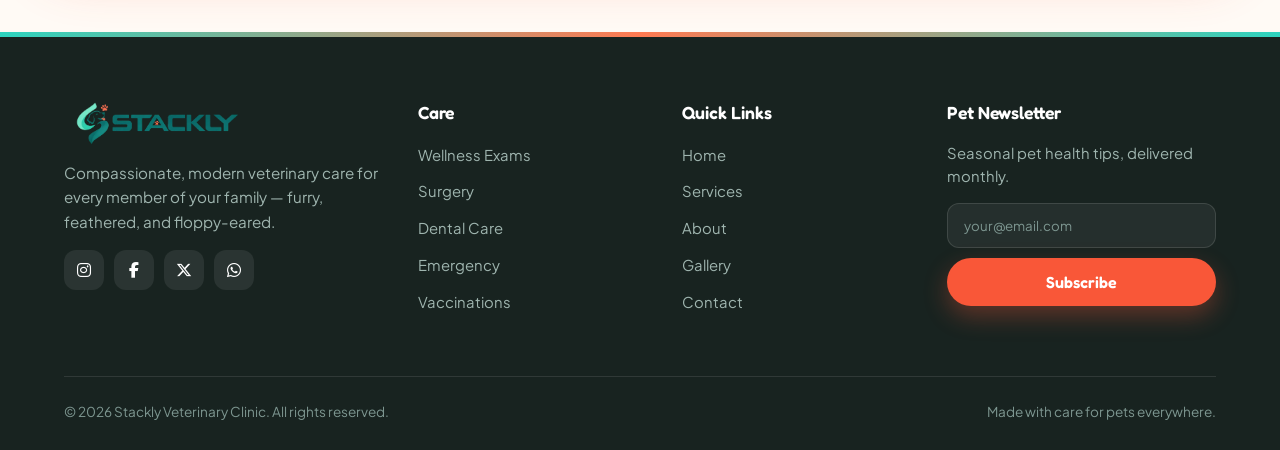
<file: team.html>
<!DOCTYPE html>
<html lang="en">
<head>
<meta charset="UTF-8">
<meta name="viewport" content="width=device-width, initial-scale=1.0">
<title>Our Team — Stackly Veterinary Clinic</title>
<link
  rel="stylesheet"
  href="https://cdnjs.cloudflare.com/ajax/libs/font-awesome/6.5.2/css/all.min.css"
/>
<link rel="stylesheet" href="css/theme.css">
<link rel="stylesheet" href="css/team.css">
</head>
<body>

<!-- ============ PAGE HERO ============ -->
<section class="page-hero">
  <div class="ph-bg"><img src="images/doctor9.webp" alt="Vet examining dog"></div>
  <div class="ph-overlay"></div>
  <div class="container ph-content reveal">
    <span class="eyebrow"><svg width="14" height="14" viewBox="0 0 24 24" fill="currentColor"><path d="M12 2l2 7h7l-5.5 4 2 7L12 16l-5.5 4 2-7L3 9h7z"/></svg> Our Team</span>
    <h1>The hands that <span class="hl">heal</span><br>your best friends</h1>
    <p>Fourteen veterinarians, twenty nurses, and one shared obsession: making tails wag and purrs rumble.</p>
  </div>
  <div class="ph-wave"><svg viewBox="0 0 1440 80" preserveAspectRatio="none"><path d="M0,50 C480,80 960,0 1440,40 L1440,80 L0,80 Z" fill="var(--cream)"/></svg></div>
</section>

<!-- ============ TEAM INTRO BAND ============ -->
<section class="team-intro">
  <div class="container ti-inner reveal">
    <div class="ti-stat"><strong>14</strong><span>Veterinarians</span></div>
    <div class="ti-divider"></div>
    <div class="ti-stat"><strong>20</strong><span>Nurses</span></div>
    <div class="ti-divider"></div>
    <div class="ti-stat"><strong>100%</strong><span>Fear-Free Certified</span></div>
    <div class="ti-divider"></div>
    <div class="ti-stat"><strong>40+</strong><span>Training Hours / Year</span></div>
  </div>
</section>

<!-- ============ VETS GRID (amber cards) ============ -->
<section class="vets">
  <div class="container">
    <div class="section-head reveal">
      <span class="eyebrow coral">Meet the vets</span>
      <h2 class="section-title">Our <span class="hl">veterinarians</span></h2>
      <p class="section-sub">Each brings a specialism, a smile, and a pocket full of treats.</p>
    </div>
    <div class="vet-grid">
      <article class="vet-card reveal">
        <div class="vet-photo"><img src="images/doctor1.webp" alt="Dr. Maya Hartley"><span class="vet-badge">Founder</span></div>
        <h3>Dr. Maya Hartley</h3><span class="vet-role">Chief Veterinarian · Surgery</span>
        <p>20 years in small-animal surgery. Believes every pet deserves a calm hand and a warm blanket.</p>
        <div class="vet-socials"><a href="#">f</a><a href="#">in</a><a href="#">@</a></div>
      </article>
      <article class="vet-card reveal delay-1">
        <div class="vet-photo"><img src="images/doctor3.webp" alt="Dr. Liam Chen"><span class="vet-badge">Dental</span></div>
        <h3>Dr. Liam Chen</h3><span class="vet-role">Dental Specialist</span>
        <p>Passionate about oral health. Has been known to brush his own dog's teeth daily — yes, daily.</p>
        <div class="vet-socials"><a href="#">f</a><a href="#">in</a><a href="#">@</a></div>
      </article>
      <article class="vet-card reveal delay-2">
        <div class="vet-photo"><img src="images/doctor2.webp" alt="Dr. Aisha Bello"><span class="vet-badge">Exotics</span></div>
        <h3>Dr. Aisha Bello</h3><span class="vet-role">Exotics &amp; Avian</span>
        <p>From parrots to pythons, Aisha is our go-to for anything with scales, feathers, or extra legs.</p>
        <div class="vet-socials"><a href="#">f</a><a href="#">in</a><a href="#">@</a></div>
      </article>
      <article class="vet-card reveal delay-3">
        <div class="vet-photo"><img src="images/doctor6.webp" alt="Dr. Noah Fischer"><span class="vet-badge">Emergency</span></div>
        <h3>Dr. Noah Fischer</h3><span class="vet-role">Emergency &amp; Critical Care</span>
        <p>Cool head in a crisis. Leads our overnight trauma team with steady hands and strong coffee.</p>
        <div class="vet-socials"><a href="#">f</a><a href="#">in</a><a href="#">@</a></div>
      </article>
    </div>
  </div>
</section>

<!-- ============ THE PEOPLE BEHIND THE CARE ============ -->
<section class="people-behind">
  <div class="container">
    <div class="pb-grid">

      <div class="pb-visual reveal left">
        <div class="pb-main-img">
          <img
            src="images/doctor11.webp"
            alt="Veterinary team caring for a dog">
        </div>

        <div class="pb-small-img">
          <img
            src="images/doctor12.webp"
            alt="Veterinarian examining a pet">
        </div>

        <div class="pb-experience">
          <strong>16+</strong>
          <span>years of<br>trusted care</span>
        </div>
      </div>

      <div class="pb-content reveal right">
        <span class="eyebrow">Behind the care</span>

        <h2 class="section-title">
          Great care starts with
          <span class="hl">great people.</span>
        </h2>

        <p class="pb-lead">
          Our team brings together experienced veterinarians, compassionate
          nurses, and dedicated support staff who share one simple belief:
          every pet deserves to feel safe, understood, and loved.
        </p>

        <p>
          From the first hello at reception to recovery after treatment,
          every member of our team plays a part in creating a calmer,
          kinder veterinary experience.
        </p>

        <div class="pb-highlights">

          <div class="pb-highlight">
            <span class="pb-icon">✦</span>
            <div>
              <strong>One team, one purpose</strong>
              <span>Working together around every pet's needs.</span>
            </div>
          </div>

          <div class="pb-highlight">
            <span class="pb-icon">♡</span>
            <div>
              <strong>Compassion in every interaction</strong>
              <span>Gentle communication from arrival to recovery.</span>
            </div>
          </div>

          <div class="pb-highlight">
            <span class="pb-icon">✚</span>
            <div>
              <strong>Knowledge that keeps growing</strong>
              <span>Continuous training and modern veterinary practices.</span>
            </div>
          </div>

        </div>
      </div>

    </div>
  </div>
</section>

<!-- ============ FEATURED PROFILE ============ -->
<section class="featured-profile">
  <div class="container fp-grid">
    <div class="fp-img reveal left">
      <img src="images/doctor13.webp" alt="Dr. Maya featured">
      <div class="fp-quote">"Treat every animal as if it were your own. That's the whole job."</div>
    </div>
    <div class="fp-text reveal right">
      <span class="eyebrow">In the spotlight</span>
      <h2 class="section-title">Dr. Maya <span class="hl">Hartley</span></h2>
      <p class="fp-lead">Founder, chief surgeon, and the heart of Stackly. Maya started the clinic from her kitchen in 2009 and has never turned away a pet in need.</p>
      <div class="fp-facts">
        <div><strong>20 yrs</strong><span>experience</span></div>
        <div><strong>8,000+</strong><span>surgeries</span></div>
        <div><strong>3</strong><span>rescue dogs</span></div>
      </div>
      <h4>Specialisms</h4>
      <div class="fp-tags"><span>Soft Tissue Surgery</span><span>Orthopaedics</span><span>Fear-Free Handling</span><span>Wildlife Rescue</span></div>
    </div>
  </div>
</section>

<!-- ============ A DAY WITH OUR TEAM ============ -->
<section class="team-day">
  <div class="container">

    <div class="section-head reveal">
      <span class="eyebrow coral">Behind the scenes</span>

      <h2 class="section-title">
        A day with
        <span class="hl">our team</span>
      </h2>

      <p class="section-sub">
        From the first appointment of the morning to evening recovery checks,
        our team is always moving with purpose.
      </p>
    </div>

    <div class="day-timeline">

      <article class="day-item reveal">
        <div class="day-time">
          <span>08:00</span>
          <small>AM</small>
        </div>

        <div class="day-line">
          <span></span>
        </div>

        <div class="day-content">
          <span class="day-number">01</span>
          <h3>Morning rounds</h3>
          <p>
            Our team checks overnight patients, prepares treatment plans,
            and gets every consultation room ready for the day.
          </p>
        </div>
      </article>

      <article class="day-item reveal delay-1">
        <div class="day-time">
          <span>10:30</span>
          <small>AM</small>
        </div>

        <div class="day-line">
          <span></span>
        </div>

        <div class="day-content">
          <span class="day-number">02</span>
          <h3>Consultation time</h3>
          <p>
            Vets meet families, perform examinations, answer questions,
            and create personalised care plans.
          </p>
        </div>
      </article>

      <article class="day-item reveal delay-2">
        <div class="day-time">
          <span>01:00</span>
          <small>PM</small>
        </div>

        <div class="day-line">
          <span></span>
        </div>

        <div class="day-content">
          <span class="day-number">03</span>
          <h3>Treatment &amp; surgery</h3>
          <p>
            Our clinical and surgical teams work together through
            procedures, diagnostics, and specialised treatments.
          </p>
        </div>
      </article>

      <article class="day-item reveal delay-3">
        <div class="day-time">
          <span>04:00</span>
          <small>PM</small>
        </div>

        <div class="day-line">
          <span></span>
        </div>

        <div class="day-content">
          <span class="day-number">04</span>
          <h3>Recovery &amp; follow-up</h3>
          <p>
            Nurses monitor recovering pets, update families, and make
            sure every patient is comfortable.
          </p>
        </div>
      </article>

      <article class="day-item reveal">
        <div class="day-time">
          <span>08:00</span>
          <small>PM</small>
        </div>

        <div class="day-line">
          <span></span>
        </div>

        <div class="day-content">
          <span class="day-number">05</span>
          <h3>Evening care</h3>
          <p>
            The day ends with another round of patient checks,
            medication, comfort care, and preparation for tomorrow.
          </p>
        </div>
      </article>

    </div>

  </div>
</section>

<!-- ============ NURSING TEAM (amber cards) ============ -->
<section class="nurses">
  <div class="container">
    <div class="section-head reveal">
      <span class="eyebrow">The unsung heroes</span>
      <h2 class="section-title">Our nursing <span class="hl">team</span></h2>
    </div>
    <div class="nurse-grid">
      <article class="nurse-card reveal"><div class="nc-ic">💉</div><h4>Sophie Tran</h4><span>Head Nurse</span><p>Keeps the ward running and the kittens cuddled.</p></article>
      <article class="nurse-card reveal delay-1"><div class="nc-ic">🐰</div><h4>Marcus Reed</h4><span>Surgical Nurse</span><p>Anaesthesia expert with a soft spot for bunnies.</p></article>
      <article class="nurse-card reveal delay-2"><div class="nc-ic">🐱</div><h4>Elena Costa</h4><span>Cat Advocate</span><p>Runs our feline-friendly fear-free programme.</p></article>
      <article class="nurse-card reveal delay-3"><div class="nc-ic">🦜</div><h4>Dev Patel</h4><span>Exotics Nurse</span><p>Specialises in birds, reptiles, and small mammals.</p></article>
      <article class="nurse-card reveal"><div class="nc-ic">🐕</div><h4>Grace Kim</h4><span>Recovery Nurse</span><p>Post-op comfort and rehabilitation specialist.</p></article>
      <article class="nurse-card reveal delay-1"><div class="nc-ic">🚑</div><h4>Tom Alvarez</h4><span>Emergency Nurse</span><p>Night-shift anchor of our 24/7 critical care.</p></article>
    </div>
  </div>
</section>

<!-- ============ OUR TEAM VALUES ============ -->
<section class="team-values">
  <div class="container">

    <div class="section-head reveal">
      <span class="eyebrow">What guides us</span>

      <h2 class="section-title">
        More than a team.
        <span class="hl">A shared purpose.</span>
      </h2>

      <p class="section-sub">
        These principles shape how we care for pets, support families,
        and work together every day.
      </p>
    </div>

    <div class="values-grid">

      <article class="value-card value-featured reveal">
        <div class="value-icon">♡</div>
        <span class="value-index">01</span>

        <h3>Compassion first</h3>

        <p>
          We listen before we act and treat every pet with patience,
          gentleness, and respect.
        </p>

        <div class="value-line"></div>
      </article>

      <article class="value-card reveal delay-1">
        <div class="value-icon">✦</div>
        <span class="value-index">02</span>

        <h3>Always learning</h3>

        <p>
          Veterinary medicine keeps evolving, and so do we.
          Knowledge helps us provide better care.
        </p>

        <div class="value-line"></div>
      </article>

      <article class="value-card reveal delay-2">
        <div class="value-icon">＋</div>
        <span class="value-index">03</span>

        <h3>Better together</h3>

        <p>
          The best outcomes happen when vets, nurses, and families
          work together as one team.
        </p>

        <div class="value-line"></div>
      </article>

      <article class="value-card reveal delay-3">
        <div class="value-icon">🐾</div>
        <span class="value-index">04</span>

        <h3>Fear-free care</h3>

        <p>
          We create calmer experiences that help pets feel safer
          before, during, and after treatment.
        </p>

        <div class="value-line"></div>
      </article>

    </div>

  </div>
</section>

<!-- ============ BEYOND THE WHITE COAT ============ -->
<section class="beyond-coat">
  <div class="bc-image">
    <img
      src="images/pet14.webp"
      alt="Veterinary team caring for pets">
  </div>

  <div class="bc-overlay"></div>

  <div class="container">
    <div class="bc-content reveal">

      <span class="eyebrow bc-eyebrow">
        Beyond the white coat
      </span>

      <h2>
        We don't just
        <span>care for pets.</span>
        We care about them.
      </h2>

      <p>
        Our team members are pet parents, rescue supporters, animal
        advocates, lifelong learners, and people who simply believe
        animals deserve better.
      </p>

      <div class="bc-stats">

        <div>
          <strong>50+</strong>
          <span>Rescue cases supported</span>
        </div>

        <div>
          <strong>12</strong>
          <span>Community programmes</span>
        </div>

        <div>
          <strong>365</strong>
          <span>Days of compassion</span>
        </div>

      </div>

      <div class="bc-signature">
        <span></span>
        <div>
          <strong>Stackly Team</strong>
          <small>Care is what brings us together.</small>
        </div>
      </div>

    </div>
  </div>
</section>

<!-- ============ JOIN THE TEAM ============ -->
<section class="join-team">
  <div class="container jt-inner reveal">
    <div class="jt-text">
      <span class="eyebrow coral">We're hiring</span>
      <h2>Love pets? <span class="hl">Join us.</span></h2>
      <p>We're always looking for kind, skilled people to join our growing family. Vets, nurses, and receptionists — there's a place for you.</p>
    </div>
    <a href="error.html" class="btn btn-coral">View Open Roles
      <svg width="18" height="18" viewBox="0 0 24 24" fill="none" stroke="currentColor" stroke-width="2.2" stroke-linecap="round"><line x1="5" y1="12" x2="19" y2="12"/><polyline points="12 5 19 12 12 19"/></svg>
    </a>
  </div>
</section>

<!-- ============ TESTIMONIAL MINI ============ -->
<section class="team-testi">
  <div class="container">
    <div class="section-head reveal">
      <span class="eyebrow">Kind words</span>
      <h2 class="section-title">What clients say <span class="hl">about our people</span></h2>
    </div>
    <div class="tt-grid">
      <article class="tt-card reveal"><p>"Dr. Chen remembered my cat's name, her favourite treat and her bloodwork history. That's care."</p><span>— Olivia, with Misty</span></article>
      <article class="tt-card reveal delay-1"><p>"Sophie the nurse called me at 11pm to say my dog was resting comfortably. Who does that? Angels."</p><span>— Raj, with Cooper</span></article>
      <article class="tt-card reveal delay-2"><p>"Dr. Bello treated my parrot like royalty. He's usually terrified at the vet — not here."</p><span>— Dana, with Kiwi</span></article>
    </div>
  </div>
</section>

<!-- ============ CTA ============ -->
<section class="cta-banner">
  <div class="container cta-inner reveal">
    <div class="cta-text"><h2>Meet the team that'll love your pet</h2><p>Book a visit and say hello in person.</p></div>
    <a href="error.html" class="btn btn-coral">Book a Visit
      <svg width="18" height="18" viewBox="0 0 24 24" fill="none" stroke="currentColor" stroke-width="2.2" stroke-linecap="round"><line x1="5" y1="12" x2="19" y2="12"/><polyline points="12 5 19 12 12 19"/></svg>
    </a>
  </div>
</section>

<script src="js/shared.js"></script>
<script src="js/team.js"></script>
</body>
</html>
</file>
<file: css/theme.css>
/* ============================================================
   PAWS & CLAWS VET CLINIC — SHARED THEME
   Color theme used across ALL pages (consistent)
   ============================================================ */

@import url('https://fonts.googleapis.com/css2?family=Fredoka:wght@400;500;600;700&family=Plus+Jakarta+Sans:wght@300;400;500;600;700;800&display=swap');

:root {
  /* ---- Primary (Teal) ---- */
  --teal-50:  #ecfdf5;
  --teal-100: #d1fae5;
  --teal-200: #99f6e4;
  --teal-300: #5eead4;
  --teal-400: #2dd4bf;
  --teal-500: #14b8a6;
  --teal-600: #0d9488;
  --teal-700: #0f766e;
  --teal-800: #115e59;
  --teal-900: #134e4a;

  /* ---- Accent (Coral / Amber) ---- */
  --coral-50:  #fff5f0;
  --coral-100: #ffe4d6;
  --coral-200: #ffc7ad;
  --coral-300: #ffa380;
  --coral-400: #ff7a52;
  --coral-500: #f95738;
  --coral-600: #e0442a;
  --coral-700: #bd3420;

  --amber-300: #fcd34d;
  --amber-400: #fbbf24;
  --amber-500: #f59e0b;

  /* ---- Neutrals ---- */
  --cream:    #fffaf5;
  --sand-50:  #faf7f2;
  --sand-100: #f3ede3;
  --sand-200: #e7dccd;
  --ink-700:  #3a4a47;
  --ink-800:  #25342f;
  --ink-900:  #182320;

  /* ---- Semantic ---- */
  --success: #16a34a;
  --warning: #f59e0b;
  --error:   #dc2626;

  /* ---- Type ---- */
  --font-display: 'Fredoka', sans-serif;
  --font-body: 'Plus Jakarta Sans', sans-serif;

  /* ---- Layout ---- */
  --container: 1200px;
  --radius-sm: 10px;
  --radius: 18px;
  --radius-lg: 28px;
  --radius-xl: 40px;
  --shadow-sm: 0 4px 14px rgba(19,78,74,.08);
  --shadow: 0 12px 34px rgba(19,78,74,.12);
  --shadow-lg: 0 26px 60px rgba(19,78,74,.18);
  --transition: .4s cubic-bezier(.22,1,.36,1);
}

* { margin: 0; padding: 0; box-sizing: border-box; }

html { scroll-behavior: smooth; }

body {
  font-family: var(--font-body);
  color: var(--ink-800);
  background: var(--cream);
  line-height: 1.6;
  overflow-x: hidden;
}

h1,h2,h3,h4,h5 { font-family: var(--font-display); line-height: 1.2; color: var(--ink-900); font-weight: 600; }

a { text-decoration: none; color: inherit; }
ul { list-style: none; }
img { max-width: 100%; display: block; }

.container { width: 100%; max-width: var(--container); margin: 0 auto; padding: 0 24px; }

/* ---- Eyebrow label ---- */
.eyebrow {
  display: inline-flex; align-items: center; gap: 8px;
  font-size: .8rem; font-weight: 700; letter-spacing: .12em; text-transform: uppercase;
  color: var(--teal-600);
  background: var(--teal-50);
  padding: 7px 16px; border-radius: 100px;
  border: 1.5px solid var(--teal-200);
}
.eyebrow.coral { color: var(--coral-600); background: var(--coral-50); border-color: var(--coral-200); }

.section-title {
  font-size: clamp(2rem, 4.5vw, 3.1rem);
  font-weight: 600;
  margin: 18px 0 14px;
}
.section-title .hl { color: var(--coral-500); }
.section-sub { color: var(--ink-700); font-size: 1.05rem; max-width: 620px; }

/* ---- Buttons ---- */
.btn {
  display: inline-flex; align-items: center; gap: 10px;
  font-family: var(--font-display); font-weight: 600; font-size: 1rem;
  padding: 14px 28px; border-radius: 100px; border: none; cursor: pointer;
  transition: var(--transition);
  position: relative; overflow: hidden;
}
.btn-primary { background: var(--teal-600); color: #fff; box-shadow: 0 10px 24px rgba(13,148,136,.35); }
.btn-primary:hover { background: var(--teal-700); transform: translateY(-3px); box-shadow: 0 16px 32px rgba(13,148,136,.42); }
.btn-coral { background: var(--coral-500); color: #fff; box-shadow: 0 10px 24px rgba(249,87,56,.32); }
.btn-coral:hover { background: var(--coral-600); transform: translateY(-3px); }
.btn-ghost { background: transparent; color: var(--teal-700); border: 2px solid var(--teal-600); }
.btn-ghost:hover { background: var(--teal-600); color: #fff; transform: translateY(-3px); }
.btn-light { background: #fff; color: var(--teal-700); box-shadow: var(--shadow-sm); }
.btn-light:hover { transform: translateY(-3px); box-shadow: var(--shadow); }
.btn-block { width: 100%; justify-content: center; }

/* ============================================================
   HEADER  (shared across pages)
   ============================================================ */
.site-header {
  position: fixed; top: 0; left: 0; width: 100%; z-index: 900;
  padding: 18px 0; transition: var(--transition);
  background: transparent;
   background: rgba(255, 250, 245, 0.326);
}
.site-header.scrolled {
  background: rgba(255,250,245,.92);
  backdrop-filter: blur(14px);
  box-shadow: 0 6px 24px rgba(19,78,74,.08);
  padding: 12px 0;
}
.header-inner { display: flex; align-items: center; justify-content: space-between; gap: 24px; }

.brand { display: flex; align-items: center; gap: 12px; }
.brand-mark {
  width: 48px; height: 48px; border-radius: 14px;
  background: linear-gradient(135deg, var(--teal-500), var(--teal-700));
  display: grid; place-items: center; color: #fff;
  box-shadow: 0 8px 20px rgba(13,148,136,.35);
  flex-shrink: 0;
}
.brand-mark svg { width: 28px; height: 28px; }
.brand-name { font-family: var(--font-display); font-weight: 700; font-size: 1.3rem; color: var(--ink-900); line-height: 1; }
.brand-name span { color: var(--coral-500); }
.brand-tag { font-size: .72rem; color: var(--ink-700); letter-spacing: .08em; text-transform: uppercase; }

.brand {
  display: flex;
  align-items: center;
}

.brand-logo {
  width: 180px;
  height: auto;
  display: block;
  object-fit: contain;
}

.nav { display: flex; align-items: center; gap: 4px; }
.nav a {
  font-weight: 600; font-size: .95rem; color: var(--ink-800);
  padding: 9px 16px; border-radius: 100px; transition: var(--transition);
  position: relative;
}
.nav a:hover { color: var(--teal-600); background: var(--teal-50); }
.nav a.active { color: #fff; background: var(--teal-600); }

.header-cta { display: flex; align-items: center; gap: 12px; }
.header-cta .btn { padding: 11px 22px; font-size: .9rem; }

/* hamburger */
.hamburger {
  display: none; width: 46px; height: 46px; border-radius: 12px;
  background: var(--teal-600); border: none; cursor: pointer;
  position: relative; z-index: 1000;
}
.hamburger span {
  display: block; width: 22px; height: 2.5px; background: #fff; border-radius: 4px;
  margin: 4px auto; transition: var(--transition);
}
.hamburger.open span:nth-child(1) { transform: translateY(6.5px) rotate(45deg); }
.hamburger.open span:nth-child(2) { opacity: 0; }
.hamburger.open span:nth-child(3) { transform: translateY(-6.5px) rotate(-45deg); }

/* ============================================================
   MOBILE MENU  — full height, HALF WIDTH, slide from right
   contains nav links + LOGIN button
   ============================================================ */
.mobile-menu {
  position: fixed; top: 0; right: 0; height: 100vh; width: 50%;
  min-width: 290px;
  background: linear-gradient(160deg, var(--teal-700), var(--teal-900));
  z-index: 999;
  transform: translateX(100%);
  transition: transform .45s cubic-bezier(.22,1,.36,1);
  display: flex; flex-direction: column;
  padding: 90px 30px 40px;
  box-shadow: -20px 0 60px rgba(0,0,0,.25);
  overflow-y: auto;
}
.mobile-menu.open { transform: translateX(0); }
.mobile-menu .mm-close {
  position: absolute; top: 22px; right: 22px;
  width: 42px; height: 42px; border-radius: 50%;
  background: rgba(255,255,255,.15); border: none; color: #fff;
  font-size: 1.4rem; cursor: pointer; display: grid; place-items: center;
  transition: var(--transition);
}
.mobile-menu .mm-close:hover { background: var(--coral-500); transform: rotate(90deg); }
.mobile-menu .mm-greet { color: var(--teal-200); font-size: .82rem; letter-spacing: .1em; text-transform: uppercase; margin-bottom: 6px; }
.mobile-menu .mm-greet strong { color: #fff; font-family: var(--font-display); display: block; font-size: 1.5rem; letter-spacing: 0; text-transform: none; margin-top: 4px; }
.mobile-menu nav { display: flex; flex-direction: column; gap: 4px; margin-top: 24px; }
.mobile-menu nav a {
  color: #fff; font-family: var(--font-display); font-weight: 500; font-size: 1.18rem;
  padding: 14px 18px; border-radius: 14px; transition: var(--transition);
  display: flex; align-items: center; justify-content: space-between;
  border: 1px solid transparent;
}
.mobile-menu nav a:hover, .mobile-menu nav a.active {
  background: rgba(255,255,255,.12); border-color: rgba(255,255,255,.18);
  padding-left: 26px;
}
.mobile-menu nav a .dot { width: 8px; height: 8px; border-radius: 50%; background: var(--coral-400); opacity: 0; transition: var(--transition); }
.mobile-menu nav a.active .dot { opacity: 1; }
.mobile-menu .mm-divider { height: 1px; background: rgba(255,255,255,.14); margin: 26px 0 18px; }
.mobile-menu .mm-login {
  background: var(--coral-500); color: #fff;
  display: flex; align-items: center; justify-content: center; gap: 10px;
  font-family: var(--font-display); font-weight: 600; font-size: 1.05rem;
  padding: 16px; border-radius: 14px; transition: var(--transition);
  box-shadow: 0 10px 24px rgba(249,87,56,.4);
}
.mobile-menu .mm-login:hover { background: var(--coral-600); transform: translateY(-2px); }
.mobile-menu .mm-foot { margin-top: auto; color: rgba(255,255,255,.6); font-size: .8rem; line-height: 1.5; }
.overlay {
  position: fixed; inset: 0; background: rgba(18,35,32,.5); z-index: 998;
  opacity: 0; pointer-events: none; transition: opacity .4s;
}
.overlay.show { opacity: 1; pointer-events: auto; }

/* ============================================================
   FOOTER  (shared)
   ============================================================ */
.site-footer { background: var(--ink-900); color: #cfdcd9; padding: 70px 0 28px; position: relative; overflow: hidden; }
.site-footer::before {
  content: ''; position: absolute; top: 0; left: 0; right: 0; height: 5px;
  background: linear-gradient(90deg, var(--teal-400), var(--coral-400), var(--teal-400));
}
.footer-grid { display: grid; grid-template-columns: 1.4fr 1fr 1fr 1.2fr; gap: 40px; }
.footer-brand .brand-name { color: #fff; }
.footer-brand p { margin: 16px 0; color: #9fb5af; font-size: .95rem; }
.footer-social { display: flex; gap: 10px; }
.footer-social a {
  width: 40px; height: 40px; border-radius: 12px; background: rgba(255,255,255,.08);
  display: grid; place-items: center; color: #fff; transition: var(--transition);
}
.footer-social a:hover { background: var(--coral-500); transform: translateY(-3px); }
.footer-col h4 { color: #fff; font-size: 1.1rem; margin-bottom: 18px; }
.footer-col ul li { margin-bottom: 11px; }
.footer-col ul a { color: #9fb5af; font-size: .93rem; transition: var(--transition); }
.footer-col ul a:hover { color: var(--coral-400); padding-left: 5px; }
.footer-news input {
  width: 100%; padding: 13px 16px; border-radius: 12px; border: 1px solid rgba(255,255,255,.12);
  background: rgba(255,255,255,.06); color: #fff; font-family: var(--font-body); margin-bottom: 10px;
}
.footer-news input::placeholder { color: #7d9690; }
.footer-bottom { border-top: 1px solid rgba(255,255,255,.1); margin-top: 50px; padding-top: 24px; display: flex; justify-content: space-between; flex-wrap: wrap; gap: 12px; font-size: .85rem; color: #7d9690; }

/* ============================================================
   REVEAL ON SCROLL (shared animation engine)
   ============================================================ */
.reveal { opacity: 0; transform: translateY(40px); transition: opacity .8s cubic-bezier(.22,1,.36,1), transform .8s cubic-bezier(.22,1,.36,1); }
.reveal.in { opacity: 1; transform: none; }
.reveal.delay-1 { transition-delay: .12s; }
.reveal.delay-2 { transition-delay: .24s; }
.reveal.delay-3 { transition-delay: .36s; }
.reveal.delay-4 { transition-delay: .48s; }
.reveal.left { transform: translateX(-50px); }
.reveal.right { transform: translateX(50px); }
.reveal.zoom { transform: scale(.85); }
.reveal.in.left, .reveal.in.right, .reveal.in.zoom { transform: none; }

@media (prefers-reduced-motion: reduce) {
  .reveal { opacity: 1 !important; transform: none !important; }
  * { animation: none !important; }
}

/* ============================================================
   RESPONSIVE
   ============================================================ */
@media (max-width: 980px) {
  .nav, .header-cta .btn-text { display: none; }
  .hamburger { display: block; }
  .footer-grid { grid-template-columns: 1fr 1fr; }
}
@media (max-width: 600px) {
  .footer-grid { grid-template-columns: 1fr; }
  .mobile-menu { width: 78%; }
}

/* paw print decorative */
.paw-deco { position: absolute; color: var(--teal-200); opacity: .5; pointer-events: none; }
</file>
<file: css/home.css>
/* ============================================================
   HOME PAGE — unique patterns & animations
   Card color: teal-tinted, consistent across this page
   ============================================================ */

/* ---- HERO ---- */
.hero {
  position: relative;
  min-height: 100vh;
  display: flex; align-items: center;
  padding-top: 90px;
  overflow: hidden;
}
.hero-bg { position: absolute; inset: 0; z-index: 0; }
.hero-bg img { width: 100%; height: 100%; object-fit: cover; }
.hero-overlay {
  position: absolute; inset: 0;
  background: linear-gradient(115deg, rgba(19,78,74,.92) 0%, rgba(15,118,110,.78) 45%, rgba(13,148,136,.35) 100%);
}
.hero-content {
  position: relative; z-index: 2;
  display: grid; grid-template-columns: 1.5fr 1fr; gap: 50px;
  align-items: center; width: 100%;
}
.hero-text h1 {
  color: #fff; font-size: clamp(2.6rem, 6vw, 4.6rem); font-weight: 700;
  margin: 18px 0; line-height: 1.05;
}
.hero-text h1 .hl { color: var(--amber-400); }
.hero-text p { color: rgba(255,255,255,.9); font-size: 1.15rem; max-width: 520px; margin-bottom: 28px; }
.hero-btns { display: flex; gap: 14px; flex-wrap: wrap; margin-bottom: 36px; }
.hero-trust { display: flex; align-items: center; gap: 16px; color: #fff; }
.hero-trust .avatars { display: flex; }
.hero-trust .avatars img {
  width: 46px; height: 46px; border-radius: 50%;
  border: 3px solid var(--teal-700); object-fit: cover;
  margin-left: -14px;
}
.hero-trust .avatars img:first-child { margin-left: 0; }
.hero-trust strong { font-size: 1.1rem; }
.hero-trust .stars { color: var(--amber-400); letter-spacing: 2px; }

/* hero floating availability card */
.hero-card {
  background: #fff; border-radius: var(--radius-lg);
  padding: 28px; box-shadow: var(--shadow-lg);
  border: 3px solid var(--teal-100);
}
.hero-card-top { display: flex; align-items: center; gap: 10px; margin-bottom: 8px; }
.hero-card-top span { font-weight: 700; color: var(--success); font-size: .9rem; text-transform: uppercase; letter-spacing: .08em; }
.hc-pulse {
  width: 12px; height: 12px; border-radius: 50%; background: var(--success);
  box-shadow: 0 0 0 0 rgba(22,163,74,.6); animation: pulse 2s infinite;
}
@keyframes pulse {
  0% { box-shadow: 0 0 0 0 rgba(22,163,74,.6); }
  70% { box-shadow: 0 0 0 12px rgba(22,163,74,0); }
  100% { box-shadow: 0 0 0 0 rgba(22,163,74,0); }
}
.hero-card h3 { font-size: 1.3rem; margin-bottom: 16px; color: var(--ink-900); }
.hc-slot {
  display: flex; justify-content: space-between; align-items: center;
  padding: 11px 14px; border-radius: 12px; margin-bottom: 9px;
  font-weight: 600; font-size: .95rem;
}
.hc-slot.open { background: var(--teal-50); color: var(--teal-800); border: 1.5px dashed var(--teal-300); }
.hc-slot.open em { color: var(--success); font-style: normal; font-size: .82rem; }
.hc-slot.booked { background: var(--sand-100); color: #8a9590; border: 1.5px solid var(--sand-200); text-decoration: line-through; }
.hc-slot.booked em { font-style: normal; font-size: .82rem; }

.hero-wave { position: absolute; bottom: -2px; left: 0; width: 100%; z-index: 1; }
.hero-wave svg { width: 100%; height: 90px; display: block; }

/* floating paw animation in hero */
.hero::before, .hero::after {
  content: '🐾'; position: absolute; font-size: 2rem; opacity: .18; z-index: 1;
  animation: floatPaw 8s ease-in-out infinite;
}
.hero::before { top: 22%; right: 8%; animation-delay: 0s; }
.hero::after { bottom: 28%; left: 6%; font-size: 1.4rem; animation-delay: 3s; }
@keyframes floatPaw {
  0%,100% { transform: translateY(0) rotate(-12deg); }
  50% { transform: translateY(-30px) rotate(12deg); }
}

/* ---- STATS BAND ---- */
.stats-band {
  background: linear-gradient(135deg, var(--teal-600), var(--teal-800));
  padding: 50px 0; position: relative;
}
.stats-grid { display: grid; grid-template-columns: repeat(4,1fr); gap: 24px; }
.stat { text-align: center; color: #fff; }
.stat-num { font-family: var(--font-display); font-size: clamp(2.4rem,5vw,3.4rem); font-weight: 700; color: #fff; line-height: 1; }
.stat-num::after { content: '+'; color: var(--amber-400); }
.stat-label { margin-top: 8px; color: var(--teal-100); font-weight: 500; letter-spacing: .04em; }

/* ---- WELCOME ---- */
.welcome { padding: 100px 0; position: relative; overflow: hidden; }
.welcome-grid { display: grid; grid-template-columns: 1fr 1.1fr; gap: 60px; align-items: center; }
.welcome-img { position: relative; }
.welcome-img img { border-radius: var(--radius-lg); box-shadow: var(--shadow); width: 100%; height: 520px; object-fit: cover; }
.welcome-img::before {
  content: ''; position: absolute; top: -20px; left: -20px; width: 120px; height: 120px;
  border: 4px solid var(--coral-300); border-radius: 24px; z-index: -1;
}
.welcome-badge {
  position: absolute; bottom: 24px; right: -20px;
  background: #fff; border-radius: var(--radius); padding: 16px 20px;
  box-shadow: var(--shadow-lg); display: flex; align-items: center; gap: 12px;
  border: 3px solid var(--amber-300);
}
.welcome-badge svg { color: var(--amber-500); }
.welcome-badge strong { display: block; font-family: var(--font-display); font-size: 1.1rem; color: var(--ink-900); }
.welcome-badge span { font-size: .82rem; color: var(--ink-700); }

.welcome-text .eyebrow { margin-bottom: 10px; }
.welcome-list { margin: 24px 0 28px; display: grid; gap: 12px; }
.welcome-list li { display: flex; align-items: center; gap: 12px; font-weight: 500; color: var(--ink-800); }
.welcome-list .tick {
  width: 26px; height: 26px; border-radius: 50%; background: var(--teal-500); color: #fff;
  display: grid; place-items: center; font-size: .85rem; flex-shrink: 0;
}

/* ---- HOME SERVICES (cards all teal) ---- */
.home-services { padding: 100px 0; background: var(--sand-50); position: relative; }
.section-head { text-align: center; max-width: 680px; margin: 0 auto 56px; }
.section-head .eyebrow { margin-bottom: 12px; }

.svc-grid { display: grid; grid-template-columns: repeat(3,1fr); gap: 26px; }
.svc-card {
  background: linear-gradient(160deg, #fff, var(--teal-50));
  border: 2px solid var(--teal-200);
  border-radius: var(--radius-lg);
  padding: 34px 28px;
  transition: var(--transition);
  position: relative; overflow: hidden;
}
.svc-card::before {
  content: ''; position: absolute; top: 0; left: 0; width: 100%; height: 5px;
  background: linear-gradient(90deg, var(--teal-400), var(--teal-600));
  transform: scaleX(0); transform-origin: left; transition: transform .5s;
}
.svc-card:hover { transform: translateY(-10px); box-shadow: var(--shadow-lg); border-color: var(--teal-400); }
.svc-card:hover::before { transform: scaleX(1); }
.svc-icon {
  width: 62px; height: 62px; border-radius: 18px;
  background: var(--teal-600); color: #fff;
  display: grid; place-items: center; margin-bottom: 20px;
  transition: var(--transition);
}
.svc-icon svg { width: 30px; height: 30px; }
.svc-card:hover .svc-icon { background: var(--coral-500); transform: rotate(-8deg) scale(1.08); }
.svc-card h3 { font-size: 1.3rem; margin-bottom: 10px; color: var(--ink-900); }
.svc-card p { color: var(--ink-700); margin-bottom: 16px; font-size: .96rem; }
.svc-card a { color: var(--teal-600); font-weight: 700; font-size: .9rem; }

/* ---- HOW IT WORKS ---- */
.howitworks { padding: 100px 0; background: var(--cream); position: relative; overflow: hidden; }
.howitworks::before {
  content: ''; position: absolute; top: 50%; left: 0; right: 0; height: 3px;
  background: repeating-linear-gradient(90deg, var(--teal-300) 0 12px, transparent 12px 24px);
  opacity: .4;
}
.steps-track { display: grid; grid-template-columns: repeat(4,1fr); gap: 24px; position: relative; }
.step {
  background: #fff; border: 2px solid var(--sand-200); border-radius: var(--radius-lg);
  padding: 30px 24px; text-align: center; transition: var(--transition);
  border-style: dashed;
}
.step:hover { border-style: solid; border-color: var(--coral-400); transform: translateY(-6px); box-shadow: var(--shadow); }
.step-num {
  display: inline-block; font-family: var(--font-display); font-weight: 700;
  font-size: 1.6rem; color: var(--coral-500); margin-bottom: 12px;
  background: var(--coral-50); width: 60px; height: 60px; line-height: 60px;
  border-radius: 50%; border: 2px solid var(--coral-200);
}
.step h4 { font-size: 1.15rem; margin-bottom: 8px; }
.step p { color: var(--ink-700); font-size: .92rem; }

/* ---- TESTIMONIALS ---- */
.home-testi { padding: 100px 0; background: var(--sand-50); }
.testi-grid { display: grid; grid-template-columns: repeat(3,1fr); gap: 26px; }
.testi-card {
  background: #fff; border: 2px solid var(--teal-200);
  border-radius: var(--radius-lg); padding: 30px 26px;
  position: relative; transition: var(--transition);
  border-top: 6px solid var(--teal-500);
}
.testi-card:hover { transform: translateY(-8px); box-shadow: var(--shadow-lg); }
.testi-card::before {
  content: '"'; position: absolute; top: 10px; right: 22px;
  font-family: var(--font-display); font-size: 4.5rem; color: var(--teal-100); line-height: 1;
}
.testi-stars { color: var(--amber-400); font-size: 1.1rem; letter-spacing: 2px; margin-bottom: 14px; }
.testi-card p { color: var(--ink-700); margin-bottom: 22px; font-size: 1rem; position: relative; z-index: 1; }
.testi-by { display: flex; align-items: center; gap: 12px; }
.testi-by img { width: 50px; height: 50px; border-radius: 50%; object-fit: cover; border: 2px solid var(--teal-200); }
.testi-by strong { display: block; color: var(--ink-900); }
.testi-by span { font-size: .85rem; color: var(--ink-700); }

/* ---- CTA BANNER ---- */
.cta-banner { padding: 80px 0; }
.cta-inner {
  background: linear-gradient(120deg, var(--coral-500), var(--coral-600));
  border-radius: var(--radius-xl); padding: 50px 60px;
  display: flex; align-items: center; justify-content: space-between; gap: 30px;
  flex-wrap: wrap; position: relative; overflow: hidden;
  box-shadow: 0 24px 50px rgba(249,87,56,.3);
}
.cta-inner::before {
  content: '🐾'; position: absolute; font-size: 8rem; opacity: .12; right: 30px; top: -10px;
}
.cta-inner::after {
  content: '🐾'; position: absolute; font-size: 5rem; opacity: .12; left: 40%; bottom: -20px; transform: rotate(20deg);
}
.cta-text h2 { color: #fff; font-size: clamp(1.6rem,3.5vw,2.3rem); }
.cta-text p { color: rgba(255,255,255,.9); margin-top: 6px; }
.cta-inner .btn-coral { background: #fff; color: var(--coral-600); }
.cta-inner .btn-coral:hover { background: var(--ink-900); color: #fff; }

/* ---- RESPONSIVE ---- */
@media (max-width: 880px) {
  .hero-content { grid-template-columns: 1fr; }
  .hero-card { max-width: 360px; }
  .welcome-grid { grid-template-columns: 1fr; }
  .svc-grid, .testi-grid { grid-template-columns: 1fr 1fr; }
  .stats-grid { grid-template-columns: 1fr 1fr; gap: 30px; }
  .steps-track { grid-template-columns: 1fr 1fr; }
}
@media (max-width: 560px) {
  .svc-grid, .testi-grid, .steps-track { grid-template-columns: 1fr; }
  .cta-inner { padding: 36px 26px; }
}



/* =========================================================
   PREMIUM HOMEPAGE SECTIONS
   ========================================================= */


/* =========================================================
   01. PERSONAL CARE
   ========================================================= */

/* =========================================================
   PERSONAL CARE - PREMIUM SPLIT LAYOUT
   ========================================================= */

.personal-care {
  position: relative;
  min-height: 720px;
  display: flex;
  align-items: center;
  overflow: hidden;
}

.personal-care-bg,
.personal-care-overlay {
  position: absolute;
  inset: 0;
}

.personal-care-bg img {
  width: 100%;
  height: 100%;
  object-fit: cover;
}

.personal-care-overlay {
  background:
    linear-gradient(
      90deg,
      rgba(5, 38, 38, .98) 0%,
      rgba(5, 38, 38, .94) 42%,
      rgba(5, 38, 38, .72) 70%,
      rgba(5, 38, 38, .55) 100%
    );
}

.personal-care-inner {
  position: relative;
  z-index: 2;
  display: grid;
  grid-template-columns: 1fr .85fr;
  align-items: center;
  gap: 70px;
}


/* LEFT CONTENT */

.personal-care-content {
  width: 100%;
  color: #fff;
}

.light-eyebrow {
  color: #fff;
  border-color: rgba(255,255,255,.3);
  background: rgba(255,255,255,.08);
}

.personal-care-content h2 {
  font-family: var(--font-display);
  font-size: clamp(3rem, 5vw, 5rem);
  line-height: .98;
  margin: 24px 0;
  letter-spacing: -2px;
}

.personal-care-content h2 span {
  color: var(--amber-400);
}

.personal-care-content > p {
  max-width: 590px;
  font-size: 1.08rem;
  line-height: 1.8;
  color: rgba(255,255,255,.78);
}


/* THREE POINTS */

.personal-points {
  display: grid;
  grid-template-columns: repeat(3, 1fr);
  gap: 10px;
  margin: 35px 0;
}

.personal-points > div {
  min-height: 145px;
  padding: 18px;
  border: 1px solid rgba(255,255,255,.15);
  background: rgba(255,255,255,.07);
  backdrop-filter: blur(12px);
  border-radius: 18px;
  transition: .35s ease;
}

.personal-points > div:hover {
  transform: translateY(-6px);
  background: rgba(255,255,255,.12);
  border-color: rgba(255,255,255,.3);
}

.personal-points span {
  display: block;
  color: var(--amber-400);
  font-size: .72rem;
  font-weight: 800;
  margin-bottom: 13px;
}

.personal-points strong {
  display: block;
  font-size: .88rem;
  margin-bottom: 7px;
}

.personal-points p {
  margin: 0;
  color: rgba(255,255,255,.58);
  font-size: .72rem;
  line-height: 1.5;
}


/* =========================================================
   RIGHT IMAGE
   ========================================================= */

.personal-care-visual {
  position: relative;
  min-height: 560px;
  display: flex;
  align-items: center;
  justify-content: center;
}

.personal-image-frame {
  position: relative;
  width: min(430px, 100%);
  height: 530px;
  overflow: hidden;
  border-radius: 220px 220px 28px 28px;
  border: 7px solid rgba(255,255,255,.12);
  box-shadow:
    0 35px 80px rgba(0,0,0,.35),
    inset 0 0 0 1px rgba(255,255,255,.15);
}

.personal-image-frame img {
  width: 100%;
  height: 100%;
  object-fit: cover;
  transition: transform .8s ease;
}

.personal-image-frame:hover img {
  transform: scale(1.06);
}

.personal-image-overlay {
  position: absolute;
  inset: 0;
  background: linear-gradient(
    180deg,
    transparent 45%,
    rgba(0,0,0,.72)
  );
}

.personal-image-content {
  position: absolute;
  left: 28px;
  right: 28px;
  bottom: 28px;

  display: flex;
  align-items: center;
  gap: 14px;

  padding: 16px;
  border: 1px solid rgba(255,255,255,.18);
  border-radius: 18px;
  background: rgba(0,0,0,.28);
  backdrop-filter: blur(14px);
  color: #fff;
}

.personal-image-content > span {
  width: 42px;
  height: 42px;
  display: grid;
  place-items: center;
  border-radius: 50%;
  background: var(--coral-500);
  font-size: 1.1rem;
}

.personal-image-content strong,
.personal-image-content small {
  display: block;
}

.personal-image-content strong {
  font-size: .9rem;
}

.personal-image-content small {
  margin-top: 3px;
  color: rgba(255,255,255,.62);
  font-size: .68rem;
}


/* =========================================================
   FLOATING STAT CARD
   ========================================================= */

.personal-floating-card {
  position: absolute;
  left: -15px;
  bottom: 65px;

  display: flex;
  align-items: center;
  gap: 12px;

  padding: 17px 20px;

  border: 1px solid rgba(255,255,255,.2);
  border-radius: 18px;

  background: rgba(255,255,255,.94);
  box-shadow: 0 20px 50px rgba(0,0,0,.25);
  backdrop-filter: blur(15px);

  color: var(--teal-900);
}

.floating-icon {
  width: 40px;
  height: 40px;
  display: grid;
  place-items: center;

  border-radius: 12px;
  background: var(--teal-50);
  color: var(--teal-700);

  font-weight: 900;
}

.personal-floating-card strong,
.personal-floating-card span {
  display: block;
}

.personal-floating-card strong {
  font-family: var(--font-display);
  font-size: 1.1rem;
}

.personal-floating-card span {
  margin-top: 2px;
  color: var(--ink-500);
  font-size: .68rem;
}


/* =========================================================
   RESPONSIVE
   ========================================================= */

@media (max-width: 1000px) {

  .personal-care-inner {
    grid-template-columns: 1fr .8fr;
    gap: 35px;
  }

  .personal-points {
    grid-template-columns: 1fr;
  }

  .personal-care-visual {
    min-height: 520px;
  }

  .personal-image-frame {
    height: 500px;
  }

}


@media (max-width: 760px) {

  .personal-care {
    padding: 90px 0;
  }

  .personal-care-inner {
    grid-template-columns: 1fr;
  }

  .personal-care-content {
    order: 1;
  }

  .personal-care-visual {
    order: 2;
    min-height: 500px;
  }

  .personal-points {
    grid-template-columns: repeat(3, 1fr);
  }

  .personal-image-frame {
    height: 500px;
  }

}


@media (max-width: 560px) {

  .personal-care {
    padding: 75px 0;
  }

  .personal-care-overlay {
    background: rgba(5,38,38,.9);
  }

  .personal-care-content h2 {
    font-size: 3rem;
  }

  .personal-points {
    grid-template-columns: 1fr;
  }

  .personal-points > div {
    min-height: auto;
  }

  .personal-care-visual {
    min-height: 440px;
  }

  .personal-image-frame {
    width: 100%;
    height: 440px;
    border-radius: 150px 150px 24px 24px;
  }

  .personal-floating-card {
    left: 5px;
    bottom: 25px;
    padding: 13px 15px;
  }

}


/* =========================================================
   02. FEATURED CARE
   ========================================================= */

.featured-care {
  padding: 110px 0;
  background: var(--cream);
}

.featured-care-grid {
  display: grid;
  grid-template-columns: 1.35fr .65fr;
  grid-template-rows: 1fr 1fr;
  gap: 22px;
  margin-top: 55px;
}

.care-feature {
  position: relative;
  grid-row: span 2;
  min-height: 650px;
  overflow: hidden;
  border-radius: var(--radius-xl);
  isolation: isolate;
}

.care-feature img {
  width: 100%;
  height: 100%;
  object-fit: cover;
  transition: transform .7s ease;
}

.care-feature:hover img {
  transform: scale(1.06);
}

.care-feature-overlay {
  position: absolute;
  inset: 0;
  background: linear-gradient(
    180deg,
    transparent 30%,
    rgba(5,35,35,.92) 100%
  );
}

.care-feature-content {
  position: absolute;
  left: 42px;
  right: 42px;
  bottom: 38px;
  color: #fff;
}

.care-tag {
  display: inline-flex;
  padding: 7px 12px;
  border-radius: 50px;
  background: var(--coral-500);
  font-size: .72rem;
  font-weight: 800;
  text-transform: uppercase;
  letter-spacing: .08em;
}

.care-feature-content h3 {
  font-family: var(--font-display);
  font-size: clamp(2rem, 3vw, 3rem);
  margin: 18px 0 10px;
}

.care-feature-content p {
  max-width: 530px;
  color: rgba(255,255,255,.75);
  line-height: 1.7;
}

.care-feature-content a {
  display: inline-flex;
  align-items: center;
  gap: 12px;
  margin-top: 22px;
  color: #fff;
  font-weight: 800;
}

.care-feature-content a span {
  font-size: 1.2rem;
}

.care-small {
  display: grid;
  grid-template-columns: 43% 57%;
  overflow: hidden;
  border-radius: var(--radius-xl);
  background: #fff;
  border: 1px solid var(--sand-200);
  box-shadow: var(--shadow-sm);
  transition: transform .35s ease, box-shadow .35s ease;
}

.care-small:hover {
  transform: translateY(-6px);
  box-shadow: var(--shadow-lg);
}

.care-small-img {
  overflow: hidden;
}

.care-small-img img {
  width: 100%;
  height: 100%;
  min-height: 220px;
  object-fit: cover;
  transition: transform .5s ease;
}

.care-small:hover img {
  transform: scale(1.07);
}

.care-small-content {
  padding: 28px;
  display: flex;
  flex-direction: column;
  justify-content: center;
}

.care-small-content > span {
  color: var(--coral-500);
  font-size: .72rem;
  text-transform: uppercase;
  letter-spacing: .1em;
  font-weight: 800;
}

.care-small-content h3 {
  margin: 9px 0;
  font-family: var(--font-display);
  font-size: 1.45rem;
}

.care-small-content p {
  color: var(--ink-500);
  font-size: .87rem;
  line-height: 1.65;
}

.care-small-content a {
  margin-top: 16px;
  color: var(--teal-700);
  font-weight: 800;
  font-size: .82rem;
}


/* =========================================================
   03. CARE TEAM
   ========================================================= */

.care-team {
  position: relative;
  min-height: 700px;
  display: flex;
  align-items: center;
  overflow: hidden;
}

.care-team-bg,
.care-team-overlay {
  position: absolute;
  inset: 0;
}

.care-team-bg img {
  width: 100%;
  height: 100%;
  object-fit: cover;
}

.care-team-overlay {
  background:
    linear-gradient(
      90deg,
      rgba(7,39,39,.9),
      rgba(7,39,39,.58) 52%,
      rgba(7,39,39,.22)
    );
}

.care-team-inner {
  position: relative;
  z-index: 2;
}

.team-panel {
  max-width: 680px;
  padding: 52px;
  border-radius: var(--radius-xl);
  background: rgba(255,255,255,.94);
  backdrop-filter: blur(18px);
  box-shadow: 0 30px 80px rgba(0,0,0,.22);
}

.team-panel h2 {
  font-family: var(--font-display);
  font-size: clamp(2.7rem, 5vw, 4.5rem);
  line-height: 1;
  margin: 20px 0;
  color: var(--teal-900);
}

.team-panel h2 span {
  color: var(--coral-500);
}

.team-panel > p {
  color: var(--ink-500);
  line-height: 1.8;
}

.team-mini-grid {
  display: grid;
  grid-template-columns: repeat(2, 1fr);
  gap: 12px;
  margin: 32px 0;
}

.team-mini {
  display: flex;
  align-items: center;
  gap: 13px;
  padding: 15px;
  border: 1px solid var(--sand-200);
  border-radius: var(--radius-md);
  background: rgba(255,255,255,.7);
}

.team-mini-icon {
  width: 46px;
  height: 46px;
  display: grid;
  place-items: center;
  flex-shrink: 0;
  border-radius: 14px;
  background: var(--teal-50);
  color: var(--teal-700);
  font-weight: 900;
  font-size: .8rem;
}

.team-mini strong,
.team-mini span {
  display: block;
}

.team-mini strong {
  font-size: .83rem;
}

.team-mini span {
  margin-top: 3px;
  color: var(--ink-500);
  font-size: .7rem;
}


/* =========================================================
   04. HEALTH DASHBOARD
   ========================================================= */

.health-dashboard {
  padding: 115px 0;
  background: var(--teal-900);
  color: #fff;
  overflow: hidden;
}

.health-dashboard-head {
  display: flex;
  align-items: end;
  justify-content: space-between;
  gap: 50px;
  margin-bottom: 55px;
}

.health-dashboard-head .section-title {
  color: #fff;
}

.health-dashboard-head > p {
  max-width: 420px;
  color: rgba(255,255,255,.62);
  line-height: 1.8;
}

.dashboard-window {
  display: grid;
  grid-template-columns: 210px 1fr;
  min-height: 510px;
  overflow: hidden;
  border: 1px solid rgba(255,255,255,.13);
  border-radius: 28px;
  background: rgba(255,255,255,.055);
  box-shadow: 0 40px 100px rgba(0,0,0,.28);
}

.dashboard-sidebar {
  padding: 28px 18px;
  border-right: 1px solid rgba(255,255,255,.09);
  background: rgba(0,0,0,.13);
}

.dash-logo {
  display: flex;
  align-items: center;
  gap: 9px;
  padding: 0 10px 30px;
  font-family: var(--font-display);
}

.dash-logo span {
  font-size: 1.3rem;
}

.dash-logo strong {
  font-size: .9rem;
}

.dashboard-sidebar nav {
  display: grid;
  gap: 6px;
}

.dashboard-sidebar nav a {
  display: flex;
  gap: 11px;
  align-items: center;
  padding: 12px;
  border-radius: 11px;
  color: rgba(255,255,255,.52);
  font-size: .78rem;
  font-weight: 700;
}

.dashboard-sidebar nav a.active,
.dashboard-sidebar nav a:hover {
  background: rgba(255,255,255,.1);
  color: #fff;
}

.dashboard-main {
  padding: 32px;
}

.dashboard-top {
  display: flex;
  align-items: center;
  justify-content: space-between;
}

.dashboard-top span {
  color: rgba(255,255,255,.45);
  font-size: .75rem;
}

.dashboard-top h3 {
  margin-top: 6px;
  font-family: var(--font-display);
  font-size: 1.7rem;
}

.pet-avatar {
  width: 58px;
  height: 58px;
  overflow: hidden;
  border: 3px solid rgba(255,255,255,.15);
  border-radius: 50%;
}

.pet-avatar img {
  width: 100%;
  height: 100%;
  object-fit: cover;
}

.dashboard-cards {
  display: grid;
  grid-template-columns: repeat(3, 1fr);
  gap: 14px;
  margin: 30px 0;
}

.health-card {
  position: relative;
  padding: 22px;
  min-height: 145px;
  border: 1px solid rgba(255,255,255,.09);
  border-radius: 18px;
  background: rgba(255,255,255,.06);
}

.health-icon {
  position: absolute;
  top: 18px;
  right: 18px;
  color: var(--amber-400);
}

.health-card small,
.health-card strong,
.health-card em {
  display: block;
}

.health-card small {
  color: rgba(255,255,255,.45);
  font-size: .7rem;
}

.health-card strong {
  margin-top: 10px;
  font-family: var(--font-display);
  font-size: 1.25rem;
}

.health-card em {
  margin-top: 6px;
  color: #83d9bc;
  font-style: normal;
  font-size: .7rem;
}

.dashboard-bottom {
  display: grid;
  grid-template-columns: 1.3fr .7fr;
  gap: 16px;
}

.health-progress,
.next-appointment {
  padding: 24px;
  border: 1px solid rgba(255,255,255,.09);
  border-radius: 18px;
  background: rgba(255,255,255,.045);
}

.health-progress-head {
  display: flex;
  justify-content: space-between;
  margin-bottom: 20px;
}

.health-progress-head span {
  color: var(--amber-400);
  font-weight: 800;
}

.progress-track {
  height: 8px;
  border-radius: 10px;
  background: rgba(255,255,255,.09);
  overflow: hidden;
}

.progress-track span {
  display: block;
  width: 86%;
  height: 100%;
  border-radius: inherit;
  background: var(--coral-500);
}

.progress-labels {
  display: flex;
  justify-content: space-between;
  margin-top: 13px;
  color: rgba(255,255,255,.4);
  font-size: .65rem;
}

.next-appointment > span {
  color: rgba(255,255,255,.45);
  font-size: .7rem;
}

.next-appointment strong {
  display: block;
  margin: 10px 0;
}

.next-appointment p {
  color: rgba(255,255,255,.52);
  font-size: .72rem;
  line-height: 1.6;
}

.next-appointment a {
  display: inline-block;
  margin-top: 15px;
  color: var(--amber-400);
  font-size: .72rem;
  font-weight: 800;
}


/* =========================================================
   05. CLINIC GALLERY
   ========================================================= */

.clinic-gallery {
  padding: 115px 0;
  background: #fff;
}

.gallery-head {
  display: flex;
  align-items: end;
  justify-content: space-between;
  gap: 40px;
}

.gallery-head > p {
  max-width: 430px;
  color: var(--ink-500);
  line-height: 1.8;
}

.gallery-grid {
  display: grid;
  grid-template-columns: 1.3fr .7fr;
  grid-template-rows: 300px 300px;
  gap: 18px;
  margin-top: 50px;
}

.gallery-item {
  position: relative;
  overflow: hidden;
  border-radius: var(--radius-xl);
  isolation: isolate;
}

.gallery-large {
  grid-row: span 2;
}

.gallery-item img {
  width: 100%;
  height: 100%;
  object-fit: cover;
  transition: transform .7s ease;
}

.gallery-item:hover img {
  transform: scale(1.07);
}

.gallery-item::after {
  content: "";
  position: absolute;
  inset: 0;
  background: linear-gradient(
    180deg,
    transparent 45%,
    rgba(0,0,0,.72)
  );
}

.gallery-caption {
  position: absolute;
  z-index: 2;
  left: 25px;
  right: 25px;
  bottom: 22px;
  display: flex;
  align-items: center;
  justify-content: space-between;
  color: #fff;
}

.gallery-caption span {
  opacity: .55;
  font-size: .72rem;
}

.gallery-caption strong {
  font-family: var(--font-display);
}


/* =========================================================
   06. EMERGENCY
   ========================================================= */

.emergency-section {
  position: relative;
  min-height: 560px;
  display: flex;
  align-items: center;
  overflow: hidden;
}

.emergency-bg,
.emergency-overlay {
  position: absolute;
  inset: 0;
}

.emergency-bg img {
  width: 100%;
  height: 100%;
  object-fit: cover;
  object-position: center -300px;
}

.emergency-overlay {
  background:
    linear-gradient(
      90deg,
      rgba(75,25,20,.94),
      rgba(75,25,20,.7) 55%,
      rgba(75,25,20,.3)
    );
}

.emergency-inner {
  position: relative;
  z-index: 2;
  display: flex;
  align-items: center;
  justify-content: space-between;
  gap: 50px;
  color: #fff;
}

.emergency-content {
  max-width: 720px;
}

.emergency-status {
  display: inline-flex;
  align-items: center;
  gap: 9px;
  padding: 8px 13px;
  border: 1px solid rgba(255,255,255,.2);
  border-radius: 50px;
  background: rgba(255,255,255,.08);
  font-size: .72rem;
  font-weight: 800;
}

.emergency-status span {
  width: 8px;
  height: 8px;
  border-radius: 50%;
  background: #55e49c;
  box-shadow: 0 0 0 5px rgba(85,228,156,.12);
}

.emergency-content h2 {
  margin: 24px 0 20px;
  font-family: var(--font-display);
  font-size: clamp(3rem, 6vw, 5.5rem);
  line-height: .95;
  letter-spacing: -2px;
}

.emergency-content h2 span {
  color: var(--amber-400);
}

.emergency-content > p {
  max-width: 600px;
  color: rgba(255,255,255,.72);
  line-height: 1.8;
}

.emergency-actions {
  display: flex;
  align-items: center;
  gap: 22px;
  margin-top: 30px;
}

.emergency-phone {
  display: flex;
  flex-direction: column;
  color: #fff;
  font-weight: 800;
}

.emergency-phone span {
  color: rgba(255,255,255,.48);
  font-size: .7rem;
  font-weight: 500;
  margin-bottom: 3px;
}

.emergency-card {
  width: 190px;
  height: 190px;
  flex-shrink: 0;
  display: flex;
  flex-direction: column;
  justify-content: center;
  padding: 25px;
  border: 1px solid rgba(255,255,255,.2);
  border-radius: 50%;
  background: rgba(255,255,255,.09);
  backdrop-filter: blur(14px);
  text-align: center;
}

.emergency-card > span {
  color: var(--amber-400);
  font-family: var(--font-display);
  font-size: 1.4rem;
}

.emergency-card strong {
  margin: 5px 0;
  font-family: var(--font-display);
  font-size: 1.15rem;
}

.emergency-card p {
  color: rgba(255,255,255,.55);
  font-size: .65rem;
  line-height: 1.6;
}


/* =========================================================
   RESPONSIVE
   ========================================================= */

@media (max-width: 880px) {

  .personal-care {
    min-height: 720px;
  }

  .personal-points {
    grid-template-columns: 1fr;
  }

  .featured-care-grid {
    grid-template-columns: 1fr;
    grid-template-rows: auto;
  }

  .care-feature {
    grid-row: auto;
    min-height: 550px;
  }

  .care-small {
    min-height: 240px;
  }

  .care-team {
    min-height: 750px;
  }

  .health-dashboard-head,
  .gallery-head {
    display: block;
  }

  .health-dashboard-head > p,
  .gallery-head > p {
    margin-top: 20px;
  }

  .dashboard-window {
    grid-template-columns: 1fr;
  }

  .dashboard-sidebar {
    display: none;
  }

  .dashboard-cards {
    grid-template-columns: 1fr;
  }

  .dashboard-bottom {
    grid-template-columns: 1fr;
  }

  .gallery-grid {
    grid-template-columns: 1fr 1fr;
    grid-template-rows: 300px 300px;
  }

  .gallery-large {
    grid-row: span 2;
  }

  .emergency-inner {
    align-items: flex-start;
  }

  .emergency-card {
    display: none;
  }
}


@media (max-width: 560px) {

  .personal-care {
    min-height: auto;
    padding: 100px 0;
  }

  .personal-care-overlay {
    background: rgba(5,38,38,.84);
  }

  .personal-care-content h2 {
    font-size: 3rem;
  }

  .personal-points {
    gap: 8px;
  }

  .personal-points > div {
    padding: 16px;
  }

  .featured-care,
  .health-dashboard,
  .clinic-gallery {
    padding: 80px 0;
  }

  .care-feature {
    min-height: 480px;
  }

  .care-feature-content {
    left: 25px;
    right: 25px;
    bottom: 25px;
  }

  .care-small {
    grid-template-columns: 1fr;
  }

  .care-small-img {
    height: 210px;
  }

  .team-panel {
    padding: 30px 22px;
  }

  .team-panel h2 {
    font-size: 3rem;
  }

  .team-mini-grid {
    grid-template-columns: 1fr;
  }

  .dashboard-main {
    padding: 20px;
  }

  .dashboard-top h3 {
    font-size: 1.35rem;
  }

  .gallery-grid {
    display: grid;
    grid-template-columns: 1fr;
    grid-template-rows: 320px 260px 260px;
  }

  .gallery-large {
    grid-row: auto;
  }

  .emergency-section {
    min-height: 650px;
  }

  .emergency-inner {
    padding: 80px 0;
  }

  .emergency-content h2 {
    font-size: 3rem;
  }

  .emergency-actions {
    flex-direction: column;
    align-items: flex-start;
  }
}

.personal-care h2{
  color: whitesmoke;
}
</file>
<file: css/about.css>
/* ============================================================
   ABOUT PAGE — unique pattern: asymmetric image collage + horizontal timeline
   Card color: teal themed (same theme, distinct from services)
   ============================================================ */

.page-hero { position: relative; padding: 150px 0 110px; overflow: hidden; min-height: 55vh; display: flex; align-items: center; }
.ph-bg { position: absolute; inset: 0; z-index: 0; }
.ph-bg img { width: 100%; height: 100%; object-fit: cover; }
.ph-overlay { position: absolute; inset: 0; background: linear-gradient(120deg, rgba(15,118,110,.9), rgba(13,148,136,.65)); }
.ph-content { position: relative; z-index: 2; max-width: 720px; }
.ph-content h1 { color: #fff; font-size: clamp(2.2rem,5vw,3.6rem); font-weight: 700; margin: 16px 0; }
.ph-content h1 .hl { color: var(--amber-400); }
.ph-content p { color: rgba(255,255,255,.92); font-size: 1.1rem; max-width: 560px; }
.ph-content .eyebrow { background: rgba(255,255,255,.18); color: #fff; border-color: rgba(255,255,255,.3); }
.ph-wave { position: absolute; bottom: -2px; left: 0; width: 100%; z-index: 1; }
.ph-wave svg { width: 100%; height: 70px; display: block; }

/* ---- STORY (asymmetric collage) ---- */
.story { padding: 100px 0; background: var(--cream); }
.story-grid { display: grid; grid-template-columns: 1fr 1.1fr; gap: 60px; align-items: center; }
.story-images { position: relative; height: 540px; }
.si-main { position: absolute; top: 0; left: 0; width: 75%; height: 75%; object-fit: cover; border-radius: var(--radius-lg); box-shadow: var(--shadow); }
.si-sub { position: absolute; bottom: 0; right: 0; width: 50%; height: 45%; object-fit: cover; border-radius: var(--radius); border: 6px solid #fff; box-shadow: var(--shadow-lg); }
.si-badge {
  position: absolute; top: 8%; right: 4%;
  background: var(--coral-500); color: #fff; border-radius: 50%;
  width: 100px; height: 100px; display: grid; place-items: center; text-align: center;
  font-size: .8rem; font-family: var(--font-display); line-height: 1.1;
  box-shadow: 0 12px 28px rgba(249,87,56,.4); animation: spinBadge 18s linear infinite;
}
.si-badge strong { font-size: 1.5rem; }
@keyframes spinBadge { from { transform: rotate(0); } to { transform: rotate(360deg); } }

.story-text .eyebrow { margin-bottom: 10px; }
.story-lead { font-size: 1.1rem; color: var(--ink-800); margin-bottom: 16px; font-weight: 500; }
.story-text p { color: var(--ink-700); margin-bottom: 16px; }
.story-sign { font-family: var(--font-display); font-weight: 600; color: var(--teal-600); margin-top: 20px; font-size: 1.05rem; }

/* ---- MVV (teal cards) ---- */
.mvv { padding: 100px 0; background: var(--sand-50); }
.mvv-grid { display: grid; grid-template-columns: repeat(3,1fr); gap: 26px; }
.mvv-card {
  background: linear-gradient(160deg, #fff, var(--teal-50));
  border: 2px solid var(--teal-200); border-radius: var(--radius-lg);
  padding: 36px 30px; text-align: center; transition: var(--transition);
  position: relative; border-bottom: 6px solid var(--teal-500);
}
.mvv-card:hover { transform: translateY(-10px); box-shadow: var(--shadow-lg); }
.mvv-ic { font-size: 3rem; margin-bottom: 16px; }
.mvv-card h3 { font-size: 1.3rem; margin-bottom: 12px; color: var(--ink-900); }
.mvv-card p { color: var(--ink-700); font-size: .96rem; }

/* ---- JOURNEY (horizontal timeline) ---- */
.journey { padding: 100px 0; background: var(--cream); overflow: hidden; }
.journey-track {
  display: flex; gap: 24px; overflow-x: auto; padding: 30px 4px 40px;
  scroll-snap-type: x mandatory; scrollbar-width: thin;
}
.journey-track::-webkit-scrollbar { height: 8px; }
.journey-track::-webkit-scrollbar-thumb { background: var(--teal-300); border-radius: 4px; }
.j-item { flex: 0 0 280px; scroll-snap-align: start; }
.j-year {
  display: inline-block; font-family: var(--font-display); font-weight: 700; font-size: 1.8rem;
  color: var(--coral-500); margin-bottom: 12px; position: relative; padding-left: 28px;
}
.j-year::before { content: ''; position: absolute; left: 0; top: 50%; width: 18px; height: 18px; border-radius: 50%; background: var(--coral-500); border: 4px solid #fff; box-shadow: 0 0 0 3px var(--coral-200); transform: translateY(-50%); }
.j-card { background: #fff; border: 2px solid var(--teal-200); border-radius: var(--radius); padding: 22px; transition: var(--transition); }
.j-card:hover { box-shadow: var(--shadow); transform: translateY(-6px); }
.j-card h4 { font-size: 1.1rem; margin-bottom: 6px; }
.j-card p { color: var(--ink-700); font-size: .9rem; }

/* ---- FACILITIES (bento grid) ---- */
.facilities { padding: 100px 0; background: var(--sand-50); }
.fac-grid { display: grid; grid-template-columns: 1fr 1fr 1fr; grid-template-rows: 220px 220px; gap: 18px; }
.fac-item { position: relative; border-radius: var(--radius); overflow: hidden; box-shadow: var(--shadow-sm); }
.fac-item img { width: 100%; height: 100%; object-fit: cover; transition: transform .6s; }
.fac-item:hover img { transform: scale(1.08); }
.fac-cap { position: absolute; inset: 0; background: linear-gradient(180deg, transparent 40%, rgba(19,78,74,.85)); display: flex; flex-direction: column; justify-content: flex-end; padding: 20px; color: #fff; }
.fac-cap h4 { color: #fff; font-size: 1.1rem; }
.fac-cap p { color: var(--teal-100); font-size: .85rem; }
.fac-large { grid-row: span 2; }
.fac-wide { grid-column: span 2; }

/* ---- COMMITMENTS (teal cards, numbered) ---- */
.commitments { padding: 100px 0; background: var(--cream); }
.commit-grid { display: grid; grid-template-columns: repeat(3,1fr); gap: 22px; }
.commit-card {
  background: #fff; border: 2px solid var(--teal-200); border-left: 6px solid var(--teal-500);
  border-radius: var(--radius); padding: 28px 26px; transition: var(--transition); position: relative;
}
.commit-card:hover { transform: translateX(8px); box-shadow: var(--shadow); border-color: var(--teal-400); }
.cc-num { font-family: var(--font-display); font-size: 2.4rem; font-weight: 700; color: var(--teal-100); line-height: 1; }
.commit-card h4 { font-size: 1.15rem; margin: 6px 0 8px; color: var(--ink-900); }
.commit-card p { color: var(--ink-700); font-size: .92rem; }

/* ---- ABOUT STATS ---- */
.about-stats { padding: 70px 0; background: linear-gradient(135deg, var(--teal-700), var(--teal-900)); }
.stats-row { display: grid; grid-template-columns: repeat(4,1fr); gap: 24px; }
.as { text-align: center; color: #fff; }
.as-num { font-family: var(--font-display); font-weight: 700; font-size: clamp(2.2rem,4.5vw,3rem); color: #fff; }
.as-num::after { content: '+'; color: var(--amber-400); }
.as span { color: var(--teal-100); display: block; margin-top: 6px; font-size: .9rem; }

/* ---- CTA ---- */
.cta-banner { padding: 80px 0; }
.cta-inner { background: linear-gradient(120deg, var(--coral-500), var(--coral-600)); border-radius: var(--radius-xl); padding: 50px 60px; display: flex; align-items: center; justify-content: space-between; gap: 30px; flex-wrap: wrap; box-shadow: 0 24px 50px rgba(249,87,56,.3); }
.cta-inner .btn-coral { background: #fff; color: var(--coral-600); }
.cta-inner .btn-coral:hover { background: var(--ink-900); color: #fff; }

@media (max-width: 900px) {
  .story-grid, .mvv-grid, .commit-grid { grid-template-columns: 1fr; }
  .fac-grid { grid-template-columns: 1fr 1fr; grid-template-rows: auto; }
  .fac-large, .fac-wide { grid-row: span 1; grid-column: span 1; }
  .stats-row { grid-template-columns: 1fr 1fr; gap: 30px; }
}
@media (max-width: 560px) {
  .fac-grid { grid-template-columns: 1fr; }
  .story-images { height: 420px; }
}


/* ============================================================
   THE HEART BEHIND THE CLINIC
   ============================================================ */

.heart-clinic {
  padding: 110px 0;
  background: var(--sand-50);
  overflow: hidden;
}

.heart-grid {
  display: grid;
  grid-template-columns: .95fr 1fr;
  gap: 80px;
  align-items: center;
}

.heart-visual {
  position: relative;
  min-height: 600px;
}

.heart-main-image {
  position: absolute;
  top: 0;
  left: 0;
  width: 76%;
  height: 520px;
  overflow: hidden;
  border-radius: 34px 34px 34px 120px;
  box-shadow: var(--shadow-lg);
  border: 7px solid #fff;
}

.heart-main-image img {
  width: 100%;
  height: 100%;
  object-fit: cover;
  transition: transform .8s ease;
}

.heart-main-image:hover img {
  transform: scale(1.06);
}

.heart-small-image {
  position: absolute;
  right: 0;
  bottom: 15px;
  width: 46%;
  height: 260px;
  overflow: hidden;
  border-radius: 28px;
  border: 7px solid #fff;
  box-shadow: var(--shadow-lg);
}

.heart-small-image img {
  width: 100%;
  height: 100%;
  object-fit: cover;
  transition: transform .7s ease;
}

.heart-small-image:hover img {
  transform: scale(1.08);
}

.heart-experience {
  position: absolute;
  top: 55px;
  right: 5px;
  width: 125px;
  height: 125px;
  border-radius: 50%;
  background: var(--coral-500);
  color: #fff;
  display: flex;
  flex-direction: column;
  align-items: center;
  justify-content: center;
  text-align: center;
  border: 7px solid var(--sand-50);
  box-shadow: 0 18px 40px rgba(249,87,56,.3);
  z-index: 3;
}

.heart-experience strong {
  font-family: var(--font-display);
  font-size: 2rem;
  line-height: 1;
}

.heart-experience span {
  margin-top: 6px;
  font-size: .67rem;
  line-height: 1.3;
  font-weight: 600;
}

.heart-content {
  max-width: 570px;
}

.heart-content .section-title {
  font-size: clamp(2.3rem, 4vw, 3.5rem);
  line-height: 1.05;
}

.heart-lead {
  font-size: 1.12rem;
  line-height: 1.8;
  color: var(--ink-800);
  font-weight: 500;
  margin-bottom: 16px;
}

.heart-content > p:not(.heart-lead) {
  color: var(--ink-700);
  line-height: 1.8;
}

.heart-signature {
  display: flex;
  align-items: center;
  gap: 15px;
  margin: 30px 0;
}

.signature-line {
  width: 45px;
  height: 2px;
  background: var(--coral-500);
}

.heart-signature strong,
.heart-signature span {
  display: block;
}

.heart-signature strong {
  font-family: var(--font-display);
  color: var(--ink-900);
  font-size: 1rem;
}

.heart-signature span {
  color: var(--ink-700);
  font-size: .78rem;
  margin-top: 3px;
}

@media (max-width: 900px) {
  .heart-grid {
    grid-template-columns: 1fr;
    gap: 60px;
  }

  .heart-content {
    max-width: 100%;
  }

  .heart-visual {
    min-height: 570px;
    max-width: 650px;
    width: 100%;
    margin: auto;
  }
}

@media (max-width: 560px) {
  .heart-clinic {
    padding: 80px 0;
  }

  .heart-visual {
    min-height: 470px;
  }

  .heart-main-image {
    width: 78%;
    height: 390px;
    border-radius: 26px 26px 26px 80px;
  }

  .heart-small-image {
    width: 48%;
    height: 190px;
    bottom: 10px;
  }

  .heart-experience {
    width: 95px;
    height: 95px;
    top: 25px;
    right: 0;
  }

  .heart-experience strong {
    font-size: 1.5rem;
  }

  .heart-experience span {
    font-size: .58rem;
  }
}

/* ============================================================
   CARE PHILOSOPHY
   ============================================================ */

.care-philosophy {
  position: relative;
  min-height: 760px;
  display: flex;
  align-items: center;
  overflow: hidden;
}

.care-philosophy-bg,
.care-philosophy-overlay {
  position: absolute;
  inset: 0;
}

.care-philosophy-bg img {
  width: 100%;
  height: 100%;
  object-fit: cover;
}

.care-philosophy-overlay {
  background:
    linear-gradient(
      90deg,
      rgba(19,78,74,.97) 0%,
      rgba(19,78,74,.94) 40%,
      rgba(19,78,74,.72) 68%,
      rgba(19,78,74,.38) 100%
    );
}

.care-philosophy-inner {
  position: relative;
  z-index: 2;
  display: grid;
  grid-template-columns: 1.1fr .7fr;
  gap: 90px;
  align-items: center;
}

.care-philosophy-content {
  max-width: 650px;
  color: #fff;
}

.philosophy-eyebrow {
  color: #fff;
  background: rgba(255,255,255,.09);
  border-color: rgba(255,255,255,.22);
}

.care-philosophy-content h2 {
  font-family: var(--font-display);
  color: #fff;
  font-size: clamp(2.8rem, 5vw, 4.5rem);
  line-height: .98;
  letter-spacing: -1.5px;
  margin: 24px 0;
}

.care-philosophy-content h2 span {
  color: var(--amber-400);
}

.philosophy-intro {
  max-width: 600px;
  color: rgba(255,255,255,.78);
  font-size: 1.08rem;
  line-height: 1.8;
  margin-bottom: 35px;
}

.philosophy-list {
  display: grid;
  gap: 14px;
}

.philosophy-item {
  display: flex;
  gap: 18px;
  padding: 18px 20px;
  border: 1px solid rgba(255,255,255,.15);
  background: rgba(255,255,255,.07);
  backdrop-filter: blur(14px);
  border-radius: 18px;
  transition: var(--transition);
}

.philosophy-item:hover {
  transform: translateX(8px);
  background: rgba(255,255,255,.11);
  border-color: rgba(255,255,255,.28);
}

.philosophy-number {
  flex-shrink: 0;
  font-family: var(--font-display);
  color: var(--amber-400);
  font-size: .85rem;
  font-weight: 700;
  padding-top: 2px;
}

.philosophy-item strong {
  display: block;
  color: #fff;
  font-family: var(--font-display);
  font-size: 1rem;
  margin-bottom: 4px;
}

.philosophy-item p {
  color: rgba(255,255,255,.62);
  font-size: .78rem;
  line-height: 1.55;
}

.philosophy-quote {
  position: relative;
  padding: 50px 40px;
  border: 1px solid rgba(255,255,255,.2);
  border-radius: 30px;
  background: rgba(255,255,255,.09);
  backdrop-filter: blur(18px);
  box-shadow: 0 25px 70px rgba(0,0,0,.2);
}

.quote-mark {
  font-family: Georgia, serif;
  font-size: 6rem;
  line-height: .5;
  color: var(--coral-400);
  opacity: .9;
}

.philosophy-quote p {
  color: #fff;
  font-family: var(--font-display);
  font-size: 1.8rem;
  line-height: 1.25;
  margin: 25px 0;
}

.quote-label {
  color: rgba(255,255,255,.58);
  font-size: .72rem;
  text-transform: uppercase;
  letter-spacing: .12em;
}

@media (max-width: 900px) {
  .care-philosophy {
    padding: 100px 0;
  }

  .care-philosophy-inner {
    grid-template-columns: 1fr;
    gap: 50px;
  }

  .philosophy-quote {
    max-width: 600px;
  }
}

@media (max-width: 560px) {
  .care-philosophy {
    min-height: auto;
    padding: 80px 0;
  }

  .care-philosophy-overlay {
    background: rgba(19,78,74,.91);
  }

  .care-philosophy-content h2 {
    font-size: 3rem;
  }

  .philosophy-item {
    padding: 16px;
  }

  .philosophy-quote {
    padding: 35px 26px;
  }

  .philosophy-quote p {
    font-size: 1.45rem;
  }
}

/* ============================================================
   A DAY AT PAWS & CLAWS
   ============================================================ */

.clinic-day {
  padding: 110px 0;
  background: var(--cream);
}

.clinic-day-grid {
  display: grid;
  grid-template-columns: .85fr 1.15fr;
  gap: 80px;
  margin-top: 60px;
  align-items: start;
}

.day-image {
  position: sticky;
  top: 120px;
  height: 590px;
  border-radius: 34px;
  overflow: hidden;
  box-shadow: var(--shadow-lg);
}

.day-image img {
  width: 100%;
  height: 100%;
  object-fit: cover;
  transition: transform .8s ease;
}

.day-image:hover img {
  transform: scale(1.05);
}

.day-image::after {
  content: '';
  position: absolute;
  inset: 0;
  background: linear-gradient(
    180deg,
    transparent 45%,
    rgba(19,78,74,.82)
  );
  pointer-events: none;
}

.day-image-label {
  position: absolute;
  left: 28px;
  bottom: 28px;
  z-index: 2;
  color: #fff;
}

.day-image-label span,
.day-image-label strong {
  display: block;
}

.day-image-label span {
  color: var(--amber-400);
  font-size: .72rem;
  font-weight: 700;
  text-transform: uppercase;
  letter-spacing: .12em;
}

.day-image-label strong {
  font-family: var(--font-display);
  font-size: 2rem;
  margin-top: 4px;
}

.day-timeline {
  position: relative;
  padding-left: 30px;
}

.day-timeline::before {
  content: '';
  position: absolute;
  left: 108px;
  top: 12px;
  bottom: 25px;
  width: 2px;
  background: linear-gradient(
    var(--teal-300),
    var(--coral-300)
  );
}

.day-item {
  position: relative;
  display: grid;
  grid-template-columns: 90px 38px 1fr;
  gap: 18px;
  min-height: 125px;
}

.day-time {
  font-family: var(--font-display);
  color: var(--teal-600);
  font-size: 1rem;
  font-weight: 700;
  padding-top: 4px;
  text-align: right;
}

.day-dot {
  width: 16px;
  height: 16px;
  margin-top: 5px;
  border-radius: 50%;
  background: var(--coral-500);
  border: 4px solid var(--cream);
  box-shadow: 0 0 0 2px var(--coral-200);
  position: relative;
  z-index: 2;
}

.day-info {
  padding-bottom: 32px;
}

.day-info > span {
  display: inline-block;
  color: var(--coral-600);
  font-size: .68rem;
  font-weight: 800;
  text-transform: uppercase;
  letter-spacing: .1em;
  margin-bottom: 4px;
}

.day-info h3 {
  font-size: 1.25rem;
  margin-bottom: 6px;
}

.day-info p {
  max-width: 480px;
  color: var(--ink-700);
  font-size: .9rem;
  line-height: 1.65;
}

@media (max-width: 900px) {
  .clinic-day-grid {
    grid-template-columns: 1fr;
    gap: 55px;
  }

  .day-image {
    position: relative;
    top: auto;
    height: 500px;
    max-width: 650px;
  }

  .day-timeline {
    max-width: 700px;
  }
}

@media (max-width: 560px) {
  .clinic-day {
    padding: 80px 0;
  }

  .clinic-day-grid {
    margin-top: 40px;
  }

  .day-image {
    height: 400px;
    border-radius: 26px;
  }

  .day-timeline {
    padding-left: 0;
  }

  .day-timeline::before {
    left: 73px;
  }

  .day-item {
    grid-template-columns: 58px 30px 1fr;
    gap: 10px;
  }

  .day-time {
    font-size: .82rem;
  }

  .day-info h3 {
    font-size: 1.05rem;
  }

  .day-info p {
    font-size: .8rem;
  }

  .day-image-label strong {
    font-size: 1.6rem;
  }
}
</file>
<file: css/contact.css>
/* ============================================================
   CONTACT PAGE — unique pattern: split form/sidebar + map pin + FAQ grid
   Card color: coral themed (distinct on this page)
   ============================================================ */

.page-hero { position: relative; padding: 150px 0 110px; overflow: hidden; min-height: 50vh; display: flex; align-items: center; }
.ph-bg { position: absolute; inset: 0; z-index: 0; }
.ph-bg img { width: 100%; height: 100%; object-fit: cover; }
.ph-overlay { position: absolute; inset: 0; background: linear-gradient(120deg, rgba(189,52,32,.88), rgba(249,87,56,.6)); }
.ph-content { position: relative; z-index: 2; max-width: 700px; }
.ph-content h1 { color: #fff; font-size: clamp(2.2rem,5vw,3.6rem); font-weight: 700; margin: 16px 0; }
.ph-content h1 .hl { color: var(--amber-400); }
.ph-content p { color: rgba(255,255,255,.92); font-size: 1.1rem; max-width: 560px; }
.ph-content .eyebrow { background: rgba(255,255,255,.18); color: #fff; border-color: rgba(255,255,255,.3); }
.ph-wave { position: absolute; bottom: -2px; left: 0; width: 100%; z-index: 1; }
.ph-wave svg { width: 100%; height: 70px; display: block; }

/* ---- QUICK INFO (coral cards) ---- */
.quick-info { padding: 80px 0 40px; background: var(--cream); }
.qi-grid { display: grid; grid-template-columns: repeat(4,1fr); gap: 22px; }
.qi-card {
  background: linear-gradient(165deg, #fff, var(--coral-50));
  border: 2px solid var(--coral-200); border-radius: var(--radius-lg);
  padding: 30px 26px; transition: var(--transition); text-align: center;
  border-top: 6px solid var(--coral-500);
}
.qi-card:hover { transform: translateY(-10px); box-shadow: var(--shadow-lg); }
.qi-ic { font-size: 2.4rem; margin-bottom: 12px; }
.qi-card h3 { font-size: 1.2rem; margin-bottom: 10px; color: var(--ink-900); }
.qi-card p { color: var(--ink-700); font-size: .92rem; margin-bottom: 12px; line-height: 1.5; }
.qi-card a { color: var(--coral-600); font-weight: 700; font-size: .88rem; }

/* ---- BOOKING ---- */
.booking { padding: 60px 0 100px; background: var(--cream); }
.booking-grid { display: grid; grid-template-columns: 1.4fr 1fr; gap: 50px; align-items: start; }
.booking-form-wrap .eyebrow { margin-bottom: 10px; }
.booking-form { margin-top: 28px; background: #fff; border: 2px solid var(--coral-200); border-radius: var(--radius-lg); padding: 34px; box-shadow: var(--shadow); }
.form-row { display: grid; grid-template-columns: 1fr 1fr; gap: 18px; }
.field { margin-bottom: 18px; }
.field label { display: block; font-weight: 600; font-size: .88rem; color: var(--ink-800); margin-bottom: 7px; }
.field input, .field select, .field textarea {
  width: 100%; padding: 13px 16px; border-radius: 12px; border: 2px solid var(--sand-200);
  font-family: var(--font-body); font-size: .95rem; color: var(--ink-800); background: var(--sand-50);
  transition: var(--transition);
}
.field input:focus, .field select:focus, .field textarea:focus { outline: none; border-color: var(--coral-400); background: #fff; box-shadow: 0 0 0 4px var(--coral-100); }
.field textarea { resize: vertical; }
.form-success { display: none; margin-top: 18px; background: var(--teal-50); border: 2px solid var(--teal-300); color: var(--teal-800); padding: 16px 20px; border-radius: 12px; font-weight: 600; }
.form-success.show { display: block; animation: popIn .4s; }
@keyframes popIn { from { transform: scale(.9); opacity: 0; } to { transform: none; opacity: 1; } }

/* booking sidebar */
.booking-side { display: flex; flex-direction: column; gap: 20px; position: sticky; top: 100px; }
.bs-card { background: linear-gradient(160deg, var(--teal-600), var(--teal-800)); color: #fff; border-radius: var(--radius-lg); padding: 30px 28px; }
.bs-card h3 { color: #fff; margin-bottom: 16px; }
.bs-card ul li { display: flex; align-items: center; gap: 12px; margin-bottom: 12px; font-size: .95rem; }
.bs-card ul li span { width: 24px; height: 24px; border-radius: 50%; background: rgba(255,255,255,.2); display: grid; place-items: center; font-size: .8rem; flex-shrink: 0; color: var(--amber-400); }
.bs-emergency { background: #fff; border: 2px solid var(--coral-400); border-radius: var(--radius); padding: 20px; display: flex; align-items: flex-start; gap: 14px; }
.bs-ec-pulse { width: 14px; height: 14px; border-radius: 50%; background: var(--coral-500); flex-shrink: 0; margin-top: 4px; animation: ecPulse 1.5s infinite; }
@keyframes ecPulse { 0%,100% { box-shadow: 0 0 0 0 rgba(249,87,56,.6); } 70% { box-shadow: 0 0 0 12px rgba(249,87,56,0); } }
.bs-emergency strong { display: block; color: var(--coral-600); font-family: var(--font-display); }
.bs-emergency span { font-size: .88rem; color: var(--ink-700); }
.bs-img { border-radius: var(--radius); box-shadow: var(--shadow); }

/* ---- MAP ---- */
.map-section { padding: 80px 0; background: var(--sand-50); }
.map-wrap { position: relative; border-radius: var(--radius-lg); overflow: hidden; box-shadow: var(--shadow); border: 3px solid #fff; max-width: var(--container); margin: 0 auto; height: 420px; }
.map-wrap iframe { width: 100%; height: 100%; border: 0; filter: grayscale(.3); }
.map-pin { position: absolute; top: 40%; left: 50%; transform: translate(-50%,-100%); }
.mp-dot { width: 26px; height: 26px; border-radius: 50% 50% 50% 0; background: var(--coral-500); transform: rotate(-45deg); margin: 0 auto; box-shadow: 0 6px 16px rgba(249,87,56,.5); position: relative; }
.mp-dot::after { content: '🐾'; position: absolute; inset: 0; transform: rotate(45deg); display: grid; place-items: center; font-size: .8rem; }
.mp-card { background: #fff; border-radius: var(--radius); padding: 14px 18px; box-shadow: var(--shadow-lg); margin-top: 14px; text-align: center; min-width: 200px; }
.mp-card strong { display: block; color: var(--ink-900); font-family: var(--font-display); }
.mp-card span { font-size: .85rem; color: var(--ink-700); display: block; margin: 2px 0 8px; }
.mp-card a { color: var(--coral-600); font-weight: 700; font-size: .85rem; }

/* ---- CONTACT FAQ (coral cards) ---- */
.contact-faq { padding: 100px 0; background: var(--cream); }
.cf-grid { display: grid; grid-template-columns: repeat(3,1fr); gap: 22px; }
.cf-card { background: linear-gradient(160deg, #fff, var(--coral-50)); border: 2px solid var(--coral-200); border-radius: var(--radius); padding: 26px 24px; transition: var(--transition); border-left: 5px solid var(--coral-500); }
.cf-card:hover { transform: translateY(-6px); box-shadow: var(--shadow); }
.cf-card h4 { font-size: 1.08rem; margin-bottom: 8px; color: var(--ink-900); }
.cf-card p { color: var(--ink-700); font-size: .92rem; }

/* ---- NEWSLETTER ---- */
.newsletter { padding: 80px 0; }
.nl-inner { background: linear-gradient(120deg, var(--teal-600), var(--teal-800)); border-radius: var(--radius-xl); padding: 50px 56px; display: flex; align-items: center; justify-content: space-between; gap: 30px; flex-wrap: wrap; box-shadow: 0 24px 50px rgba(13,148,136,.3); }
.nl-text h2 { color: #fff; font-size: clamp(1.5rem,3vw,2rem); }
.nl-text p { color: var(--teal-100); }
.nl-form { display: flex; gap: 10px; flex-wrap: wrap; }
.nl-form input { padding: 14px 18px; border-radius: 100px; border: 2px solid rgba(255,255,255,.25); background: rgba(255,255,255,.1); color: #fff; font-family: var(--font-body); min-width: 240px; }
.nl-form input::placeholder { color: rgba(255,255,255,.7); }
.nl-ok { width: 100%; color: var(--amber-400); font-weight: 600; display: none; }
.nl-ok.show { display: block; animation: popIn .4s; }

/* ---- CTA (shared) ---- */
.cta-banner { padding: 80px 0; }
.cta-inner { background: linear-gradient(120deg, var(--coral-500), var(--coral-600)); border-radius: var(--radius-xl); padding: 50px 60px; display: flex; align-items: center; justify-content: space-between; gap: 30px; flex-wrap: wrap; box-shadow: 0 24px 50px rgba(249,87,56,.3); }
.cta-inner .btn-coral { background: #fff; color: var(--coral-600); }
.cta-inner .btn-coral:hover { background: var(--ink-900); color: #fff; }

@media (max-width: 900px) { .qi-grid { grid-template-columns: 1fr 1fr; } .booking-grid { grid-template-columns: 1fr; } .booking-side { position: static; } .cf-grid { grid-template-columns: 1fr 1fr; } }
@media (max-width: 600px) { .qi-grid, .cf-grid { grid-template-columns: 1fr; } .form-row { grid-template-columns: 1fr; } .nl-inner { padding: 36px 24px; } .booking-form { padding: 24px 18px; } }
</file>
<file: css/error.css>
/* =========================================
   ERROR PAGE
========================================= */

.error-page {
  min-height: 100vh;
  position: relative;
  overflow: hidden;

  display: flex;
  align-items: center;
  justify-content: center;

  padding: 70px 24px;

  background:
    radial-gradient(
      circle at 15% 20%,
      rgba(20,184,166,.12),
      transparent 30%
    ),
    radial-gradient(
      circle at 85% 80%,
      rgba(249,87,56,.10),
      transparent 30%
    ),
    var(--cream);
}


/* =========================================
   BACKGROUND EFFECTS
========================================= */

.error-grid {
  position: absolute;
  inset: 0;

  opacity: .45;
  pointer-events: none;

  background-image:
    linear-gradient(
      rgba(19,78,74,.035) 1px,
      transparent 1px
    ),
    linear-gradient(
      90deg,
      rgba(19,78,74,.035) 1px,
      transparent 1px
    );

  background-size: 55px 55px;

  mask-image: linear-gradient(
    to bottom,
    transparent,
    #000 20%,
    #000 80%,
    transparent
  );
}


.error-orb {
  position: absolute;

  border-radius: 50%;

  pointer-events: none;

  filter: blur(2px);

  animation: orbFloat 8s ease-in-out infinite;
}


.orb-one {
  width: 240px;
  height: 240px;

  top: -100px;
  left: -80px;

  background: var(--teal-100);

  opacity: .55;
}


.orb-two {
  width: 300px;
  height: 300px;

  right: -130px;
  bottom: -130px;

  background: var(--coral-100);

  opacity: .5;

  animation-delay: 2s;
}


@keyframes orbFloat {

  0%,
  100% {
    transform: translate(0, 0);
  }

  50% {
    transform: translate(20px, -18px);
  }
}


/* =========================================
   MAIN CONTAINER
========================================= */

.error-container {
  position: relative;
  z-index: 2;

  width: 100%;
  max-width: 1050px;

  display: grid;
  grid-template-columns: 1fr 1fr;

  align-items: center;

  gap: 80px;
}


/* =========================================
   ERROR VISUAL
========================================= */

.error-visual {
  position: relative;

  min-height: 430px;

  display: grid;
  place-items: center;
}


.error-number {
  display: flex;
  align-items: center;
  justify-content: center;

  gap: 12px;

  font-family: var(--font-display);

  font-size: clamp(9rem, 18vw, 15rem);

  line-height: .8;

  font-weight: 700;

  color: var(--teal-900);

  letter-spacing: -12px;
}


.error-number > span {
  position: relative;

  text-shadow:
    0 20px 40px rgba(19,78,74,.12);
}


/* =========================================
   PAW ZERO
========================================= */

.paw-zero {
  width: clamp(150px, 15vw, 210px);
  height: clamp(150px, 15vw, 210px);

  display: grid;
  place-items: center;

  border-radius: 50%;

  background:
    linear-gradient(
      145deg,
      var(--coral-500),
      var(--coral-600)
    );

  box-shadow:
    0 25px 55px rgba(249,87,56,.28),
    inset 0 2px 0 rgba(255,255,255,.25);

  transform: rotate(-8deg);

  animation: pawPulse 4s ease-in-out infinite;
}


.paw-main {
  font-size: clamp(4.5rem, 8vw, 7rem);

  filter:
    drop-shadow(
      0 10px 12px rgba(0,0,0,.12)
    );

  transform: rotate(8deg);
}


@keyframes pawPulse {

  0%,
  100% {
    transform: rotate(-8deg) translateY(0);
  }

  50% {
    transform: rotate(-4deg) translateY(-12px);
  }
}


/* =========================================
   FLOATING PAWS
========================================= */

.floating-paw {
  position: absolute;

  color: var(--teal-600);

  opacity: .18;

  font-size: 1.8rem;

  pointer-events: none;

  animation: floatingPaw 6s ease-in-out infinite;
}


.paw-one {
  top: 18%;
  left: 12%;

  transform: rotate(-20deg);
}


.paw-two {
  right: 8%;
  top: 28%;

  font-size: 1.3rem;

  animation-delay: 1.5s;
}


.paw-three {
  bottom: 15%;
  left: 24%;

  font-size: 1rem;

  animation-delay: 3s;
}


@keyframes floatingPaw {

  0%,
  100% {
    transform: translateY(0) rotate(-12deg);
  }

  50% {
    transform: translateY(-20px) rotate(12deg);
  }
}


/* =========================================
   CONTENT
========================================= */

.error-content {
  max-width: 520px;
}


.error-content .eyebrow {
  margin-bottom: 20px;
}


.error-content h1 {
  font-size: clamp(3rem, 5vw, 5rem);

  line-height: 1.02;

  letter-spacing: -1.5px;

  margin-bottom: 22px;
}


.error-content h1 span {
  display: block;

  color: var(--coral-500);
}


.error-content > p {
  max-width: 500px;

  color: var(--ink-700);

  font-size: 1rem;

  line-height: 1.85;

  margin-bottom: 30px;
}


/* =========================================
   ACTIONS
========================================= */

.error-actions {
  display: flex;

  align-items: center;

  gap: 14px;

  flex-wrap: wrap;

  margin-bottom: 32px;
}


.error-actions .btn {
  min-height: 52px;
}


/* =========================================
   HELP BOX
========================================= */

.error-help {
  display: flex;

  align-items: center;

  gap: 14px;

  padding: 16px 18px;

  max-width: 470px;

  background: rgba(255,255,255,.72);

  border: 1.5px solid var(--sand-200);

  border-radius: var(--radius);

  box-shadow: var(--shadow-sm);

  backdrop-filter: blur(10px);
}


.help-icon {
  width: 38px;
  height: 38px;

  flex-shrink: 0;

  display: grid;
  place-items: center;

  border-radius: 50%;

  background: var(--teal-100);

  color: var(--teal-700);

  font-size: .9rem;
}


.error-help strong {
  display: block;

  font-family: var(--font-display);

  color: var(--ink-900);

  font-size: .95rem;

  margin-bottom: 2px;
}


.error-help span:last-child {
  display: block;

  color: var(--ink-700);

  font-size: .75rem;
}


/* =========================================
   BRAND
========================================= */

.error-brand {
  position: absolute;

  left: 32px;
  bottom: 28px;

  z-index: 5;

  display: flex;
  align-items: center;

  gap: 10px;

  color: var(--ink-900);

  font-family: var(--font-display);

  font-weight: 700;

  font-size: 1rem;
}


.error-brand b {
  color: var(--coral-500);
}


.error-brand .brand-mark {
  width: 38px;
  height: 38px;

  display: grid;
  place-items: center;

  border-radius: 12px;

  background: var(--teal-600);

  color: #fff;

  box-shadow:
    0 8px 18px rgba(13,148,136,.25);
}


.error-brand .brand-mark svg {
  width: 20px;
  height: 20px;
}


/* =========================================
   RESPONSIVE
========================================= */

@media (max-width: 900px) {

  .error-page {
    padding: 70px 24px 110px;
  }

  .error-container {
    grid-template-columns: 1fr;

    gap: 20px;

    max-width: 650px;

    text-align: center;
  }


  .error-visual {
    min-height: 300px;
  }


  .error-number {
    font-size: clamp(7rem, 25vw, 11rem);
  }


  .paw-zero {
    width: 145px;
    height: 145px;
  }


  .paw-main {
    font-size: 4.5rem;
  }


  .error-content {
    max-width: 650px;
    margin: auto;
  }


  .error-content > p {
    margin-left: auto;
    margin-right: auto;
  }


  .error-actions {
    justify-content: center;
  }


  .error-help {
    margin: 0 auto;

    text-align: left;
  }
}


@media (max-width: 600px) {

  .error-page {
    padding: 55px 20px 100px;
  }


  .error-visual {
    min-height: 220px;
  }


  .error-number {
    gap: 4px;

    font-size: 7rem;

    letter-spacing: -6px;
  }


  .paw-zero {
    width: 105px;
    height: 105px;
  }


  .paw-main {
    font-size: 3.2rem;
  }


  .error-content h1 {
    font-size: 2.8rem;
  }


  .error-content > p {
    font-size: .9rem;
  }


  .error-actions {
    flex-direction: column;

    width: 100%;
  }


  .error-actions .btn {
    width: 100%;

    justify-content: center;
  }


  .error-help {
    align-items: flex-start;

    padding: 14px;

    text-align: left;
  }


  .error-brand {
    left: 50%;

    transform: translateX(-50%);

    white-space: nowrap;
  }


  .floating-paw {
    display: none;
  }
}
</file>
<file: css/services.css>
/* ============================================================
   SERVICES PAGE — unique pattern: zigzag + filter tabs
   Card color: CORAL themed (differs from home's teal cards)
   ============================================================ */

/* ---- PAGE HERO ---- */
.page-hero { position: relative; padding: 150px 0 110px; overflow: hidden; min-height: 60vh; display: flex; align-items: center; }
.ph-bg { position: absolute; inset: 0; z-index: 0; }
.ph-bg img { width: 100%; height: 100%; object-fit: cover; }
.ph-overlay { position: absolute; inset: 0; background: linear-gradient(120deg, rgba(189,52,32,.88), rgba(224,68,42,.7) 60%, rgba(249,87,56,.5)); }
.ph-content { position: relative; z-index: 2; max-width: 720px; }
.ph-content h1 { color: #fff; font-size: clamp(2.4rem,5.5vw,4rem); font-weight: 700; margin: 16px 0; }
.ph-content h1 .hl { color: var(--amber-400); }
.ph-content p { color: rgba(255,255,255,.92); font-size: 1.12rem; max-width: 560px; }
.ph-content .eyebrow { background: rgba(255,255,255,.18); color: #fff; border-color: rgba(255,255,255,.3); }
.ph-wave { position: absolute; bottom: -2px; left: 0; width: 100%; z-index: 1; }
.ph-wave svg { width: 100%; height: 70px; display: block; }

/* ---- FILTER TABS ---- */
.svc-filter { padding: 40px 0 10px; background: var(--cream); }
.filter-tabs { display: flex; gap: 10px; flex-wrap: wrap; justify-content: center; }
.ftab {
  font-family: var(--font-display); font-weight: 600; font-size: .95rem;
  padding: 11px 24px; border-radius: 100px; border: 2px solid var(--sand-200);
  background: #fff; color: var(--ink-700); cursor: pointer; transition: var(--transition);
}
.ftab:hover { border-color: var(--coral-300); color: var(--coral-600); }
.ftab.active { background: var(--coral-500); border-color: var(--coral-500); color: #fff; box-shadow: 0 8px 20px rgba(249,87,56,.3); }

/* ---- SERVICE CARDS (coral themed, all same on page) ---- */
.services-list { padding: 40px 0 100px; background: var(--cream); }
.svc-cards { display: grid; grid-template-columns: repeat(3,1fr); gap: 28px; }
.service-card {
  background: linear-gradient(170deg, #fff, var(--coral-50));
  border: 2px solid var(--coral-200);
  border-radius: var(--radius-lg);
  overflow: hidden; transition: var(--transition);
  display: flex; flex-direction: column;
}
.service-card.hide { display: none; }
.service-card:hover { transform: translateY(-10px); box-shadow: var(--shadow-lg); border-color: var(--coral-400); }
.sc-img { height: 200px; overflow: hidden; position: relative; }
.sc-img img { width: 100%; height: 100%; object-fit: cover; transition: transform .6s; }
.service-card:hover .sc-img img { transform: scale(1.08); }
.sc-img::after { content: ''; position: absolute; inset: 0; background: linear-gradient(180deg, transparent 50%, rgba(189,52,32,.25)); }
.sc-body { padding: 24px 24px 26px; flex: 1; display: flex; flex-direction: column; }
.sc-tag {
  display: inline-block; align-self: flex-start;
  font-size: .72rem; font-weight: 700; letter-spacing: .08em; text-transform: uppercase;
  color: var(--coral-600); background: var(--coral-100);
  padding: 5px 12px; border-radius: 100px; margin-bottom: 12px;
}
.sc-body h3 { font-size: 1.3rem; margin-bottom: 10px; color: var(--ink-900); }
.sc-body p { color: var(--ink-700); font-size: .95rem; margin-bottom: 14px; }
.sc-body ul { margin-bottom: 18px; }
.sc-body ul li { padding-left: 22px; position: relative; font-size: .9rem; color: var(--ink-700); margin-bottom: 6px; }
.sc-body ul li::before { content: '🐾'; position: absolute; left: 0; font-size: .8rem; }
.sc-foot { margin-top: auto; display: flex; align-items: center; justify-content: space-between; padding-top: 14px; border-top: 1.5px dashed var(--coral-200); }
.sc-price { font-family: var(--font-display); font-weight: 700; color: var(--coral-600); font-size: 1.05rem; }
.sc-link { color: var(--coral-600); font-weight: 700; transition: var(--transition); }
.sc-link:hover { transform: translateX(4px); }

/* ---- PRICING TABLE ---- */
.pricing { padding: 100px 0; background: var(--sand-50); }
.price-table { max-width: 820px; margin: 0 auto; background: #fff; border-radius: var(--radius-lg); overflow: hidden; box-shadow: var(--shadow); border: 2px solid var(--coral-200); }
.price-row { display: grid; grid-template-columns: 2fr 1fr 1fr; padding: 16px 24px; align-items: center; border-bottom: 1px solid var(--sand-100); transition: background .3s; }
.price-row:hover { background: var(--coral-50); }
.price-row:last-child { border-bottom: none; }
.price-head { background: var(--coral-500); color: #fff; font-family: var(--font-display); font-weight: 600; }
.price-head span { color: #fff; }
.price-row span { font-weight: 600; color: var(--ink-800); }
.price-row .mem { color: var(--coral-600); font-weight: 700; }
.price-head span:nth-child(2), .price-head span:nth-child(3), .price-row span:nth-child(2), .price-row span:nth-child(3) { text-align: center; }

/* ---- PROCESS TIMELINE ---- */
.svc-process { padding: 100px 0; background: var(--cream); position: relative; overflow: hidden; }
.timeline { max-width: 800px; margin: 0 auto; position: relative; }
.timeline::before { content: ''; position: absolute; left: 24px; top: 0; bottom: 0; width: 3px; background: linear-gradient(var(--coral-400), var(--coral-600)); border-radius: 3px; }
.tl-item { display: flex; gap: 24px; margin-bottom: 32px; position: relative; }
.tl-item:last-child { margin-bottom: 0; }
.tl-dot { width: 50px; height: 50px; border-radius: 50%; background: var(--coral-500); border: 4px solid #fff; box-shadow: 0 0 0 4px var(--coral-200); flex-shrink: 0; z-index: 1; position: relative; }
.tl-dot::after { content: ''; position: absolute; inset: 12px; border-radius: 50%; background: #fff; }
.tl-card { background: #fff; border: 2px solid var(--coral-200); border-radius: var(--radius); padding: 20px 24px; flex: 1; transition: var(--transition); }
.tl-card:hover { transform: translateX(8px); box-shadow: var(--shadow); border-color: var(--coral-400); }
.tl-card span { font-size: .75rem; font-weight: 700; text-transform: uppercase; letter-spacing: .1em; color: var(--coral-500); }
.tl-card h4 { font-size: 1.15rem; margin: 4px 0 6px; }
.tl-card p { color: var(--ink-700); font-size: .92rem; }

/* ---- FEATURE STRIP ---- */
.feature-strip { padding: 80px 0; background: linear-gradient(135deg, var(--ink-900), var(--teal-900)); }
.fs-grid { display: grid; grid-template-columns: repeat(4,1fr); gap: 24px; }
.fs-item { text-align: center; color: #fff; padding: 20px; }
.fs-ic { font-size: 2.6rem; margin-bottom: 12px; }
.fs-item h4 { color: #fff; margin-bottom: 8px; }
.fs-item p { color: var(--teal-100); font-size: .92rem; }

/* ---- FAQ ---- */
.faq { padding: 100px 0; background: var(--cream); }
.faq-list { max-width: 800px; margin: 0 auto; }
.faq-item { background: #fff; border: 2px solid var(--coral-200); border-radius: var(--radius); margin-bottom: 14px; overflow: hidden; transition: var(--transition); }
.faq-item.open { border-color: var(--coral-500); box-shadow: var(--shadow); }
.faq-q {
  width: 100%; text-align: left; background: none; border: none; cursor: pointer;
  padding: 20px 24px; font-family: var(--font-body); font-weight: 600; font-size: 1.02rem;
  color: var(--ink-900); display: flex; justify-content: space-between; align-items: center; gap: 16px;
}
.faq-icon { font-size: 1.6rem; color: var(--coral-500); transition: transform .3s; flex-shrink: 0; }
.faq-item.open .faq-icon { transform: rotate(45deg); }
.faq-a { max-height: 0; overflow: hidden; transition: max-height .4s ease; }
.faq-item.open .faq-a { max-height: 200px; }
.faq-a p { padding: 0 24px 22px; color: var(--ink-700); }

/* ---- CTA (shared style) ---- */
.cta-banner { padding: 80px 0; }
.cta-inner { background: linear-gradient(120deg, var(--coral-500), var(--coral-600)); border-radius: var(--radius-xl); padding: 50px 60px; display: flex; align-items: center; justify-content: space-between; gap: 30px; flex-wrap: wrap; box-shadow: 0 24px 50px rgba(249,87,56,.3); }
.cta-inner .btn-coral { background: #fff; color: var(--coral-600); }
.cta-inner .btn-coral:hover { background: var(--ink-900); color: #fff; }

/* ---- RESPONSIVE ---- */
@media (max-width: 900px) {
  .svc-cards { grid-template-columns: 1fr 1fr; }
  .fs-grid { grid-template-columns: 1fr 1fr; }
}
@media (max-width: 620px) {
  .svc-cards { grid-template-columns: 1fr; }
  .price-row { grid-template-columns: 1.4fr 1fr 1fr; padding: 14px 16px; font-size: .9rem; }
  .cta-inner { padding: 36px 24px; }
}
</file>
<file: css/team.css>
/* ============================================================
   TEAM PAGE — unique pattern: photo cards w/ overlay badges + featured split
   Card color: AMBER themed (distinct on this page)
   ============================================================ */

.page-hero { position: relative; padding: 150px 0 110px; overflow: hidden; min-height: 55vh; display: flex; align-items: center; }
.ph-bg { position: absolute; inset: 0; z-index: 0; }
.ph-bg img { width: 100%; height: 100%; object-fit: cover; }
.ph-overlay { position: absolute; inset: 0; background: linear-gradient(120deg, rgba(240, 153, 4, 0.607), rgba(57, 108, 58, 0.442)); }
.ph-content { position: relative; z-index: 2; max-width: 720px; }
.ph-content h1 { color: #fff; font-size: clamp(2.2rem,5vw,3.6rem); font-weight: 700; margin: 16px 0; }
.ph-content h1 .hl { color: #fff; text-decoration: underline; text-decoration-color: var(--ink-900); text-underline-offset: 6px; }
.ph-content p { color: rgba(255,255,255,.95); font-size: 1.1rem; max-width: 560px; }
.ph-content .eyebrow { background: rgba(255,255,255,.22); color: #fff; border-color: rgba(255,255,255,.4); }
.ph-wave { position: absolute; bottom: -2px; left: 0; width: 100%; z-index: 1; }
.ph-wave svg { width: 100%; height: 70px; display: block; }

/* ---- TEAM INTRO BAND ---- */
.team-intro { padding: 50px 0; background: var(--cream); }
.ti-inner { display: flex; align-items: center; justify-content: space-around; gap: 20px; flex-wrap: wrap; background: linear-gradient(135deg, var(--amber-400), var(--amber-500)); border-radius: var(--radius-lg); padding: 36px 30px; box-shadow: var(--shadow); }
.ti-stat { text-align: center; color: var(--ink-900); }
.ti-stat strong { display: block; font-family: var(--font-display); font-size: 2.2rem; font-weight: 700; }
.ti-stat span { font-size: .85rem; font-weight: 600; }
.ti-divider { width: 1px; height: 44px; background: rgba(0,0,0,.18); }

/* ---- VETS GRID (amber cards) ---- */
.vets { padding: 100px 0; background: var(--cream); }
.vet-grid { display: grid; grid-template-columns: repeat(4,1fr); gap: 24px; }
.vet-card {
  background: linear-gradient(165deg, #fff, var(--sand-50));
  border: 2px solid var(--amber-300); border-radius: var(--radius-lg);
  padding: 22px; text-align: center; transition: var(--transition);
  position: relative; overflow: hidden;
}
.vet-card::before { content: ''; position: absolute; top: 0; left: 0; width: 100%; height: 5px; background: linear-gradient(90deg, var(--amber-400), var(--coral-400)); transform: scaleX(0); transform-origin: left; transition: transform .5s; }
.vet-card:hover { transform: translateY(-10px); box-shadow: var(--shadow-lg); border-color: var(--amber-500); }
.vet-card:hover::before { transform: scaleX(1); }
.vet-photo { position: relative; width: 110px; height: 110px; border-radius: 50%; margin: 0 auto 16px; overflow: hidden; border: 4px solid var(--amber-300); box-shadow: var(--shadow-sm); }
.vet-photo img { width: 100%; height: 100%; object-fit: cover; }
.vet-badge { position: absolute; bottom: -2px; left: 50%; transform: translateX(-50%); background: var(--coral-500); color: #fff; font-size: .7rem; font-weight: 700; padding: 3px 12px; border-radius: 100px; white-space: nowrap; }
.vet-card h3 { font-size: 1.15rem; color: var(--ink-900); margin-bottom: 2px; }
.vet-role { font-size: .82rem; color: var(--amber-500); font-weight: 700; text-transform: uppercase; letter-spacing: .04em; }
.vet-card p { color: var(--ink-700); font-size: .88rem; margin: 12px 0 14px; }
.vet-socials { display: flex; justify-content: center; gap: 8px; }
.vet-socials a { width: 32px; height: 32px; border-radius: 50%; background: var(--sand-100); color: var(--ink-700); display: grid; place-items: center; font-size: .8rem; font-weight: 700; transition: var(--transition); }
.vet-socials a:hover { background: var(--amber-400); color: #fff; transform: translateY(-3px); }

/* ---- FEATURED PROFILE ---- */
.featured-profile { padding: 100px 0; background: var(--sand-50); }
.fp-grid { display: grid; grid-template-columns: 1fr 1.2fr; gap: 50px; align-items: center; }
.fp-img { position: relative; }
.fp-img img { border-radius: var(--radius-lg); box-shadow: var(--shadow); width: 100%; height: 560px; object-fit: cover; }
.fp-quote {
  position: absolute; bottom: -24px; left: -24px; right: 40px;
  background: var(--teal-700); color: #fff; border-radius: var(--radius);
  padding: 22px 26px; font-family: var(--font-display); font-weight: 500; font-size: 1.05rem;
  box-shadow: var(--shadow-lg); line-height: 1.4;
}
.fp-text .eyebrow { margin-bottom: 10px; }
.fp-lead { font-size: 1.08rem; color: var(--ink-800); margin: 16px 0 24px; font-weight: 500; }
.fp-facts { display: flex; gap: 30px; margin-bottom: 24px; }
.fp-facts > div { text-align: center; }
.fp-facts strong { display: block; font-family: var(--font-display); font-size: 1.8rem; color: var(--coral-500); }
.fp-facts span { font-size: .82rem; color: var(--ink-700); }
.fp-text h4 { margin-bottom: 10px; }
.fp-tags { display: flex; gap: 10px; flex-wrap: wrap; }
.fp-tags span { background: var(--teal-50); color: var(--teal-700); border: 1.5px solid var(--teal-200); padding: 7px 14px; border-radius: 100px; font-size: .85rem; font-weight: 600; }

/* ---- NURSES (amber cards) ---- */
.nurses { padding: 100px 0; background: var(--cream); }
.nurse-grid { display: grid; grid-template-columns: repeat(3,1fr); gap: 24px; }
.nurse-card {
  background: linear-gradient(160deg, #fff, var(--coral-50));
  border: 2px solid var(--amber-300); border-radius: var(--radius);
  padding: 30px 26px; transition: var(--transition); display: flex; flex-direction: column; align-items: flex-start;
  border-left: 5px solid var(--amber-400);
}
.nurse-card:hover { transform: translateY(-8px) rotate(-1deg); box-shadow: var(--shadow-lg); }
.nc-ic { font-size: 2.2rem; margin-bottom: 12px; }
.nurse-card h4 { font-size: 1.15rem; color: var(--ink-900); }
.nurse-card span { font-size: .82rem; color: var(--coral-500); font-weight: 700; text-transform: uppercase; letter-spacing: .04em; margin-bottom: 10px; }
.nurse-card p { color: var(--ink-700); font-size: .9rem; }

/* ---- JOIN TEAM ---- */
.join-team { padding: 80px 0; background: var(--cream); }
.jt-inner { background: linear-gradient(120deg, var(--teal-600), var(--teal-800)); border-radius: var(--radius-xl); padding: 50px 56px; display: flex; align-items: center; justify-content: space-between; gap: 30px; flex-wrap: wrap; box-shadow: 0 24px 50px rgba(13,148,136,.3); }
.jt-text .eyebrow { background: rgba(255,255,255,.2); color: #fff; border-color: rgba(255,255,255,.35); }
.jt-text h2 { color: #fff; font-size: clamp(1.6rem,3.5vw,2.2rem); margin: 10px 0; }
.jt-text h2 .hl { color: var(--amber-400); }
.jt-text p { color: rgba(255,255,255,.9); }

/* ---- TEAM TESTI ---- */
.team-testi { padding: 100px 0; background: var(--sand-50); }
.tt-grid { display: grid; grid-template-columns: repeat(3,1fr); gap: 24px; }
.tt-card { background: #fff; border: 2px solid var(--amber-300); border-radius: var(--radius); padding: 28px 24px; border-top: 6px solid var(--amber-400); transition: var(--transition); }
.tt-card:hover { transform: translateY(-6px); box-shadow: var(--shadow); }
.tt-card p { color: var(--ink-800); font-size: 1rem; margin-bottom: 16px; font-style: italic; }
.tt-card span { color: var(--coral-500); font-weight: 700; font-size: .9rem; }

/* ---- CTA ---- */
.cta-banner { padding: 80px 0; }
.cta-inner { background: linear-gradient(120deg, var(--coral-500), var(--coral-600)); border-radius: var(--radius-xl); padding: 50px 60px; display: flex; align-items: center; justify-content: space-between; gap: 30px; flex-wrap: wrap; box-shadow: 0 24px 50px rgba(249,87,56,.3); }
.cta-inner .btn-coral { background: #fff; color: var(--coral-600); }
.cta-inner .btn-coral:hover { background: var(--ink-900); color: #fff; }

@media (max-width: 980px) { .vet-grid { grid-template-columns: 1fr 1fr; } .fp-grid { grid-template-columns: 1fr; } .nurse-grid, .tt-grid { grid-template-columns: 1fr 1fr; } }
@media (max-width: 600px) { .vet-grid, .nurse-grid, .tt-grid { grid-template-columns: 1fr; } .fp-facts { gap: 18px; } }


/* ============================================================
   THE PEOPLE BEHIND THE CARE
   ============================================================ */

.people-behind {
  padding: 110px 0;
  background: var(--sand-50);
  overflow: hidden;
}

.pb-grid {
  display: grid;
  grid-template-columns: 1fr 1fr;
  gap: 85px;
  align-items: center;
}

.pb-visual {
  min-height: 570px;
  position: relative;
}

.pb-main-img {
  position: absolute;
  top: 0;
  left: 0;
  width: 78%;
  height: 500px;
  overflow: hidden;
  border-radius: 38px;
  border: 8px solid #fff;
  box-shadow: var(--shadow-lg);
}

.pb-main-img img {
  width: 100%;
  height: 100%;
  object-fit: cover;
  transition: transform .8s cubic-bezier(.22,1,.36,1);
}

.pb-main-img:hover img {
  transform: scale(1.06);
}

.pb-small-img {
  position: absolute;
  right: 0;
  bottom: 0;
  width: 43%;
  height: 250px;
  overflow: hidden;
  border-radius: 28px;
  border: 7px solid #fff;
  box-shadow: var(--shadow);
  z-index: 2;
}

.pb-small-img img {
  width: 100%;
  height: 100%;
  object-fit: cover;
  transition: transform .7s ease;
}

.pb-small-img:hover img {
  transform: scale(1.07);
}

.pb-experience {
  position: absolute;
  left: 54%;
  bottom: 35px;
  z-index: 3;

  width: 135px;
  height: 135px;
  border-radius: 50%;

  background: var(--amber-400);
  color: var(--ink-900);

  display: grid;
  place-items: center;
  text-align: center;

  box-shadow: 0 20px 40px rgba(245,158,11,.3);
  transform: rotate(-7deg);
}

.pb-experience strong {
  display: block;
  font-family: var(--font-display);
  font-size: 2rem;
  line-height: 1;
}

.pb-experience span {
  font-size: .7rem;
  line-height: 1.3;
  font-weight: 700;
}

.pb-content {
  max-width: 580px;
}

.pb-content .section-title {
  margin-bottom: 18px;
}

.pb-lead {
  font-size: 1.05rem;
  color: var(--ink-800);
  line-height: 1.8;
  font-weight: 500;
  margin-bottom: 16px;
}

.pb-content > p:not(.pb-lead) {
  color: var(--ink-700);
  line-height: 1.8;
  margin-bottom: 30px;
}

.pb-highlights {
  display: grid;
  gap: 14px;
}

.pb-highlight {
  display: flex;
  align-items: center;
  gap: 15px;
  padding: 16px 18px;

  background: #fff;
  border: 1.5px solid var(--sand-200);
  border-radius: var(--radius);

  transition: var(--transition);
}

.pb-highlight:hover {
  transform: translateX(7px);
  border-color: var(--amber-400);
  box-shadow: var(--shadow-sm);
}

.pb-icon {
  width: 40px;
  height: 40px;
  flex-shrink: 0;

  display: grid;
  place-items: center;

  border-radius: 12px;
  background: var(--amber-300);
  color: var(--ink-900);

  font-size: 1rem;
  font-weight: 700;
}

.pb-highlight strong {
  display: block;
  font-family: var(--font-display);
  font-size: .98rem;
  color: var(--ink-900);
  margin-bottom: 2px;
}

.pb-highlight div span {
  color: var(--ink-700);
  font-size: .78rem;
}


/* ============================================================
   A DAY WITH OUR TEAM
   ============================================================ */

.team-day {
  padding: 110px 0;
  background: var(--cream);
}

.day-timeline {
  margin-top: 55px;
  position: relative;
}

.day-timeline::before {
  content: '';
  position: absolute;
  left: 150px;
  top: 30px;
  bottom: 30px;
  width: 2px;
  background: linear-gradient(
    to bottom,
    var(--amber-300),
    var(--coral-300),
    var(--teal-300)
  );
}

.day-item {
  display: grid;
  grid-template-columns: 120px 60px 1fr;
  gap: 30px;
  align-items: center;
  margin-bottom: 28px;
}

.day-item:last-child {
  margin-bottom: 0;
}

.day-time {
  text-align: right;
}

.day-time span {
  display: block;
  font-family: var(--font-display);
  color: var(--ink-900);
  font-size: 1.35rem;
  font-weight: 600;
}

.day-time small {
  color: var(--coral-500);
  font-size: .7rem;
  font-weight: 800;
  letter-spacing: .12em;
}

.day-line {
  position: relative;
  height: 100%;
  display: flex;
  align-items: center;
  justify-content: center;
}

.day-line span {
  width: 18px;
  height: 18px;
  border-radius: 50%;
  background: var(--amber-400);
  border: 5px solid var(--cream);
  box-shadow: 0 0 0 2px var(--amber-400);
  position: relative;
  z-index: 2;
  transition: var(--transition);
}

.day-item:hover .day-line span {
  transform: scale(1.35);
  background: var(--coral-500);
  box-shadow: 0 0 0 2px var(--coral-500);
}

.day-content {
  position: relative;
  background: #fff;
  border: 1.5px solid var(--sand-200);
  border-radius: var(--radius-lg);
  padding: 26px 30px;
  box-shadow: var(--shadow-sm);
  transition: var(--transition);
}

.day-content:hover {
  transform: translateX(8px);
  border-color: var(--amber-300);
  box-shadow: var(--shadow);
}

.day-number {
  position: absolute;
  right: 24px;
  top: 20px;

  font-family: var(--font-display);
  font-size: .75rem;
  font-weight: 700;
  color: var(--amber-500);
}

.day-content h3 {
  font-size: 1.3rem;
  margin-bottom: 7px;
}

.day-content p {
  color: var(--ink-700);
  font-size: .9rem;
  line-height: 1.7;
  max-width: 680px;
}


/* ============================================================
   OUR TEAM VALUES
   ============================================================ */

.team-values {
  padding: 110px 0;
  background: var(--sand-50);
}

.values-grid {
  display: grid;
  grid-template-columns: repeat(4, 1fr);
  gap: 20px;
  margin-top: 45px;
}

.value-card {
  position: relative;
  min-height: 330px;
  padding: 30px 26px;

  background: #fff;
  border: 1.5px solid var(--sand-200);
  border-radius: var(--radius-lg);

  overflow: hidden;
  transition: var(--transition);
}

.value-card:hover {
  transform: translateY(-9px);
  box-shadow: var(--shadow-lg);
  border-color: var(--amber-300);
}

.value-card.value-featured {
  background: linear-gradient(
    150deg,
    var(--teal-700),
    var(--teal-900)
  );
  border-color: var(--teal-700);
}

.value-icon {
  width: 58px;
  height: 58px;

  display: grid;
  place-items: center;

  border-radius: 18px;
  background: var(--amber-300);
  color: var(--ink-900);

  font-size: 1.45rem;
  margin-bottom: 55px;
}

.value-featured .value-icon {
  background: var(--coral-400);
  color: #fff;
}

.value-index {
  position: absolute;
  right: 24px;
  top: 26px;

  font-family: var(--font-display);
  font-size: .75rem;
  font-weight: 700;

  color: var(--amber-500);
}

.value-featured .value-index {
  color: var(--amber-300);
}

.value-card h3 {
  font-size: 1.35rem;
  margin-bottom: 12px;
}

.value-featured h3 {
  color: #fff;
}

.value-card p {
  color: var(--ink-700);
  font-size: .88rem;
  line-height: 1.75;
}

.value-featured p {
  color: rgba(255,255,255,.78);
}

.value-line {
  position: absolute;
  left: 26px;
  bottom: 25px;

  width: 42px;
  height: 3px;

  border-radius: 10px;
  background: var(--amber-400);

  transition: var(--transition);
}

.value-card:hover .value-line {
  width: 75px;
}

.value-featured .value-line {
  background: var(--coral-400);
}


/* ============================================================
   BEYOND THE WHITE COAT
   ============================================================ */

.beyond-coat {
  position: relative;
  min-height: 650px;

  display: flex;
  align-items: center;

  overflow: hidden;
}

.bc-image {
  position: absolute;
  inset: 0;
}

.bc-image img {
  width: 100%;
  height: 100%;
  object-fit: cover;
}

.bc-overlay {
  position: absolute;
  inset: 0;

  background: linear-gradient(
    90deg,
    rgba(19,78,74,.98),
    rgba(19,78,74,.9) 42%,
    rgba(19,78,74,.35) 75%,
    rgba(19,78,74,.12)
  );
}

.bc-content {
  position: relative;
  z-index: 2;

  max-width: 690px;
  padding: 90px 0;
}

.bc-eyebrow {
  background: rgba(255,255,255,.12);
  color: #fff;
  border-color: rgba(255,255,255,.25);
}

.bc-content h2 {
  color: #fff;
  font-size: clamp(2.5rem, 5vw, 4.2rem);
  line-height: 1.08;
  margin: 22px 0;
}

.bc-content h2 span {
  display: block;
  color: var(--amber-400);
}

.bc-content > p {
  max-width: 600px;
  color: rgba(255,255,255,.82);
  font-size: 1rem;
  line-height: 1.85;
}

.bc-stats {
  display: flex;
  gap: 0;
  margin-top: 40px;
}

.bc-stats > div {
  min-width: 145px;
  padding-right: 28px;
  margin-right: 28px;
  border-right: 1px solid rgba(255,255,255,.2);
}

.bc-stats > div:last-child {
  border-right: none;
}

.bc-stats strong {
  display: block;
  font-family: var(--font-display);
  color: #fff;
  font-size: 1.8rem;
  line-height: 1;
  margin-bottom: 7px;
}

.bc-stats span {
  color: rgba(255,255,255,.6);
  font-size: .72rem;
  line-height: 1.4;
}

.bc-signature {
  display: flex;
  align-items: center;
  gap: 14px;
  margin-top: 40px;
}

.bc-signature > span {
  width: 42px;
  height: 2px;
  background: var(--coral-400);
}

.bc-signature strong {
  display: block;
  color: #fff;
  font-family: var(--font-display);
  font-size: 1rem;
}

.bc-signature small {
  display: block;
  color: rgba(255,255,255,.55);
  font-size: .72rem;
  margin-top: 2px;
}


/* ============================================================
   PREMIUM RESPONSIVE
   ============================================================ */

@media (max-width: 980px) {

  .pb-grid {
    grid-template-columns: 1fr;
    gap: 60px;
  }

  .pb-content {
    max-width: 760px;
  }

  .values-grid {
    grid-template-columns: 1fr 1fr;
  }

  .day-timeline::before {
    left: 125px;
  }

  .day-item {
    grid-template-columns: 95px 60px 1fr;
  }

}

@media (max-width: 700px) {

  .people-behind,
  .team-day,
  .team-values {
    padding: 80px 0;
  }

  .pb-visual {
    min-height: 470px;
  }

  .pb-main-img {
    width: 82%;
    height: 410px;
    border-radius: 28px;
  }

  .pb-small-img {
    width: 48%;
    height: 190px;
    border-radius: 22px;
  }

  .pb-experience {
    width: 105px;
    height: 105px;
    left: auto;
    right: 4%;
    bottom: 25px;
  }

  .pb-experience strong {
    font-size: 1.5rem;
  }

  .pb-experience span {
    font-size: .62rem;
  }

  .values-grid {
    grid-template-columns: 1fr;
  }

  .value-card {
    min-height: 290px;
  }

  .day-timeline::before {
    left: 19px;
    top: 10px;
    bottom: 10px;
  }

  .day-item {
    grid-template-columns: 40px 1fr;
    gap: 18px;
    align-items: start;
    margin-bottom: 24px;
  }

  .day-time {
    grid-column: 1;
    grid-row: 1;
    text-align: center;
    position: relative;
    z-index: 3;
  }

  .day-time span {
    display: none;
  }

  .day-time small {
    width: 40px;
    height: 40px;
    border-radius: 50%;
    background: var(--amber-400);
    color: var(--ink-900);

    display: grid;
    place-items: center;

    font-family: var(--font-display);
    font-size: .62rem;
    letter-spacing: 0;
  }

  .day-line {
    display: none;
  }

  .day-content {
    grid-column: 2;
    grid-row: 1;
    padding: 22px;
  }

  .day-content h3 {
    font-size: 1.15rem;
  }

  .day-content p {
    font-size: .84rem;
  }

  .beyond-coat {
    min-height: 620px;
  }

  .bc-overlay {
    background: rgba(19,78,74,.91);
  }

  .bc-content {
    padding: 80px 0;
  }

  .bc-content h2 {
    font-size: 2.5rem;
  }

  .bc-stats {
    flex-wrap: wrap;
    gap: 22px;
  }

  .bc-stats > div {
    min-width: 105px;
    padding-right: 18px;
    margin-right: 0;
  }

}

@media (max-width: 480px) {

  .pb-visual {
    min-height: 390px;
  }

  .pb-main-img {
    height: 330px;
  }

  .pb-small-img {
    height: 150px;
  }

  .pb-highlight {
    padding: 14px;
  }

  .pb-icon {
    width: 36px;
    height: 36px;
  }

  .bc-content h2 {
    font-size: 2.2rem;
  }

  .bc-stats strong {
    font-size: 1.45rem;
  }

  .bc-stats span {
    font-size: .65rem;
  }

}

.section-sub{
  margin-bottom: 20px;
}
</file>
